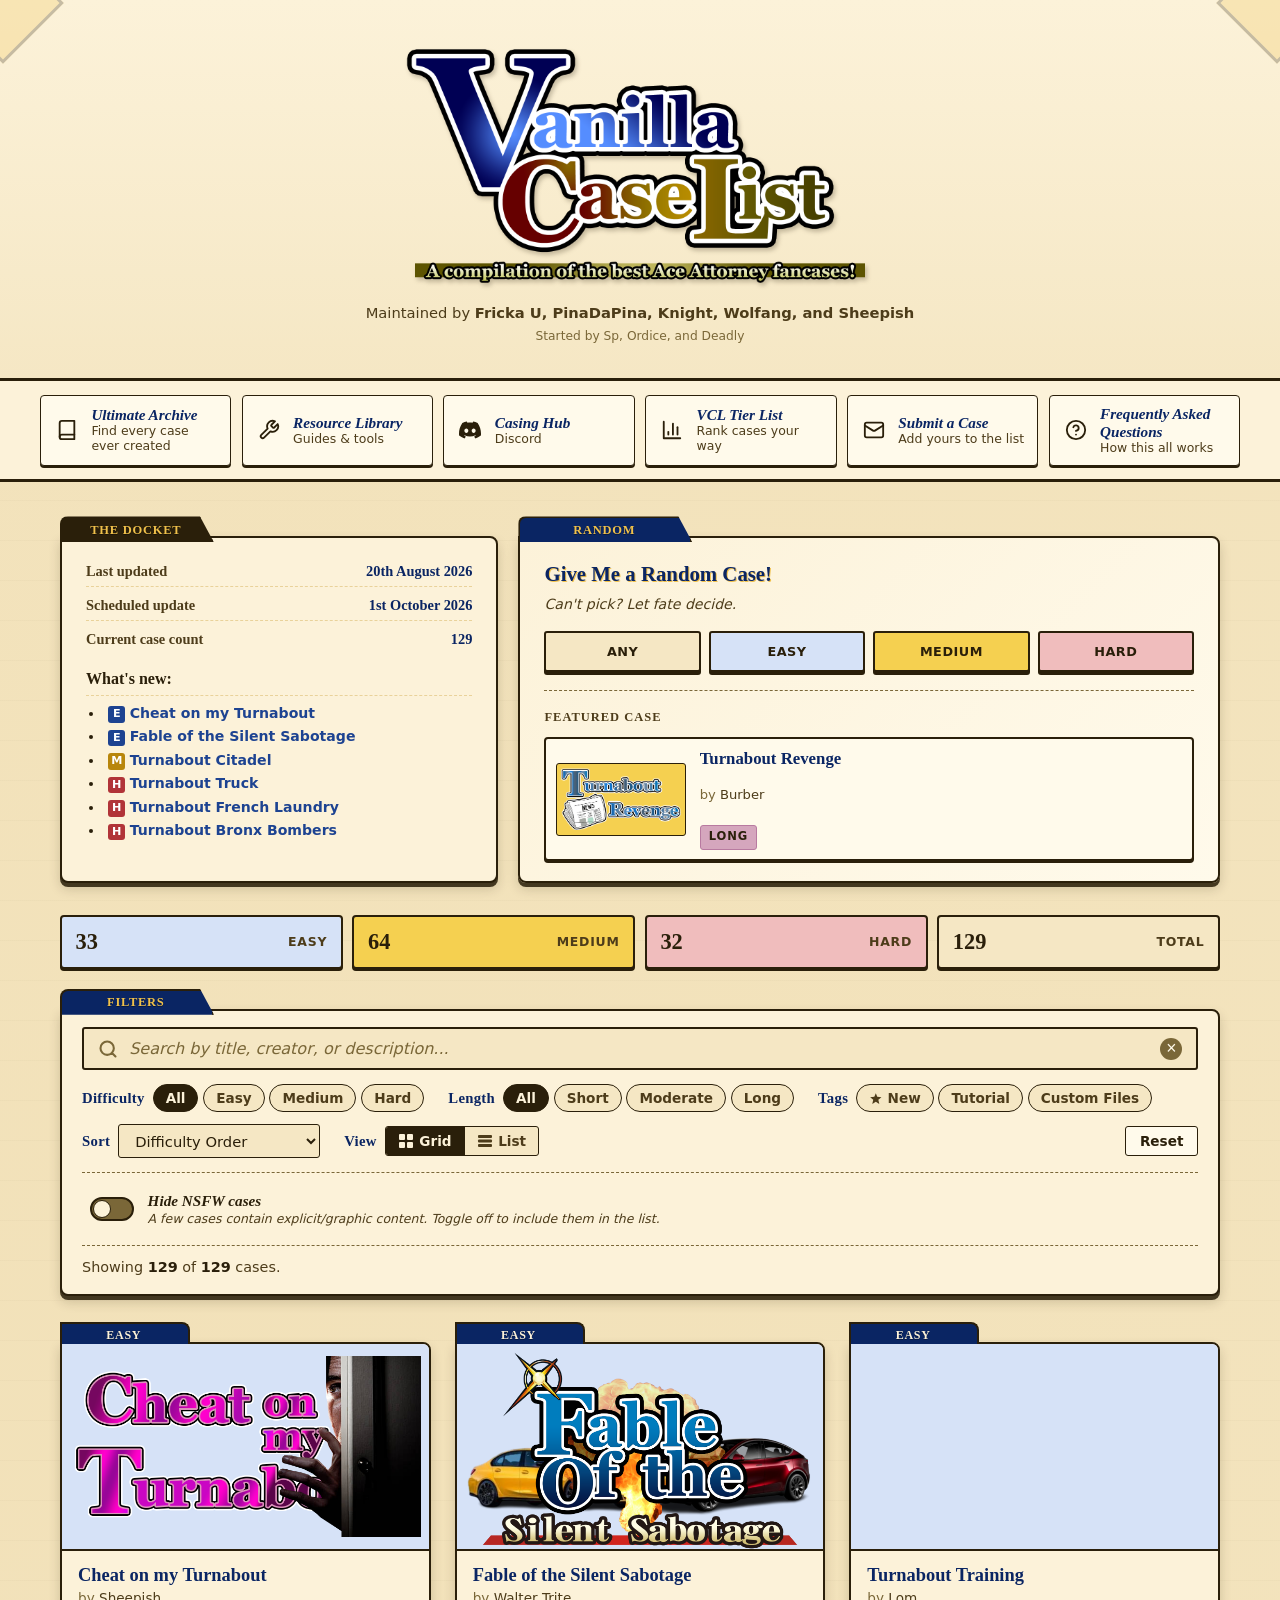
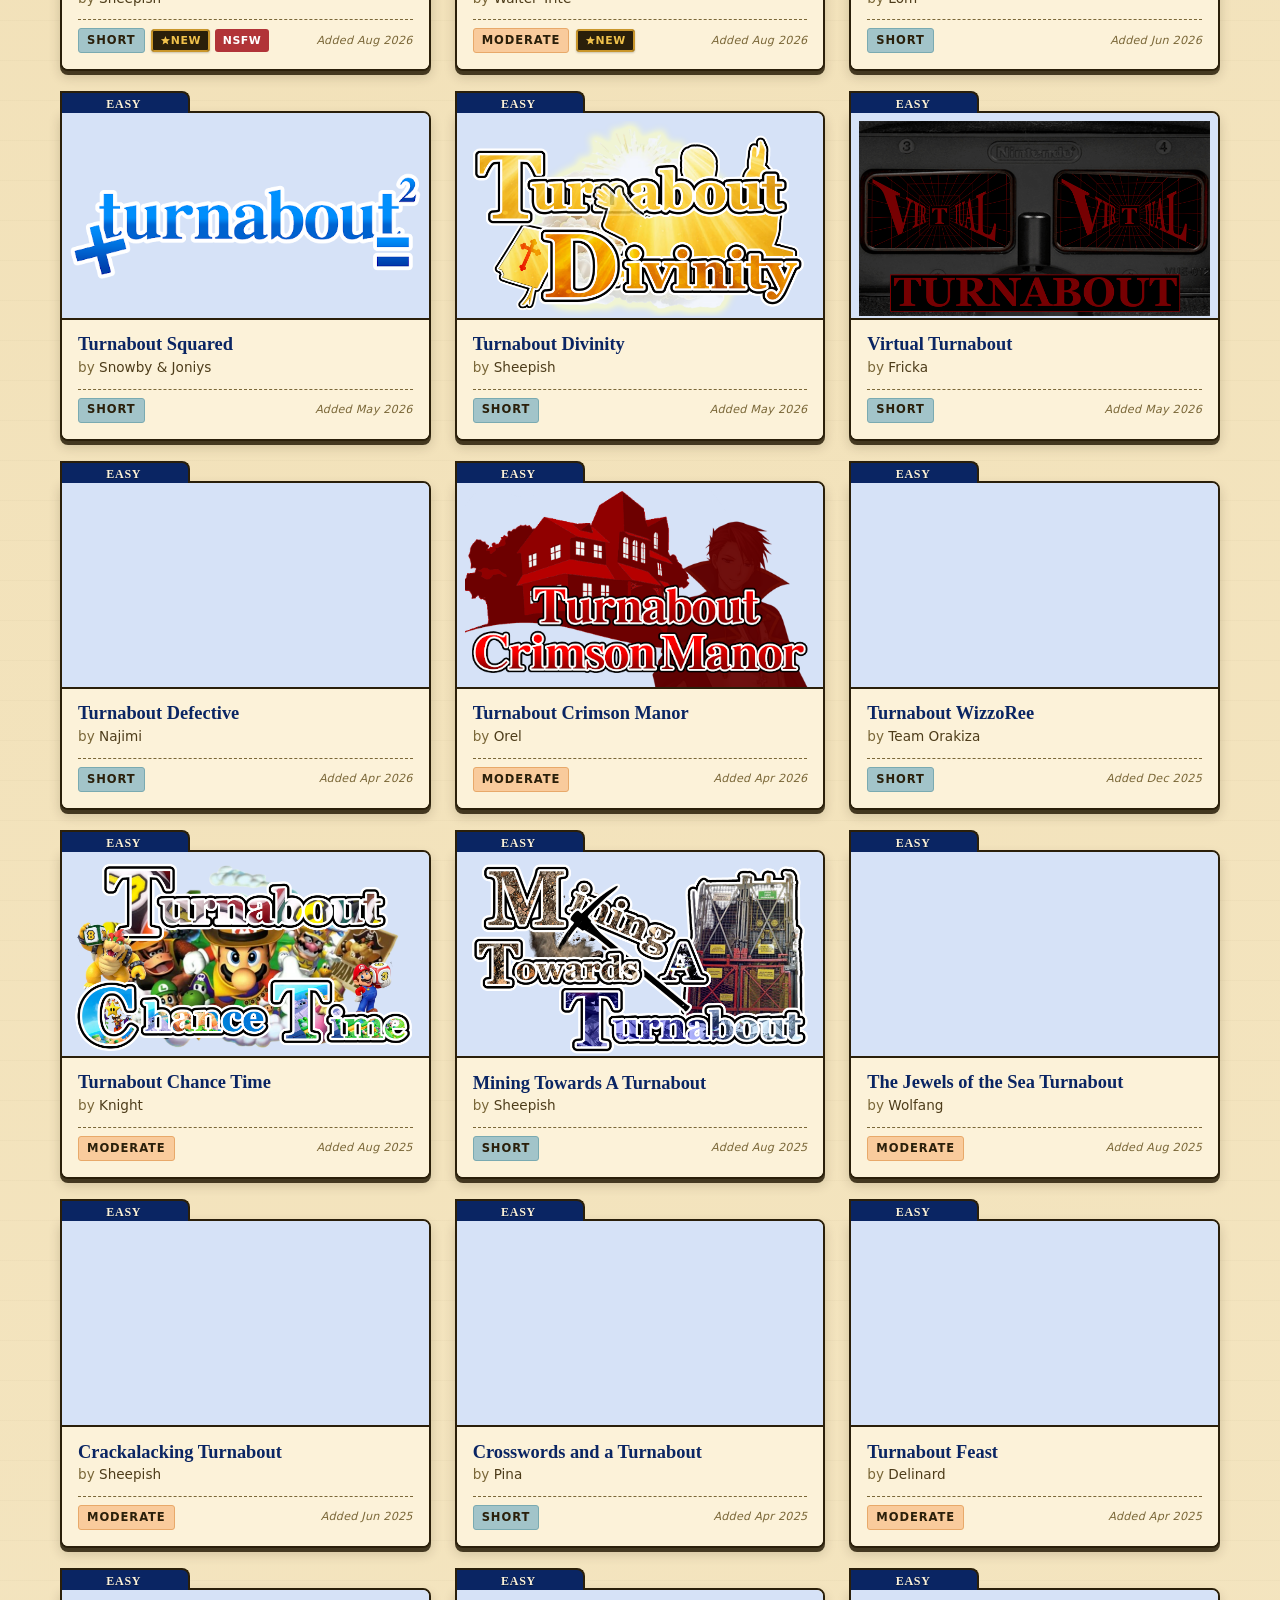
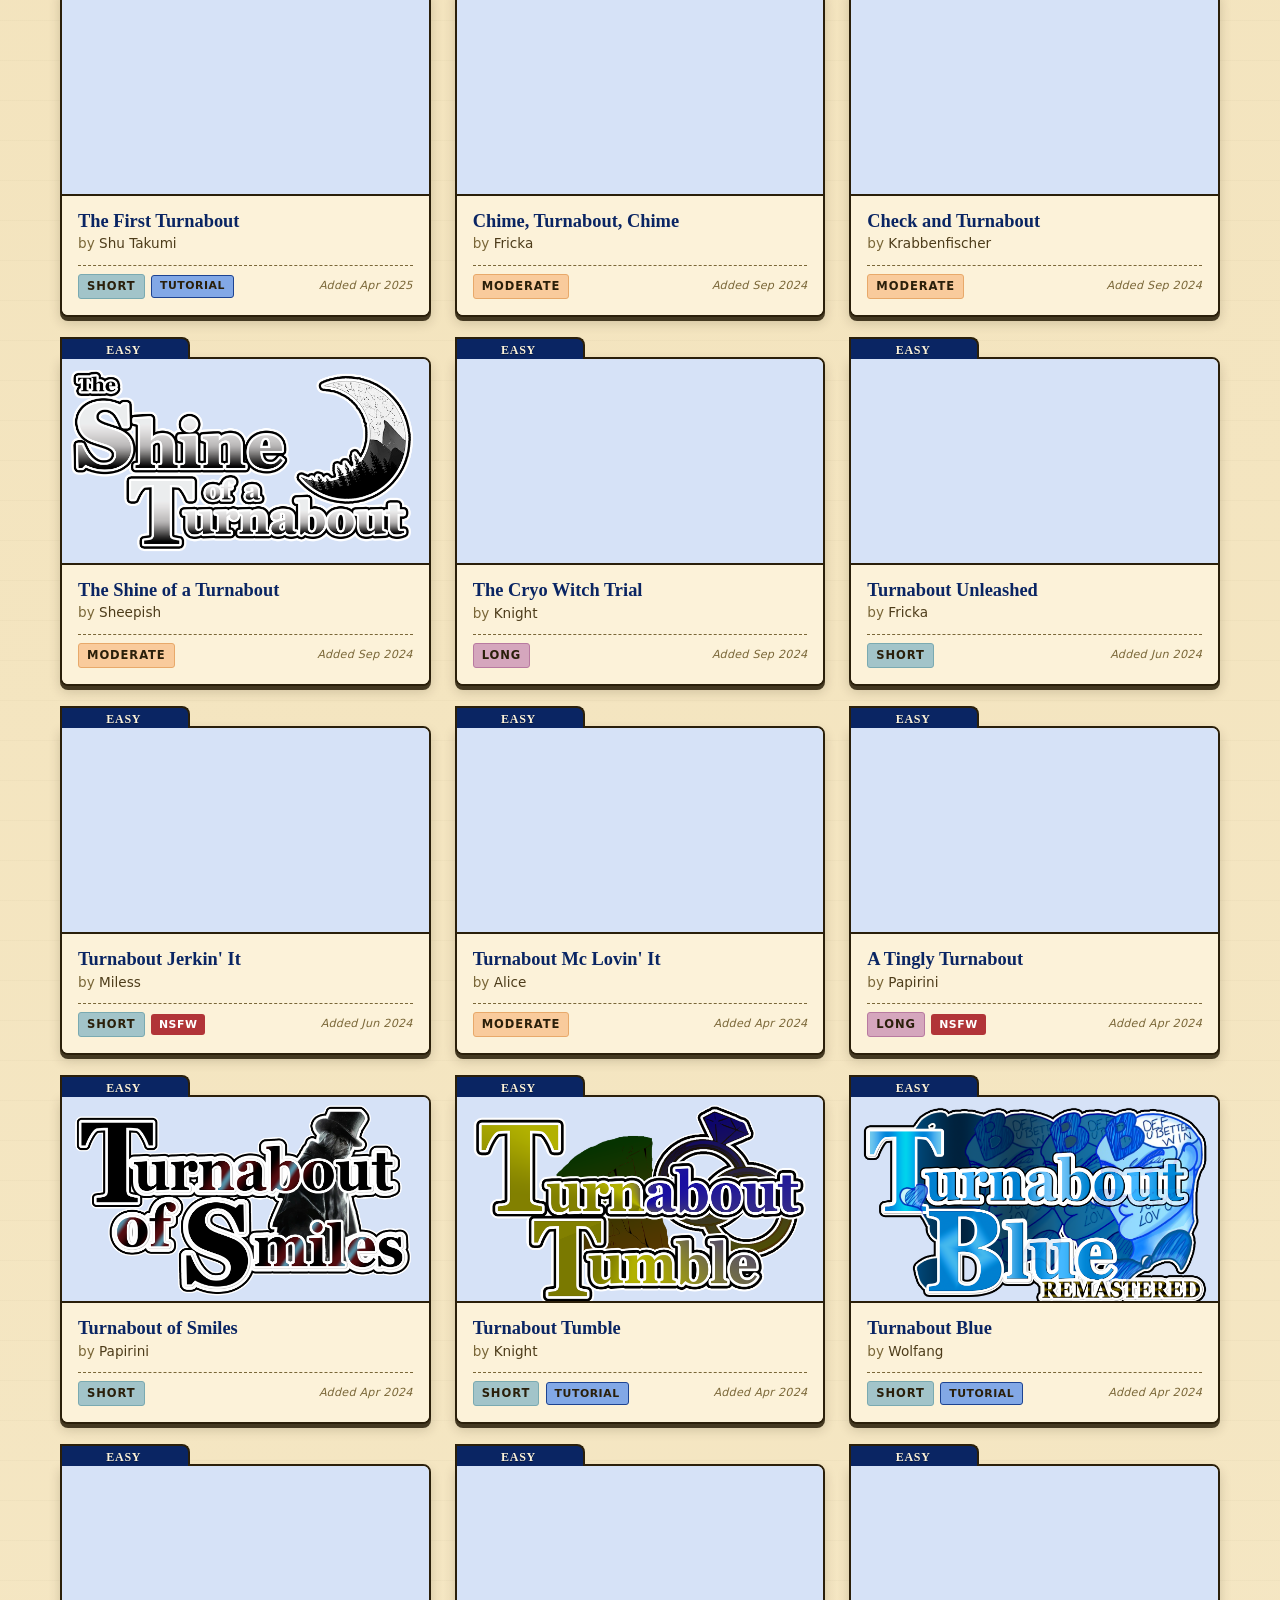
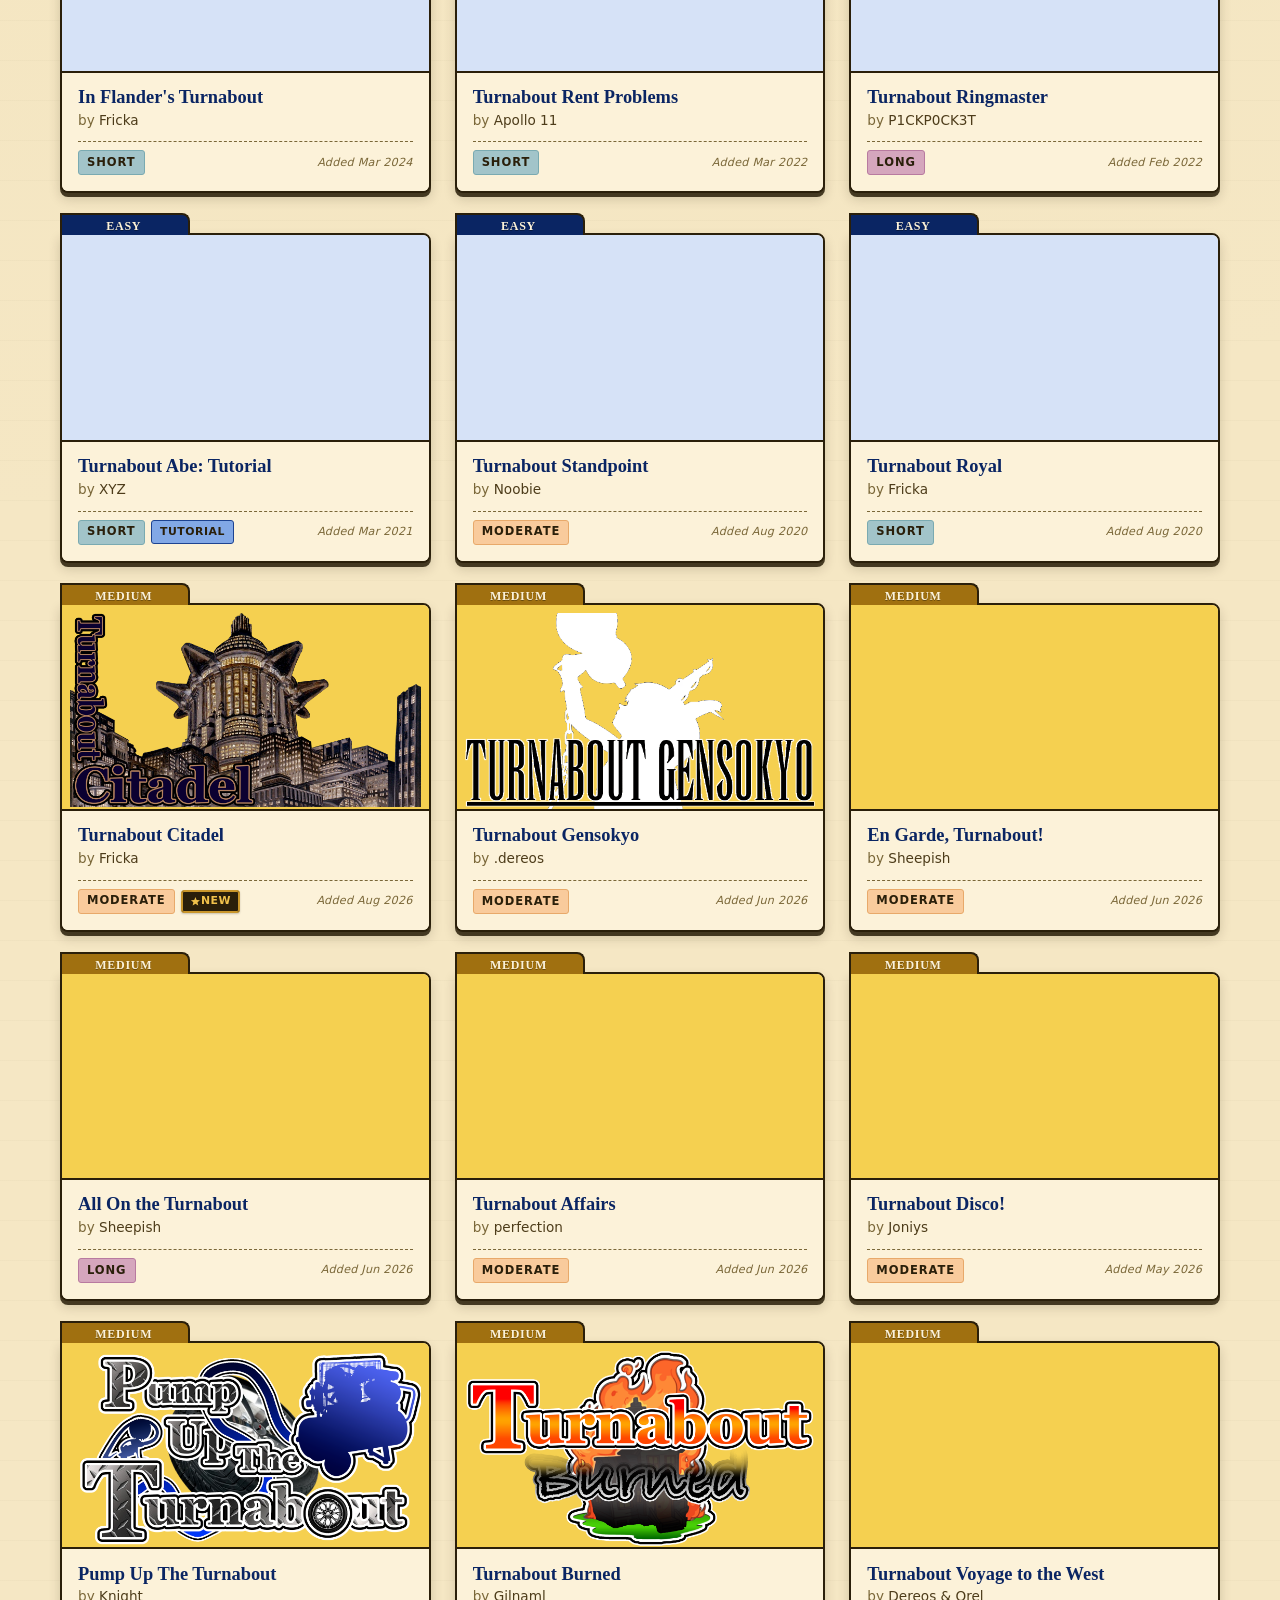
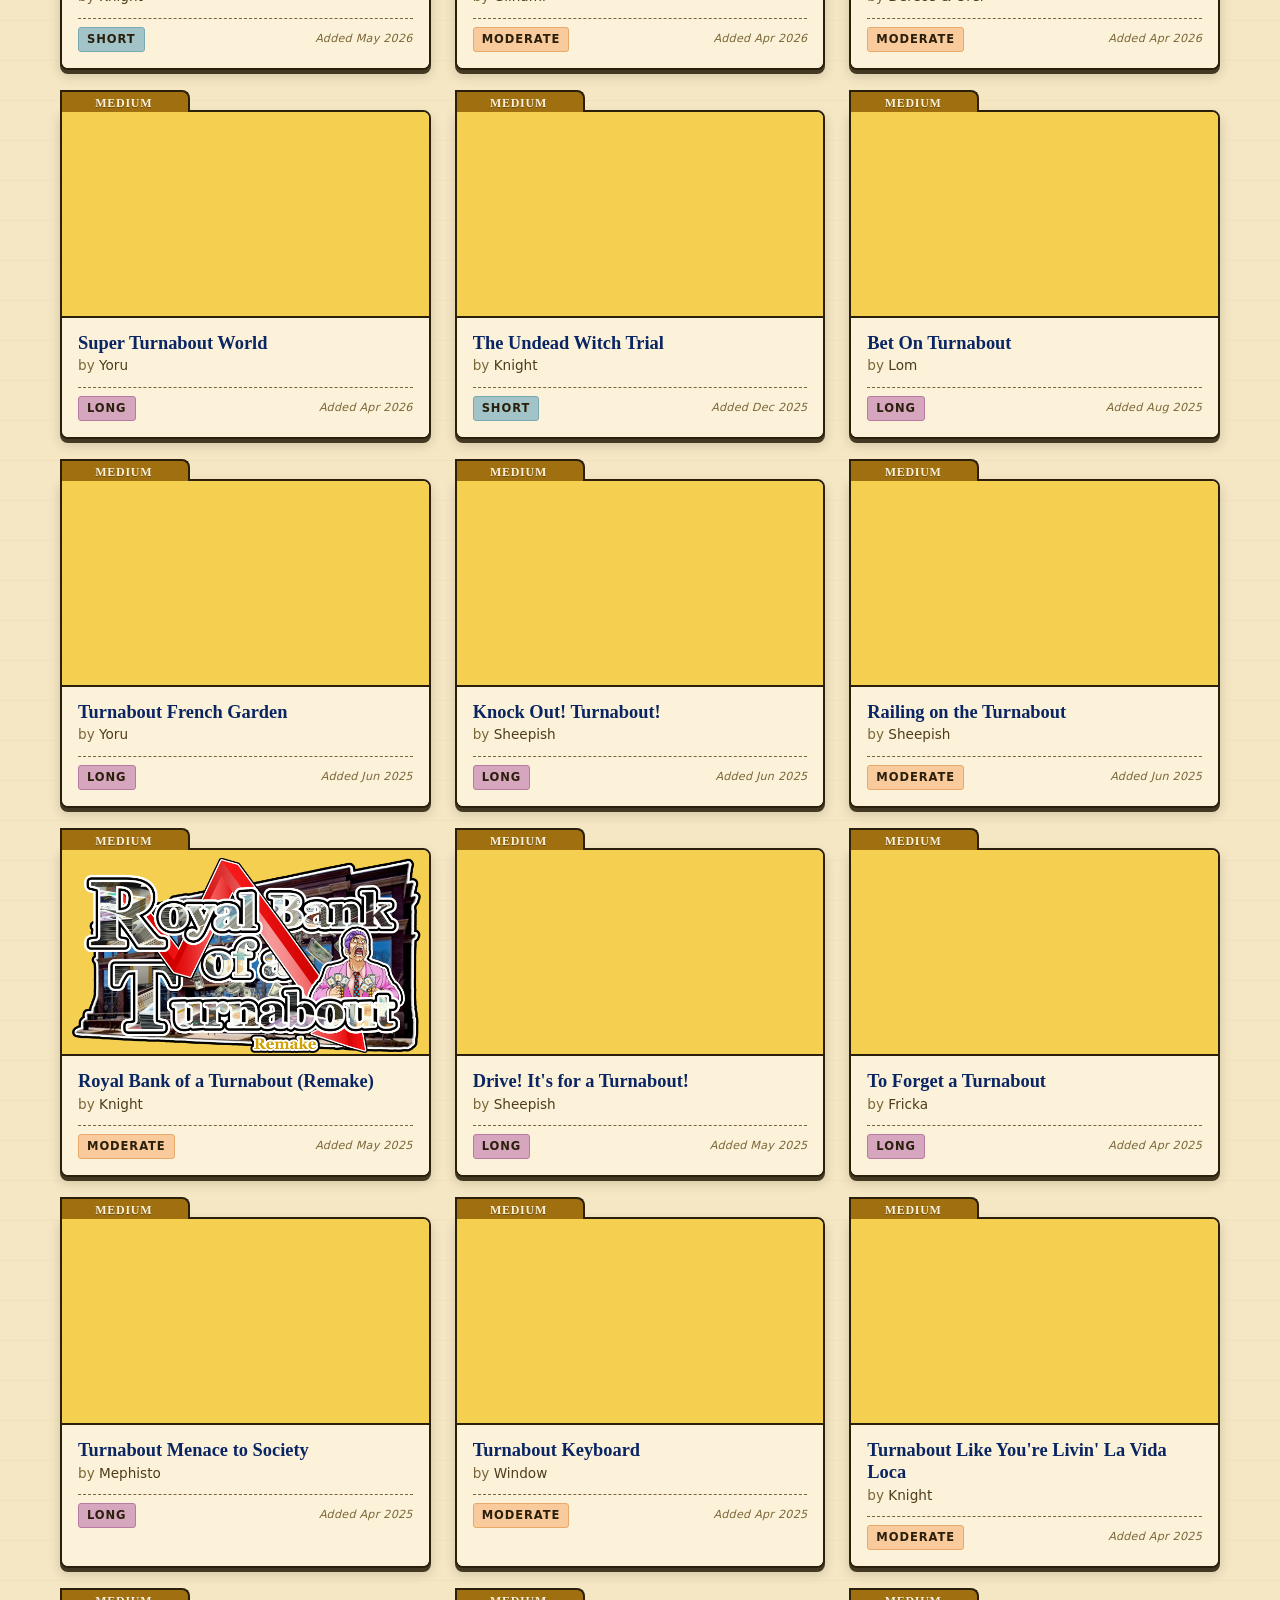
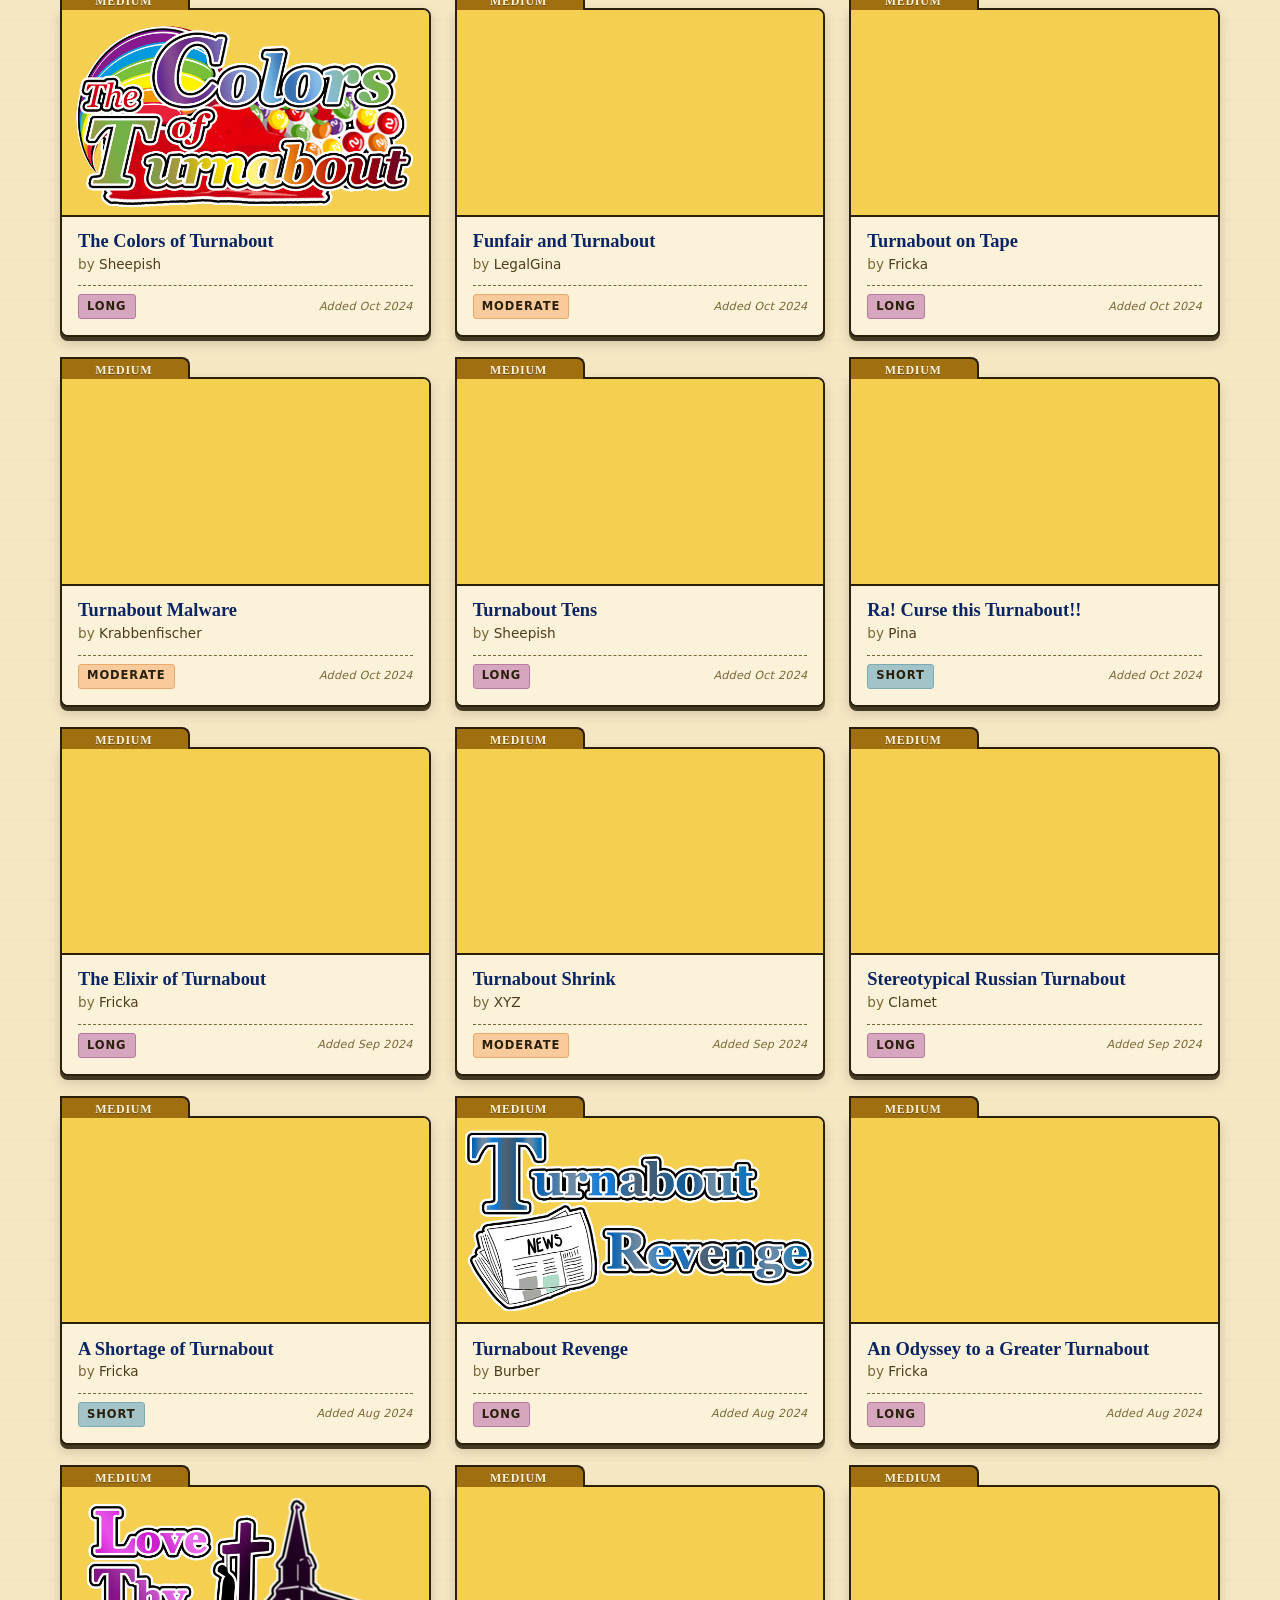
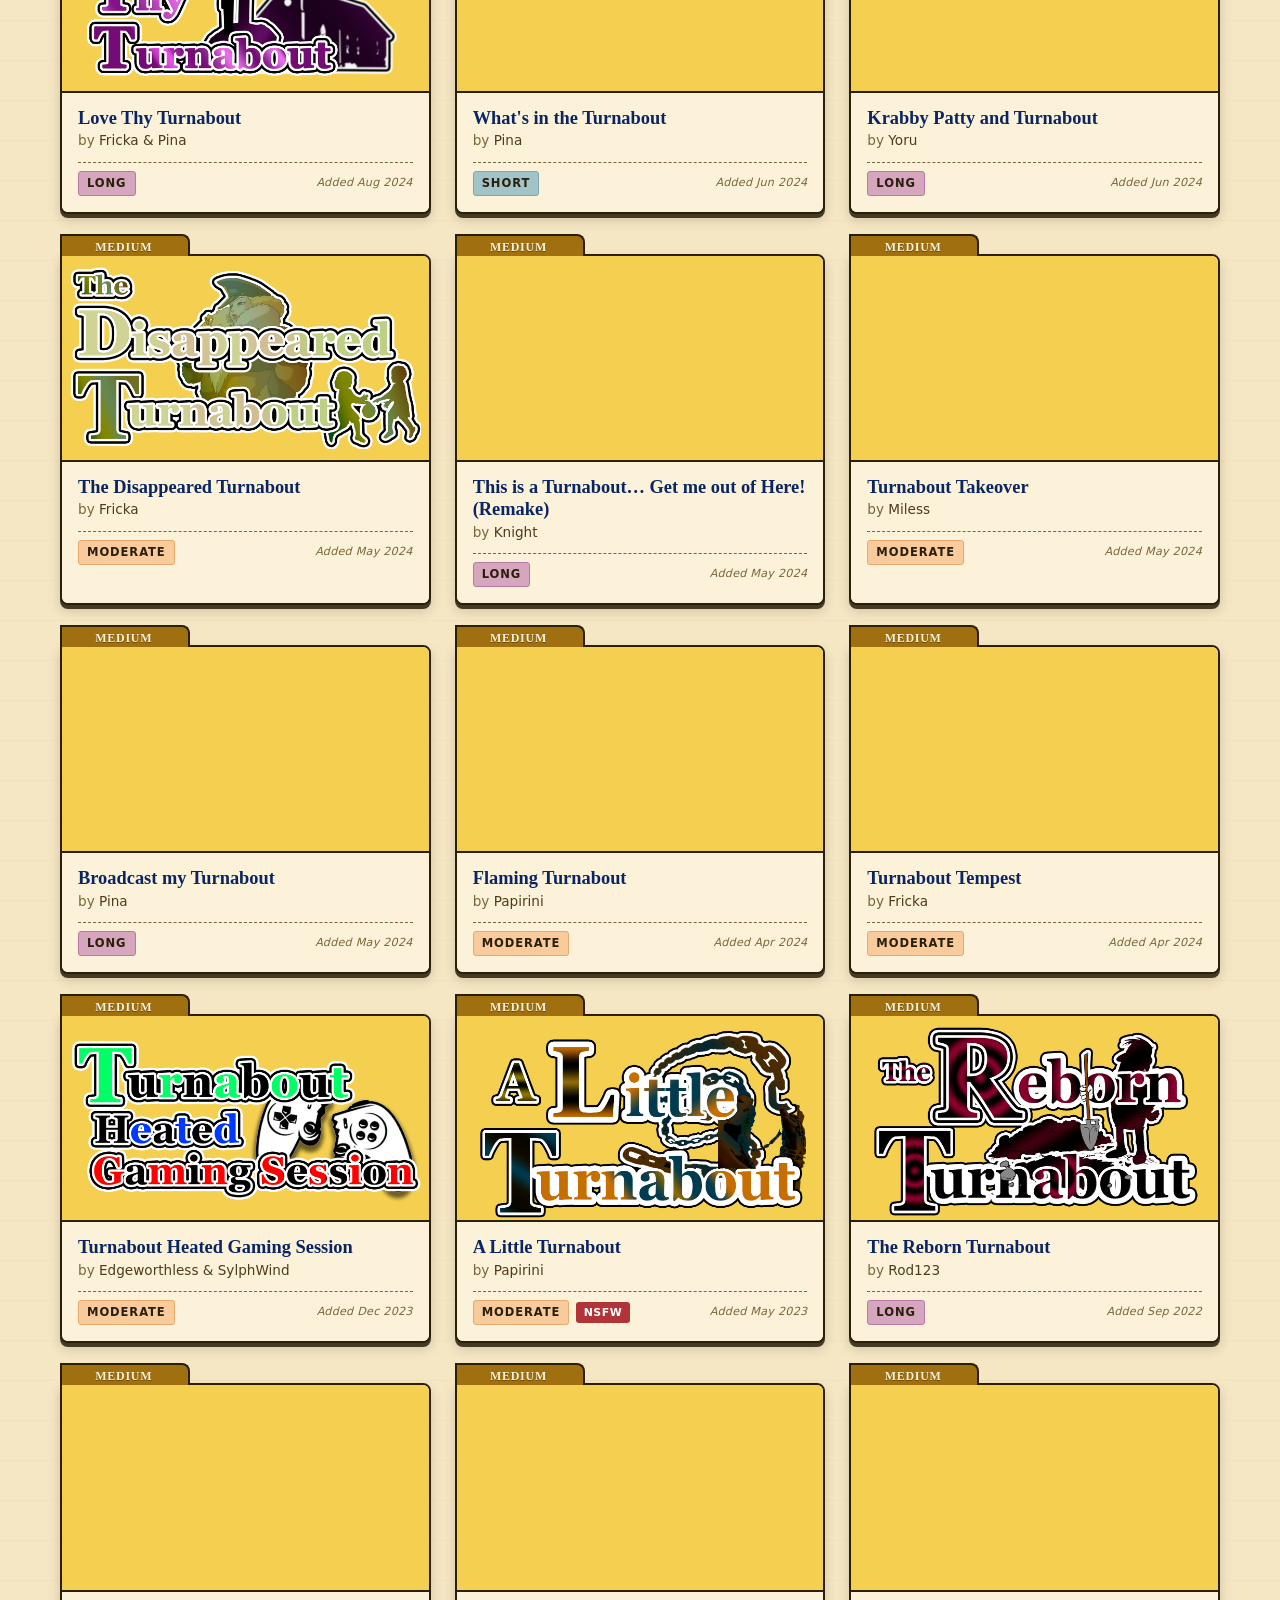
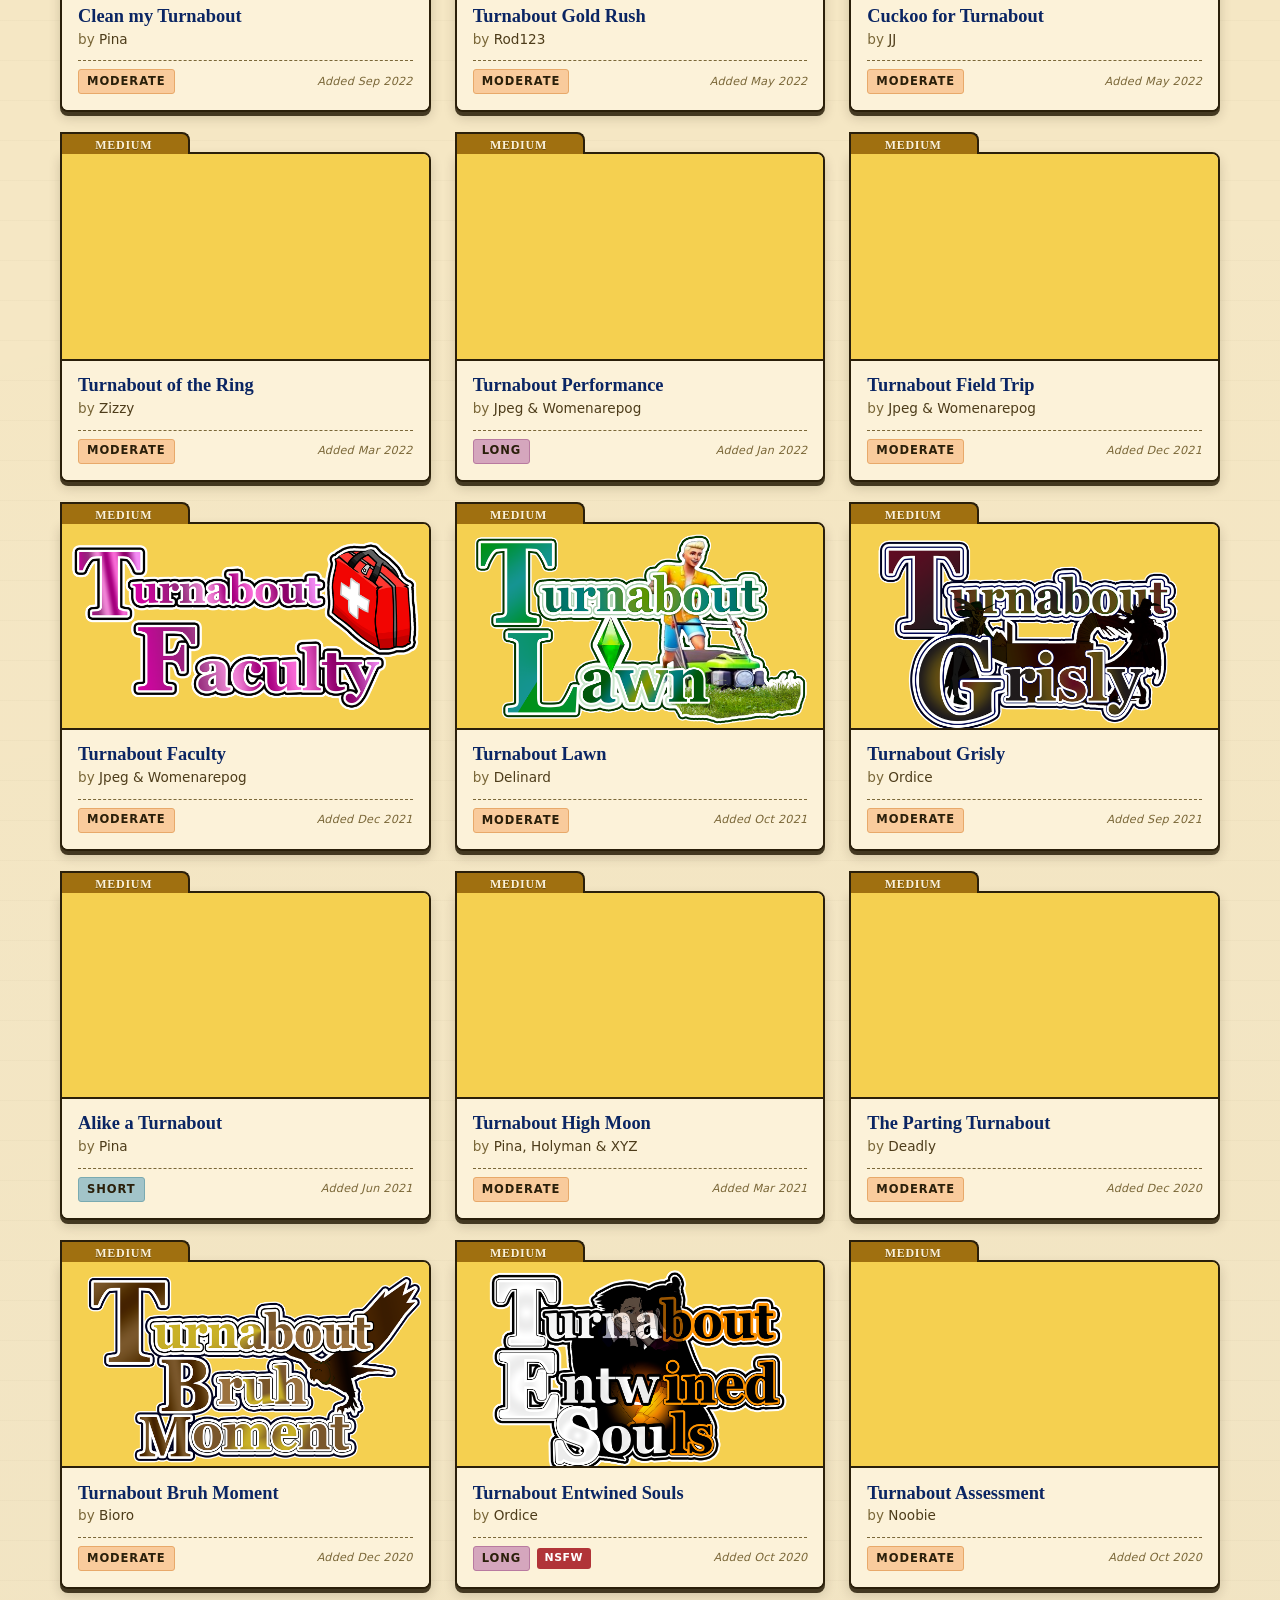
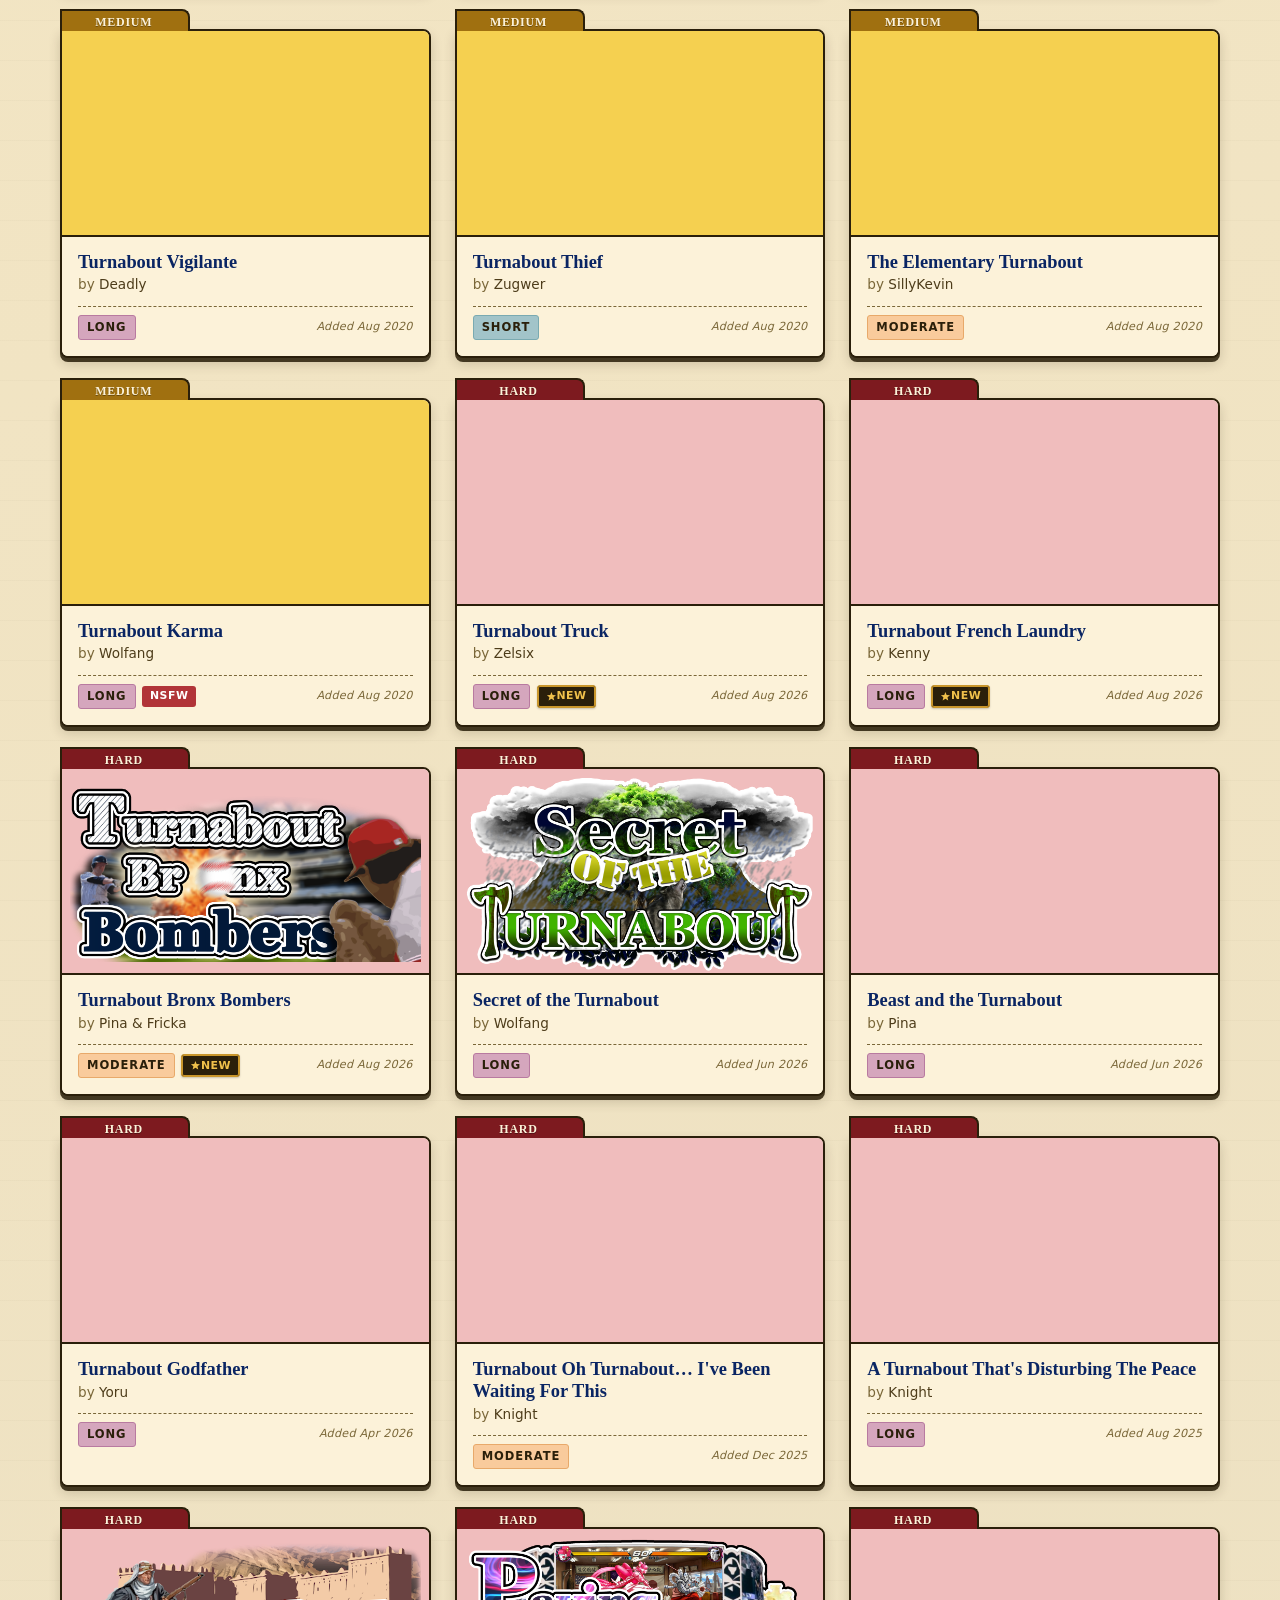
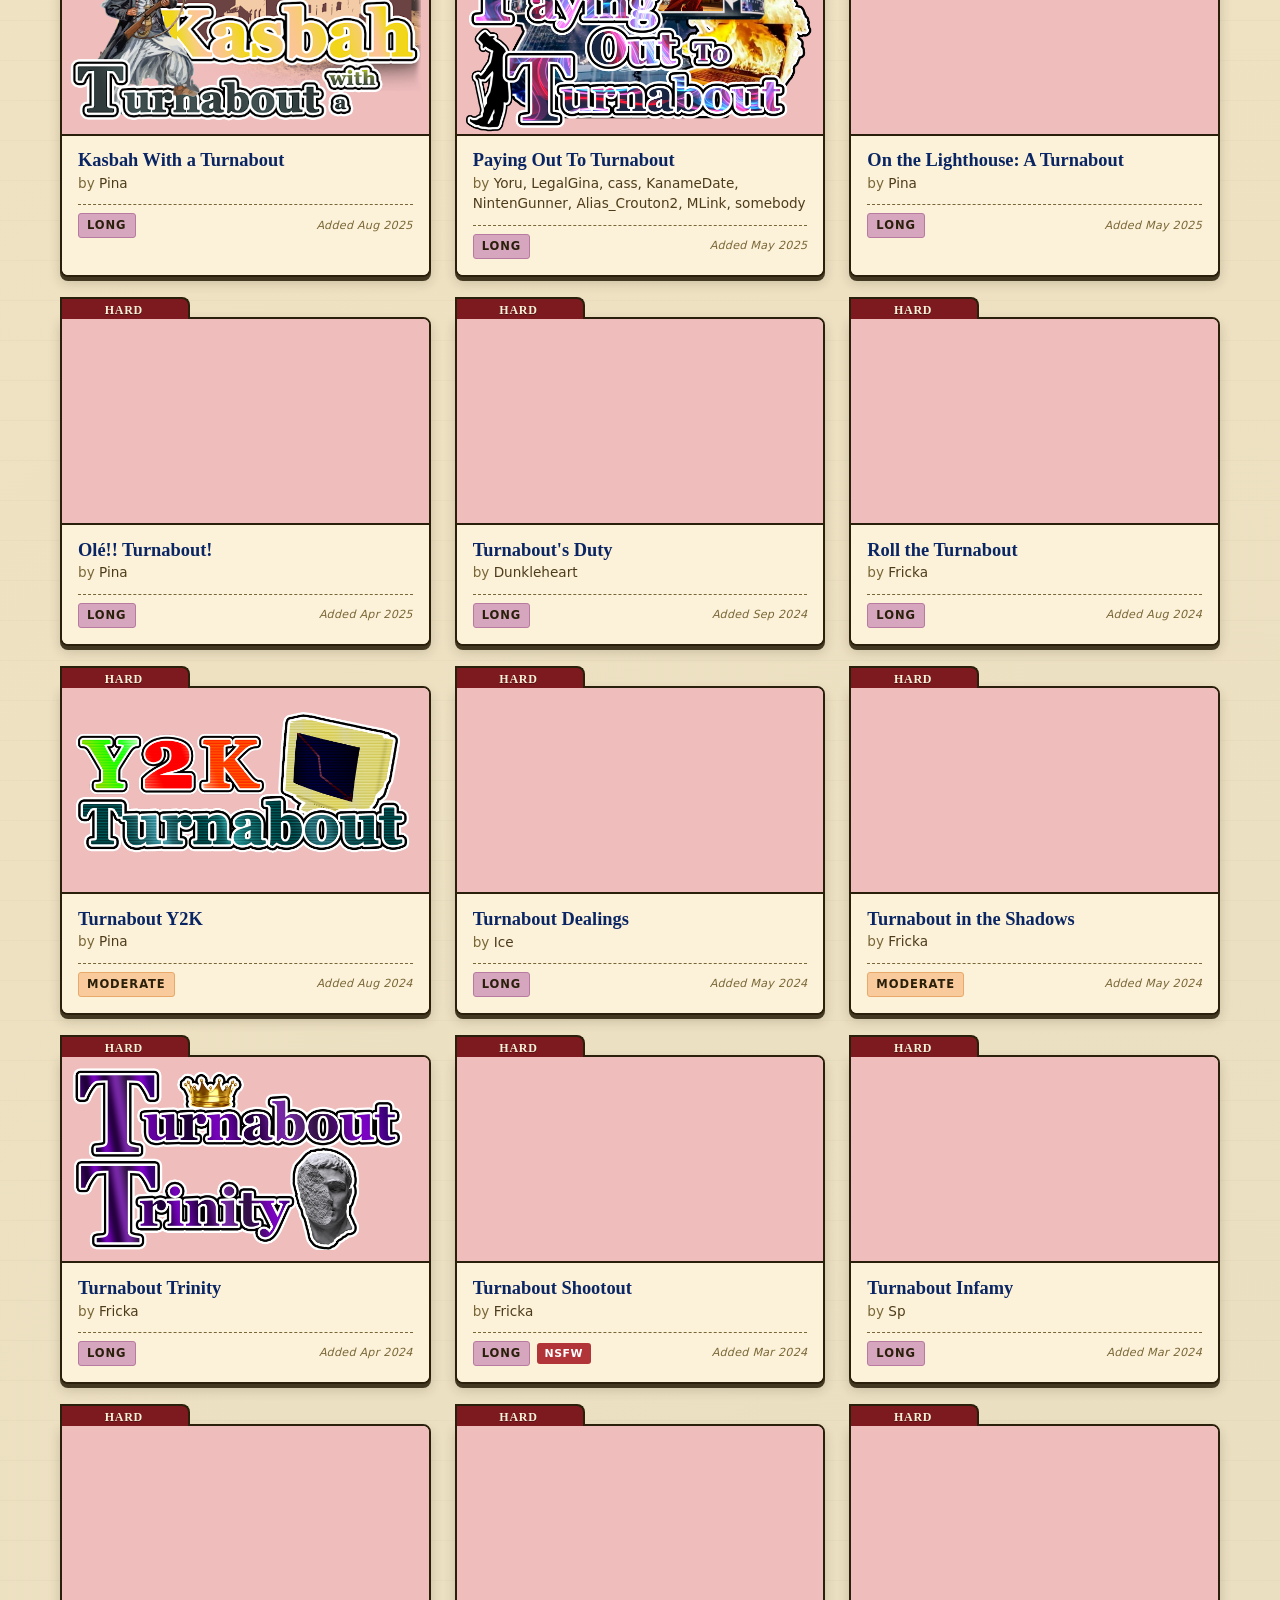
<file: index.html>
<!DOCTYPE html>
<html lang="en">

<head>
  <meta charset="UTF-8" />
  <script type="text/javascript">
    (function(c,l,a,r,i,t,y){
        c[a]=c[a]||function(){(c[a].q=c[a].q||[]).push(arguments)};
        t=l.createElement(r);t.async=1;t.src="https://www.clarity.ms/tag/"+i;
        y=l.getElementsByTagName(r)[0];y.parentNode.insertBefore(t,y);
    })(window, document, "clarity", "script", "xsotd1lpuk");
  </script>
  <meta name="viewport" content="width=device-width, initial-scale=1.0" />
  <title>Vanilla Case List</title>
  <meta name="description"
    content="The best Ace Attorney fan cases: for roleplay on Attorney Online, objection.lol, and beyond." />

  <!-- Favicons -->
  <link rel="icon" href="favicon.ico" sizes="any" />
  <link rel="icon" type="image/png" sizes="32x32" href="images/favicon-32.png" />
  <link rel="icon" type="image/png" sizes="16x16" href="images/favicon-16.png" />
  <link rel="apple-touch-icon" sizes="180x180" href="images/favicon-180.png" />

  <!-- Link preview (Discord, Facebook, etc.)
       og:image and twitter:image MUST be absolute URLs. All three pages use the
       same site root, so moving the site means changing that root here, in
       archive.html and in resources.html. See GITHUB_PAGES_SETUP.md. -->
  <meta property="og:type" content="website" />
  <meta property="og:site_name" content="Vanilla Case List" />
  <meta property="og:url" content="https://lublurrr.github.io/vanilla-test-list/" />
  <meta property="og:title" content="Vanilla Case List" />
  <meta property="og:description"
    content="The best Ace Attorney fan cases: for roleplay on Attorney Online, objection.lol, and beyond." />
  <meta property="og:image" content="https://lublurrr.github.io/vanilla-test-list/images/vcl-logo.png" />
  <meta property="og:image:width" content="1440" />
  <meta property="og:image:height" content="720" />
  <meta property="og:image:alt" content="Vanilla Case List logo" />

  <!-- Twitter Card -->
  <meta name="twitter:card" content="summary_large_image" />
  <meta name="twitter:title" content="Vanilla Case List" />
  <meta name="twitter:description"
    content="The best Ace Attorney fan cases: for roleplay on Attorney Online, objection.lol, and beyond." />
  <meta name="twitter:image" content="https://lublurrr.github.io/vanilla-test-list/images/vcl-logo.png" />

  <!-- Embed accent colour (the deep navy from the logo's "V") -->
  <meta name="theme-color" content="#0a2563" />

  <link rel="stylesheet" href="styles.css" />

<body>
  <header class="site-header">
    <div class="header-inner">
      <h1 class="site-title">
        <img class="site-logo" src="images/vcl-logo.png"
          alt="Vanilla Case List — A compilation of the best Vanilla cases!" />
      </h1>
      <p class="site-credits">
        Maintained by <strong>Fricka U, PinaDaPina, Knight, Wolfang, and Sheepish</strong><br>
        <small>Started by Sp, Ordice, and Deadly</small>
      </p>
    </div>
  </header>

  <!-- Resource link strip -->
  <nav class="resources-nav" aria-label="Related resources">
    <div class="resources-inner">
      <a class="resource-link" href="archive.html">
        <span class="resource-icon"><svg width="22" height="22" viewBox="0 0 24 24" fill="none" stroke="currentColor" stroke-width="2" stroke-linecap="round" stroke-linejoin="round" aria-hidden="true"><path d="M4 19.5A2.5 2.5 0 0 1 6.5 17H20"/><path d="M6.5 2H20v20H6.5A2.5 2.5 0 0 1 4 19.5v-15A2.5 2.5 0 0 1 6.5 2z"/></svg></span>
        <span class="resource-text"><strong>Ultimate Archive</strong><span>Find every case ever
            created</span></span>
      </a>
      <a class="resource-link" href="resources.html">
        <span class="resource-icon"><svg width="22" height="22" viewBox="0 0 24 24" fill="none" stroke="currentColor" stroke-width="2" stroke-linecap="round" stroke-linejoin="round" aria-hidden="true"><path d="M14.7 6.3a1 1 0 0 0 0 1.4l1.6 1.6a1 1 0 0 0 1.4 0l3.77-3.77a6 6 0 0 1-7.94 7.94l-6.91 6.91a2.12 2.12 0 0 1-3-3l6.91-6.91a6 6 0 0 1 7.94-7.94l-3.76 3.76z"/></svg></span>
        <span class="resource-text"><strong>Resource Library</strong><span>Guides &amp; tools</span></span>
      </a>
      <a class="resource-link" href="https://discord.gg/5VwA7zTpvv" target="_blank" rel="noopener noreferrer">
        <span class="resource-icon"><svg width="22" height="22" viewBox="0 0 24 24" fill="currentColor" aria-hidden="true"><path d="M20.317 4.3698a19.7913 19.7913 0 0 0-4.8851-1.5152.0741.0741 0 0 0-.0785.0371c-.211.3753-.4447.8648-.6083 1.2495-1.8447-.2762-3.68-.2762-5.4868 0-.1636-.3933-.4058-.8742-.6177-1.2495a.077.077 0 0 0-.0785-.037 19.7363 19.7363 0 0 0-4.8852 1.515.0699.0699 0 0 0-.0321.0277C.5334 9.0458-.319 13.5799.0992 18.0578a.0824.0824 0 0 0 .0312.0561c2.0528 1.5076 4.0413 2.4228 5.9929 3.0294a.0777.0777 0 0 0 .0842-.0276c.4616-.6304.8731-1.2952 1.226-1.9942a.076.076 0 0 0-.0416-.1057c-.6528-.2476-1.2743-.5495-1.8722-.8923a.077.077 0 0 1-.0076-.1277c.1258-.0943.2517-.1923.3718-.2914a.0743.0743 0 0 1 .0776-.0105c3.9278 1.7933 8.18 1.7933 12.0614 0a.0739.0739 0 0 1 .0785.0095c.1202.099.246.1981.3728.2924a.077.077 0 0 1-.0066.1276 12.2986 12.2986 0 0 1-1.873.8914.0766.0766 0 0 0-.0407.1067c.3604.698.7719 1.3628 1.225 1.9932a.076.076 0 0 0 .0842.0286c1.961-.6067 3.9495-1.5219 6.0023-3.0294a.077.077 0 0 0 .0313-.0552c.5004-5.177-.8382-9.6739-3.5485-13.6604a.061.061 0 0 0-.0312-.0286ZM8.02 15.3312c-1.1825 0-2.1569-1.0857-2.1569-2.419 0-1.3332.9555-2.4189 2.157-2.4189 1.2108 0 2.1757 1.0952 2.1568 2.419 0 1.3332-.9555 2.4189-2.1569 2.4189Zm7.9748 0c-1.1825 0-2.1569-1.0857-2.1569-2.419 0-1.3332.9554-2.4189 2.1569-2.4189 1.2108 0 2.1757 1.0952 2.1568 2.419 0 1.3332-.946 2.4189-2.1568 2.4189Z"/></svg></span>
        <span class="resource-text"><strong>Casing Hub</strong><span>Discord</span></span>
      </a>
      <a class="resource-link" href="https://tiermaker.com/create/vanilla-case-list-logos-17506473" target="_blank"
        rel="noopener noreferrer">
        <span class="resource-icon"><svg width="22" height="22" viewBox="0 0 24 24" fill="none" stroke="currentColor" stroke-width="2" stroke-linecap="round" stroke-linejoin="round" aria-hidden="true"><path d="M3 3v18h18"/><path d="M18 17V9"/><path d="M13 17V5"/><path d="M8 17v-3"/></svg></span>
        <span class="resource-text"><strong>VCL Tier List</strong><span>Rank cases your way</span></span>
      </a>
      <a class="resource-link resource-submit"
        href="https://docs.google.com/forms/d/e/1FAIpQLSevKI9XmbUKZlO_xm3kX7hg1PfYXNavnLzc1dCu0XNt3ndtEg/viewform?usp=sf_link"
        target="_blank" rel="noopener noreferrer">
        <span class="resource-icon"><svg width="22" height="22" viewBox="0 0 24 24" fill="none" stroke="currentColor" stroke-width="2" stroke-linecap="round" stroke-linejoin="round" aria-hidden="true"><rect width="20" height="16" x="2" y="4" rx="2"/><path d="m22 7-8.97 5.7a1.94 1.94 0 0 1-2.06 0L2 7"/></svg></span>
        <span class="resource-text"><strong>Submit a Case</strong><span>Add yours to the list</span></span>
      </a>
      <button class="resource-link resource-faq-toggle" type="button" id="faq-toggle" aria-expanded="false"
        aria-controls="faq-section">
        <span class="resource-icon"><svg width="22" height="22" viewBox="0 0 24 24" fill="none" stroke="currentColor" stroke-width="2" stroke-linecap="round" stroke-linejoin="round" aria-hidden="true"><circle cx="12" cy="12" r="10"/><path d="M9.09 9a3 3 0 0 1 5.83 1c0 2-3 3-3 3"/><path d="M12 17h.01"/></svg></span>
        <span class="resource-text"><strong>Frequently Asked Questions</strong><span>How this all works</span></span>
      </button>
    </div>
  </nav>

  <main>
    <!-- FAQ: hidden by default, toggled via the FAQ button in resources-nav -->
    <section class="faq-section" id="faq-section" hidden aria-label="Frequently asked questions">
      <div class="faq-inner">
        <p class="faq-intro">Everything you need to know about how the case list website works.</p>

        <details class="faq-item">
          <summary>How can I get my case added?</summary>
          <p>Use the form here: <a
              href="https://docs.google.com/forms/d/e/1FAIpQLSevKI9XmbUKZlO_xm3kX7hg1PfYXNavnLzc1dCu0XNt3ndtEg/viewform?usp=sf_link"
              target="_blank" rel="noopener noreferrer">submission form</a>.</p>
        </details>

        <details class="faq-item">
          <summary>What are the requirements for a case to be added?</summary>
          <p>It must be a fully-functional, complete case.
          <p>
          <p>This means a case that is not a Work in Progress, or a case with known plot-holes etc that can ruin the
            gameplay. </p>
          <p>It also should have a functional witness document that can be easily used by a witness. This means it
            should include appropriate notes. A clear path the case must go on should be made known to the witness.</p>
          <p>Requests required for truth should also be hinted towards in a testimony or by the court
            record, and should not be illogical, ie a request for something should've already been investigated, 
            like prints/blood on a murder weapon.</p>
          <p>Finally, make sure that your plot is at least logical and can be reasonably figured out by a person.</p>
        </details>

        <details class="faq-item">
          <summary>How do I select a case to play?</summary>
          <p>Click the case logo on the card, it'll open the case document. On mobile, the cards are a bit smaller but
            the link works the same way.</p>
        </details>

        <details class="faq-item">
          <summary>How do I change the way cases are organised?</summary>
          <p>Use the <strong>Sort</strong> dropdown above the grid. You can sort by:</p>
          <ul>
            <li><strong>Difficulty Order</strong>: the original case list's format</li>
            <li><strong>Length Order</strong>: Short, Moderate, Long</li>
            <li><strong>Alphabetical</strong>: A→Z or Z→A</li>
            <li><strong>Newest First</strong>: newest cases at the top</li>
          </ul>
          <p>You can also stack filters: e.g. show only Hard cases tagged "Custom Files".</p>
        </details>

        <details class="faq-item">
          <summary>I had an issue with a case on the list, how can I report it?</summary>
          <p>DM any issues to one of the editors on Discord: <strong>frickau</strong>, <strong>kfcgull</strong>, or
            <strong>pinadapina</strong>.
          </p>
        </details>

        <details class="faq-item">
          <summary>How can I get a case removed from the list?</summary>
          <p>For any reason, contact the editors on Discord: <strong>frickau</strong>, <strong>kfcgull</strong>, or
            <strong>pinadapina</strong>.
          </p>
        </details>

        <details class="faq-item">
          <summary>How long after submission until my case is added?</summary>
          <p>The goal is to add new cases monthly at the start of each month, but schedules can shift due to other
            circumstances.</p>
          <p>Your case will be tested by an editor, either by joining a run or supervising one (this run cannot involve
            the CM).</p>
          <p>You'll then be contacted via Discord with the approval/denial. If denied, a valid reason will be provided
            to help you improve the case.</p>
        </details>

        <details class="faq-item">
          <summary>How frequently is the list updated?</summary>
          <p>The aim is monthly updates on the first of every month at midnight GMT/BST (depending on Daylight Savings).
          </p>
        </details>

        <details class="faq-item">
          <summary>Can I submit Non-Vanilla?</summary>
          <p><strong>Yes</strong>, non-vanilla cases can be submitted. A Google Drive link with the required files for
            non-vanilla characters will be embedded in the <strong>Custom Files</strong> tag on the case card.</p>
        </details>

	<details class="faq-item">
          <summary>What constitutes a successful Non-CM Run?</summary>
          <p>If a run is completed fully to truth (or close enough to truth to confirm playability) without the CM 
	    witnessing the case, it constitutes a successful Non-CM run.</p>
	  <p>You are allowed as the CM to spectate the case or participate as the Judge, just as long as you do not
	    backseat the run and influence the cast.</p>
	  <p>Non-CM runs are typically hosted by editors or helpers, and may be participated in by them, though runs
	    can be merely supervised. You are allowed to run the Non-CM run yourself, as long as you ensure an editor
	    is notified and provided details of how the run went.</p>
        </details>

        <details class="faq-item">
          <summary>Are the Google Drive links safe to download?</summary>
          <p><strong>Yes</strong>, the editors made the Drive links themselves and they're 100% trusted. If you need
            help with ini-swapping or setting up the files, the <a
              href="https://docs.google.com/document/d/1XS_D2jgcGp_61gl2dnAozOop3shUC06HEPOT3iuaU-s/edit"
              target="_blank" rel="noopener noreferrer">Resource Library</a> has guides.</p>
        </details>

        <details class="faq-item">
          <summary>What do the tags mean?</summary>
          <p>Each case has tags in its description giving extra context:</p>
          <ul>
            <li><strong>Difficulty</strong> - approximate challenge for the defence: Easy, Medium, or Hard.</li>
            <li><strong>Length</strong> - average duration: Short (&lt;3 hours), Moderate (3–5 hours), Long (5+ hours).
            </li>
            <li><strong><svg width="1em" height="1em" viewBox="0 0 24 24" fill="currentColor" aria-hidden="true" style="vertical-align:-0.15em"><path d="M12 2 L14.6 8.6 L22 9.2 L16.5 13.9 L18.2 21 L12 17.3 L5.8 21 L7.5 13.9 L2 9.2 L9.4 8.6 Z"/></svg> NEW</strong> - recently added in the latest update.</li>
            <li><strong>Tutorial Case</strong> - recommended for starters in the Easy category.</li>
            <li><strong>NSFW</strong> - explicit sexual and/or graphic content. Toggle "Hide NSFW cases" in the filter
              row to remove these from the list.</li>
            <li><strong>Custom Files</strong> - needs additional asset files; click the button in the card pop-up to download them.</li>
          </ul>
        </details>

        <details class="faq-item">
          <summary>Why is [X] case missing?</summary>
          <p>Cases are reviewed for playability. If a case doesn't meet the conditions outlined above, it's likely been
            removed or denied.</p>
          <p>For more in-depth info on why a case got removed/denied, contact the editors on Discord
            (<strong>frickau</strong>, <strong>kfcgull</strong>, <strong>pinadapina</strong>).</p>
        </details>

        <details class="faq-item">
          <summary>How can I get a logo for my case?</summary>
          <p>Logos are made for every approved VCL case. If you'd like to use the logo for your own case page, ask an
            editor for permission and credit them on the case.</p>
          <p>Logos generally aren't created for cases that aren't going on VCL, they take time to make.</p>
          <p>Logos are made by <strong>Wolfang</strong> (Discord: luwolfang), <strong>Fricka</strong>,
            <strong>Pina</strong>, and <strong>Knight</strong>. Don't use them without permission.
          </p>
        </details>

        <details class="faq-item">
          <summary>Can I change the logo for my case?</summary>
          <p>If you don't like the provided logo, or have a different idea, DM an editor on Discord and they'll try to
            help suit the design to your needs. If you want to make your own, they can offer guidance on that too (no
            guarantees).</p>
        </details>

        <details class="faq-item">
          <summary>What constitutes a case being NSFW?</summary>
          <p>A case depicting murder is far from enough to be NSFW (that's what Ace Attorney is built on). NSFW means
            more overt and gruesome depictions: gore images, evidence with technical/violent imagery that may unsettle
            some viewers.</p>
          <p>NSFW also includes nudity or sexual themes that aren't appropriate for minors. A case can touch on these
            themes (and sensitive topics like suicide) as long as it isn't overly explicit.</p>
        </details>

        <details class="faq-item">
          <summary>How do I make a case?</summary>
          <p>Everyone has their own approach, but Fricka has written a guide that can help and provide advice on
            supporting VCL. <a
              href="https://docs.google.com/document/d/1WRAzGB8P_5c5U5r9fA5WSmofkKHAedZardhwn7dbIu4/edit?tab=t.0"
              target="_blank" rel="noopener noreferrer">Find the guide here</a>.</p>
        </details>

        <p class="faq-footer-note">Have a different question? Reach an editor on Discord: <strong>frickau</strong>,
          <strong>kfcgull</strong>, or <strong>pinadapina</strong>.
        </p>
      </div>
    </section>

    <!-- Random + Docket-Info + Stats Panel -->
    <section class="random-panel">
      <div class="docket-info-card" data-tab-label="The Docket" id="docket-info">
        <div class="docket-rows">
          <div class="docket-row">
            <span class="docket-label">Last updated</span>
            <span class="docket-value" id="info-last-updated">—</span>
          </div>
          <div class="docket-row">
            <span class="docket-label">Scheduled update</span>
            <span class="docket-value" id="info-scheduled">—</span>
          </div>
          <div class="docket-row">
            <span class="docket-label">Current case count</span>
            <span class="docket-value" id="info-count">—</span>
          </div>
        </div>
        <div class="docket-whats-new">
          <h4 class="docket-subhead">What's new:</h4>
          <ul id="info-whats-new" class="whats-new-list"></ul>
        </div>
      </div>
      <div class="random-card" data-tab-label="Random">
        <div class="random-card-body">
          <h2>Give Me a Random Case!</h2>
          <p class="random-sub">Can't pick? Let fate decide.</p>
          <div class="random-buttons">
            <button class="btn-random btn-any" data-difficulty="any">Any</button>
            <button class="btn-random btn-easy" data-difficulty="easy">Easy</button>
            <button class="btn-random btn-medium" data-difficulty="medium">Medium</button>
            <button class="btn-random btn-hard" data-difficulty="hard">Hard</button>
          </div>
        </div>
        <!-- Featured case fills the empty space below the buttons -->
        <div class="featured-case" id="featured-case">
          <span class="featured-label">Featured Case</span>
          <!-- Filled by app.js renderFeatured() -->
        </div>
      </div>
    </section>

    <!-- Stats summary as its own narrow row -->
    <section class="stats-strip">
      <div class="stat-pill stat-easy"><span class="stat-num" id="stat-easy">—</span> <span
          class="stat-label">Easy</span></div>
      <div class="stat-pill stat-medium"><span class="stat-num" id="stat-medium">—</span> <span
          class="stat-label">Medium</span></div>
      <div class="stat-pill stat-hard"><span class="stat-num" id="stat-hard">—</span> <span
          class="stat-label">Hard</span></div>
      <div class="stat-pill stat-total"><span class="stat-num" id="stat-total">—</span> <span
          class="stat-label">Total</span></div>
    </section>

    <!-- Filter Toolbar -->
    <section class="toolbar">
      <div class="toolbar-row toolbar-search">
        <label class="search-wrap">
          <svg class="search-icon" viewBox="0 0 24 24" width="20" height="20" aria-hidden="true">
            <path fill="none" stroke="currentColor" stroke-width="2.5" stroke-linecap="round"
              d="M11 19a8 8 0 1 1 0-16 8 8 0 0 1 0 16zm5.5-2.5L21 21" />
          </svg>
          <input type="search" id="search" placeholder="Search by title, creator, or description..."
            autocomplete="off" />
          <button type="button" id="search-clear" class="search-clear" aria-label="Clear search" hidden>×</button>
        </label>
      </div>

      <div class="toolbar-row toolbar-filters">
        <div class="filter-group">
          <span class="filter-label">Difficulty</span>
          <div class="chips" data-filter="difficulty">
            <button class="chip chip-all is-active" data-value="all">All</button>
            <button class="chip chip-easy" data-value="easy">Easy</button>
            <button class="chip chip-medium" data-value="medium">Medium</button>
            <button class="chip chip-hard" data-value="hard">Hard</button>
          </div>
        </div>

        <div class="filter-group">
          <span class="filter-label">Length</span>
          <div class="chips" data-filter="length">
            <button class="chip is-active" data-value="all">All</button>
            <button class="chip chip-length-short" data-value="Short">Short</button>
            <button class="chip chip-length-moderate" data-value="Moderate">Moderate</button>
            <button class="chip chip-length-long" data-value="Long">Long</button>
          </div>
        </div>

        <div class="filter-group">
          <span class="filter-label">Tags</span>
          <div class="chips" data-filter="tags">
            <button class="chip chip-tag-new" data-value="NEW"><svg width="1em" height="1em" viewBox="0 0 24 24" fill="currentColor" aria-hidden="true" style="vertical-align:-0.15em"><path d="M12 2 L14.6 8.6 L22 9.2 L16.5 13.9 L18.2 21 L12 17.3 L5.8 21 L7.5 13.9 L2 9.2 L9.4 8.6 Z"/></svg> New</button>
            <button class="chip chip-tag-tutorial" data-value="Tutorial Case">Tutorial</button>
            <button class="chip chip-tag-custom" data-value="CUSTOM FILES">Custom Files</button>
          </div>
        </div>

        <div class="filter-group filter-sort">
          <span class="filter-label">Sort</span>
          <select id="sort">
            <option value="default">Difficulty Order</option>
            <option value="length">Length Order</option>
            <option value="alpha">Alphabetical (A–Z)</option>
            <option value="alpha-desc">Alphabetical (Z–A)</option>
            <option value="newest">Most Recently Added</option>
          </select>
        </div>

        <div class="filter-group filter-view">
          <span class="filter-label">View</span>
          <div class="view-toggle" role="group" aria-label="View mode">
            <button type="button" class="view-btn is-active" data-view="grid" aria-pressed="true" title="Grid view">
              <svg viewBox="0 0 16 16" width="16" height="16" aria-hidden="true">
                <rect x="1" y="1" width="6" height="6" rx="1" fill="currentColor" />
                <rect x="9" y="1" width="6" height="6" rx="1" fill="currentColor" />
                <rect x="1" y="9" width="6" height="6" rx="1" fill="currentColor" />
                <rect x="9" y="9" width="6" height="6" rx="1" fill="currentColor" />
              </svg>
              <span>Grid</span>
            </button>
            <button type="button" class="view-btn" data-view="list" aria-pressed="false"
              title="List view (like the original doc)">
              <svg viewBox="0 0 16 16" width="16" height="16" aria-hidden="true">
                <rect x="1" y="2" width="14" height="3" rx="1" fill="currentColor" />
                <rect x="1" y="6.5" width="14" height="3" rx="1" fill="currentColor" />
                <rect x="1" y="11" width="14" height="3" rx="1" fill="currentColor" />
              </svg>
              <span>List</span>
            </button>
          </div>
        </div>

        <button class="reset-btn" id="reset-filters" type="button">Reset</button>
      </div>

      <!-- NSFW gate: dedicated toggle so the polarity is unambiguous.
           Default ON = NSFW cases are hidden. Toggle OFF to show them. -->
      <div class="toolbar-row toolbar-nsfw">
        <label class="nsfw-toggle">
          <input type="checkbox" id="hide-nsfw" />
          <span class="nsfw-toggle-track" aria-hidden="true">
            <span class="nsfw-toggle-thumb"></span>
          </span>
          <span class="nsfw-toggle-text">
            <strong>Hide NSFW cases</strong>
            <span class="nsfw-toggle-hint">A few cases contain explicit/graphic content. Toggle off to include them in
              the list.</span>
          </span>
        </label>
      </div>

      <div class="results-count" id="results-count" aria-live="polite"></div>
    </section>

    <!-- Cases Grid -->
    <section class="cases-section">
      <div class="cases-grid" id="cases-grid"></div>
      <div class="empty-state" id="empty-state" hidden>
        <p class="empty-title">No cases match your filters.</p>
        <p class="empty-sub">Hold it! Try adjusting your search or hit reset.</p>
        <button class="reset-btn" type="button" onclick="document.getElementById('reset-filters').click()">Reset
          filters</button>
      </div>
    </section>
  </main>

  <footer class="site-footer">
    <p>The best Ace Attorney fan cases: for roleplay on Attorney Online, objection.lol, and beyond.</p>
    <p class="footer-small">Click any case to open its document. Cases courtesy of their respective creators.</p>
  </footer>

  <!-- Random Case Modal -->
  <div class="modal" id="random-modal" hidden role="dialog" aria-modal="true" aria-labelledby="random-modal-title">
    <div class="modal-backdrop" data-close></div>
    <div class="modal-body">
      <button class="modal-close" data-close aria-label="Close">×</button>
      <h2 id="random-modal-title" class="modal-title">Your Random Case</h2>
      <div id="random-result"></div>
      <div class="modal-actions">
        <button class="btn-random" id="random-again">Roll Again</button>
        <button class="btn-secondary" data-close>Close</button>
      </div>
    </div>
  </div>

  <!-- Case Detail Modal -->
  <div class="modal" id="case-modal" hidden role="dialog" aria-modal="true" aria-labelledby="case-modal-title">
    <div class="modal-backdrop" data-close></div>
    <div class="modal-body case-modal-body">
      <button class="modal-close" data-close aria-label="Close">×</button>
      <div id="case-modal-content"></div>
    </div>
  </div>

  <script src="app.js"></script>
</body>

</html>
</file>
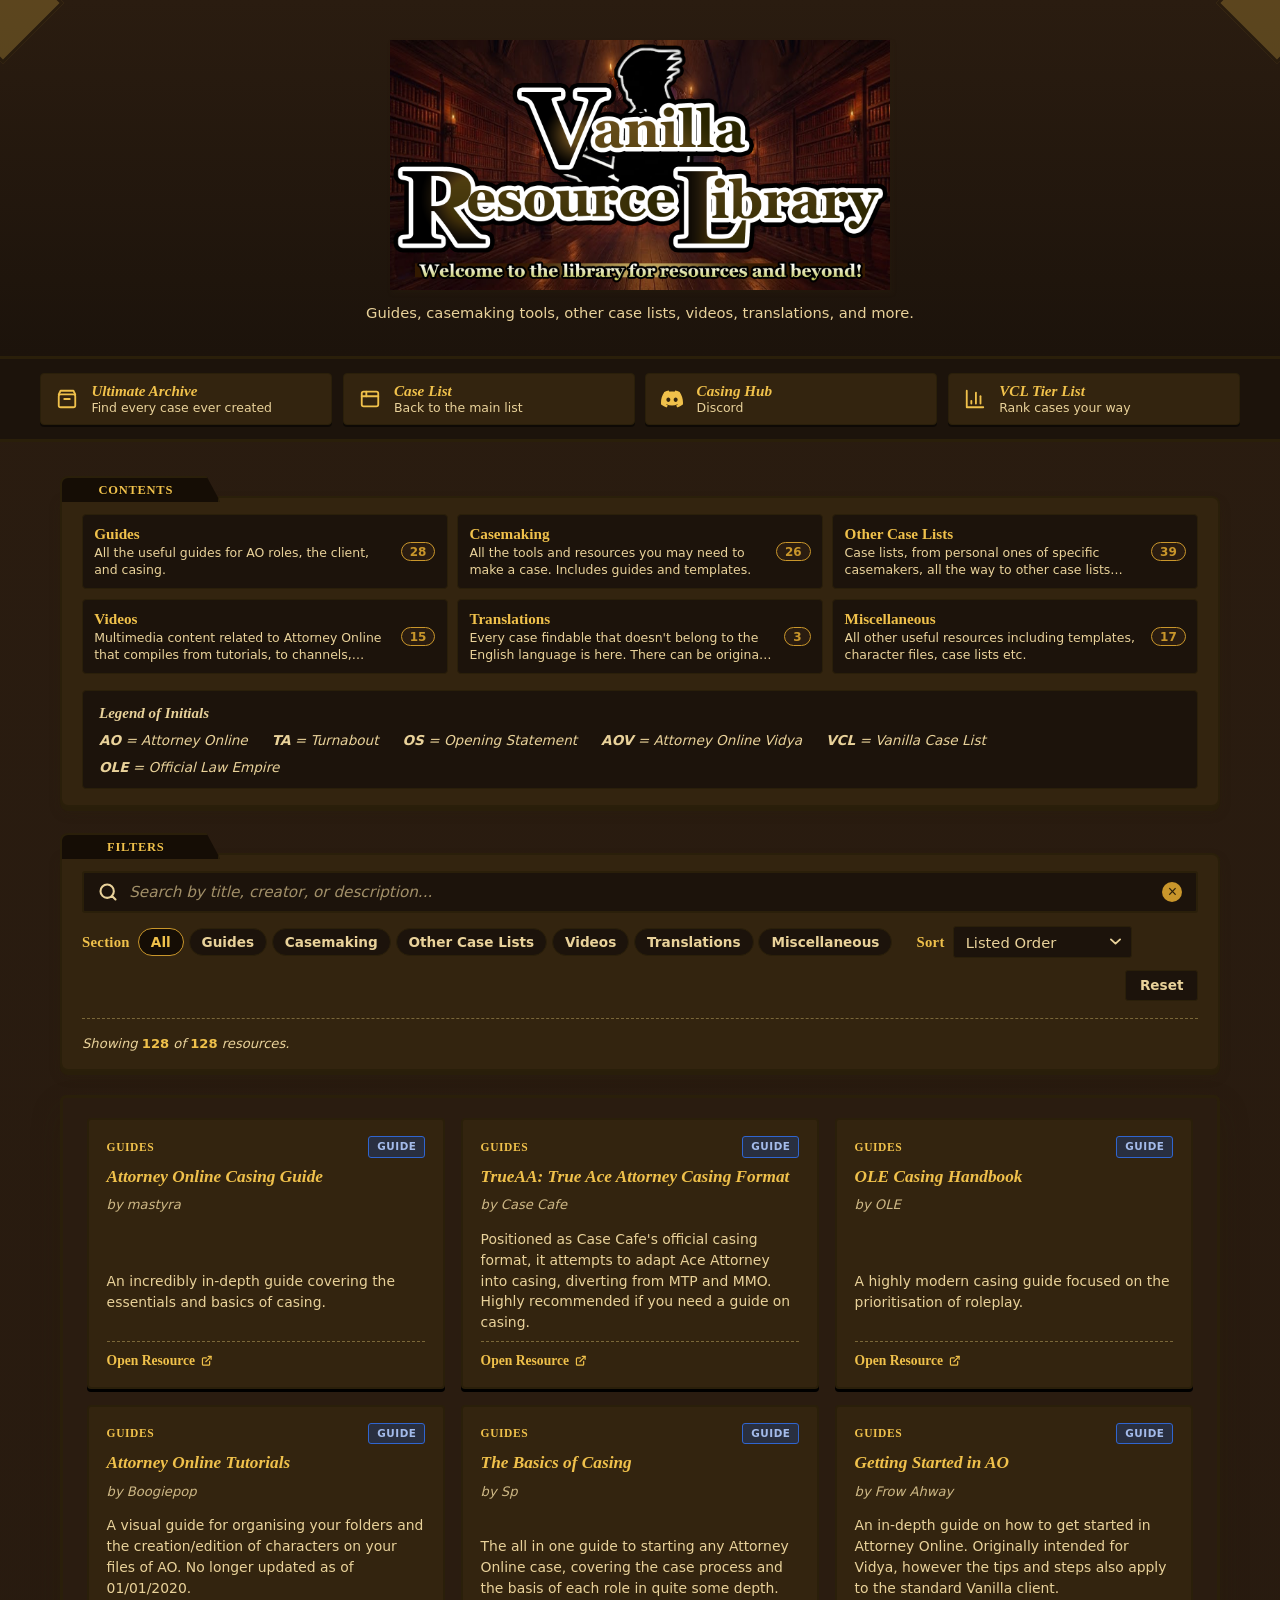
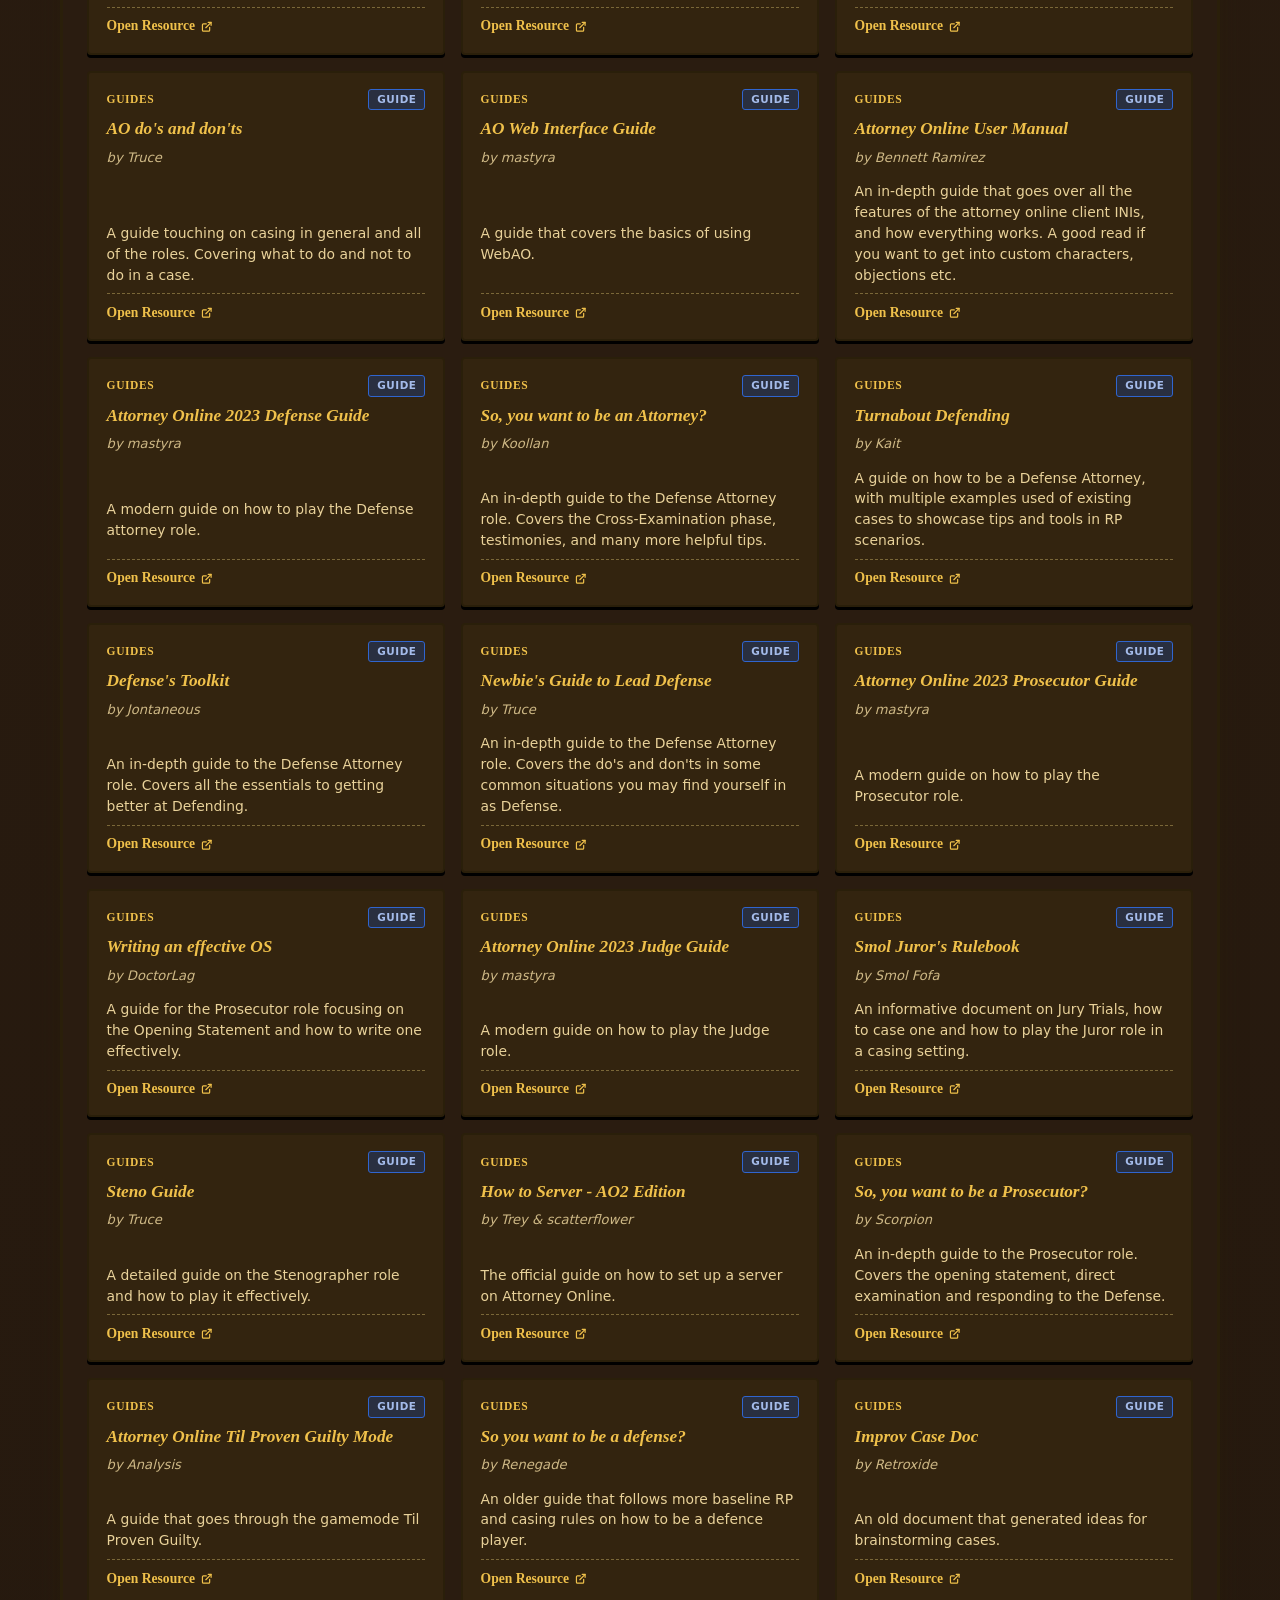
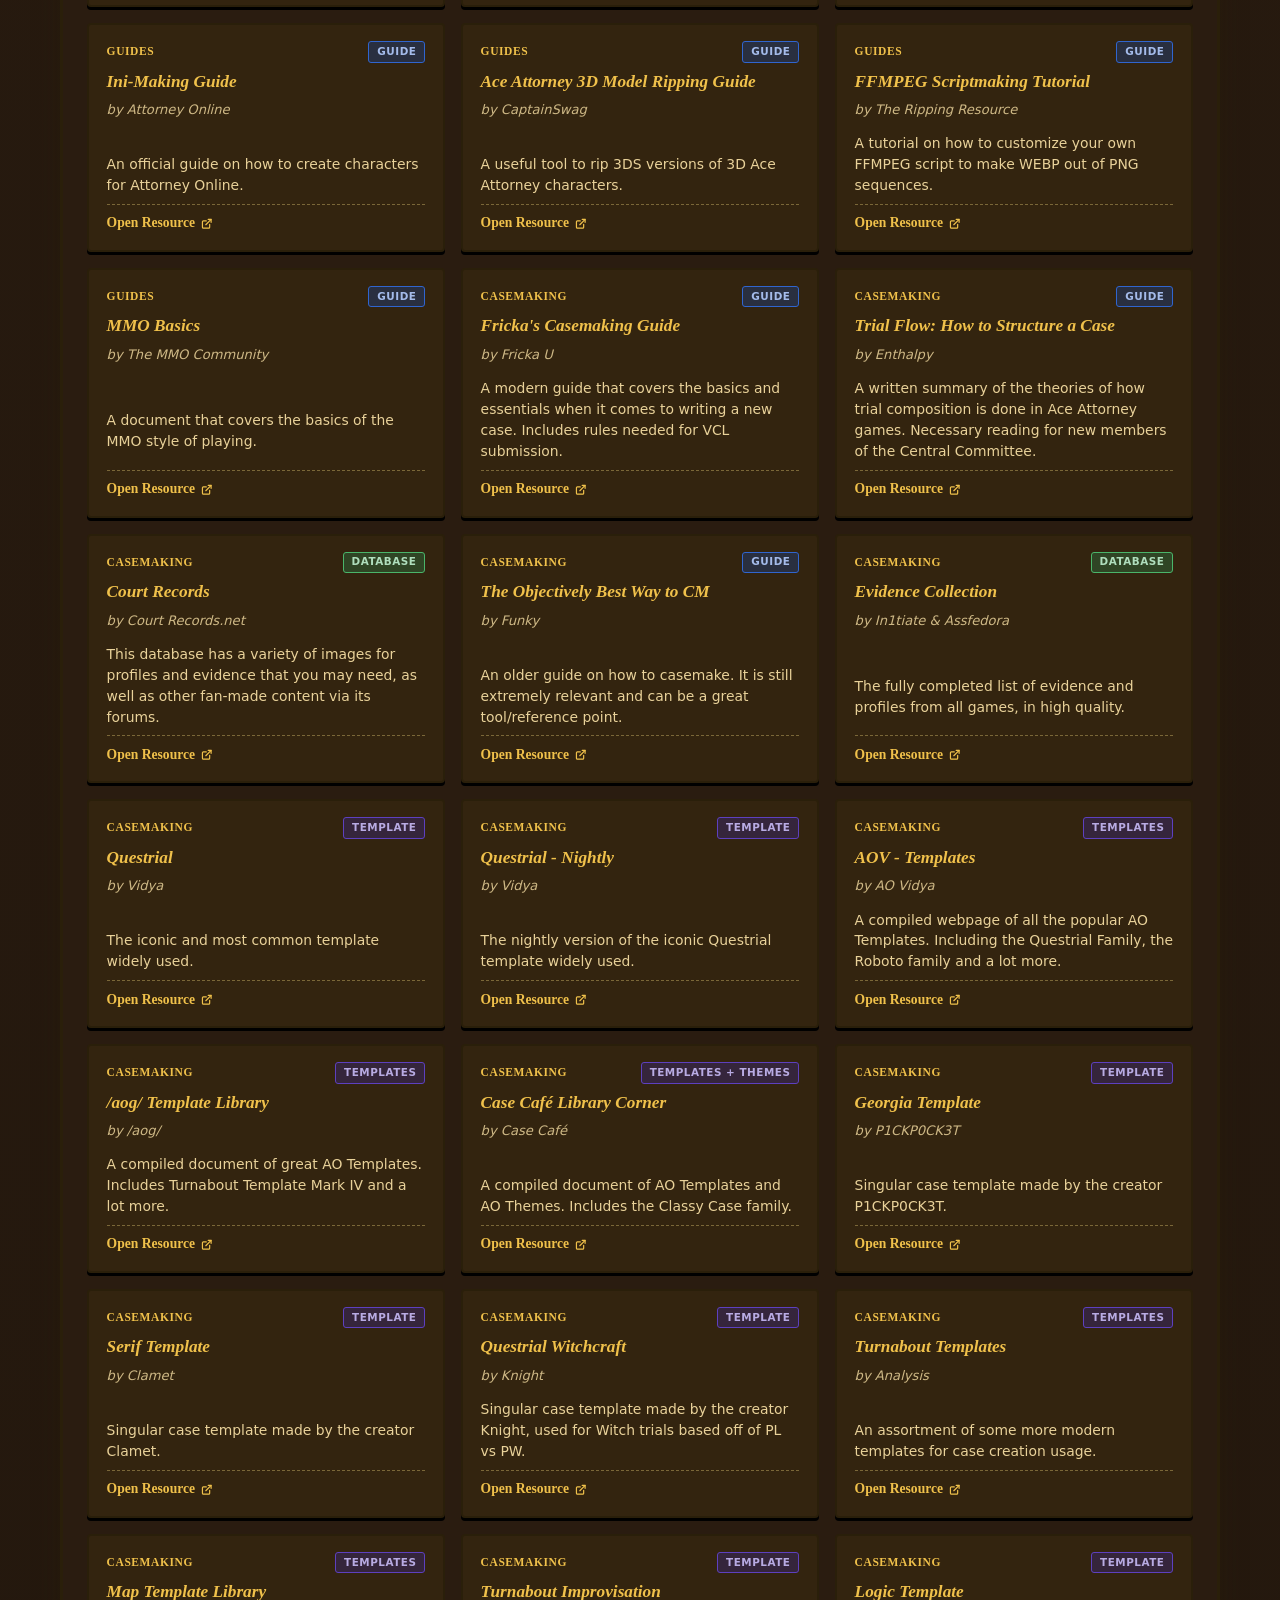
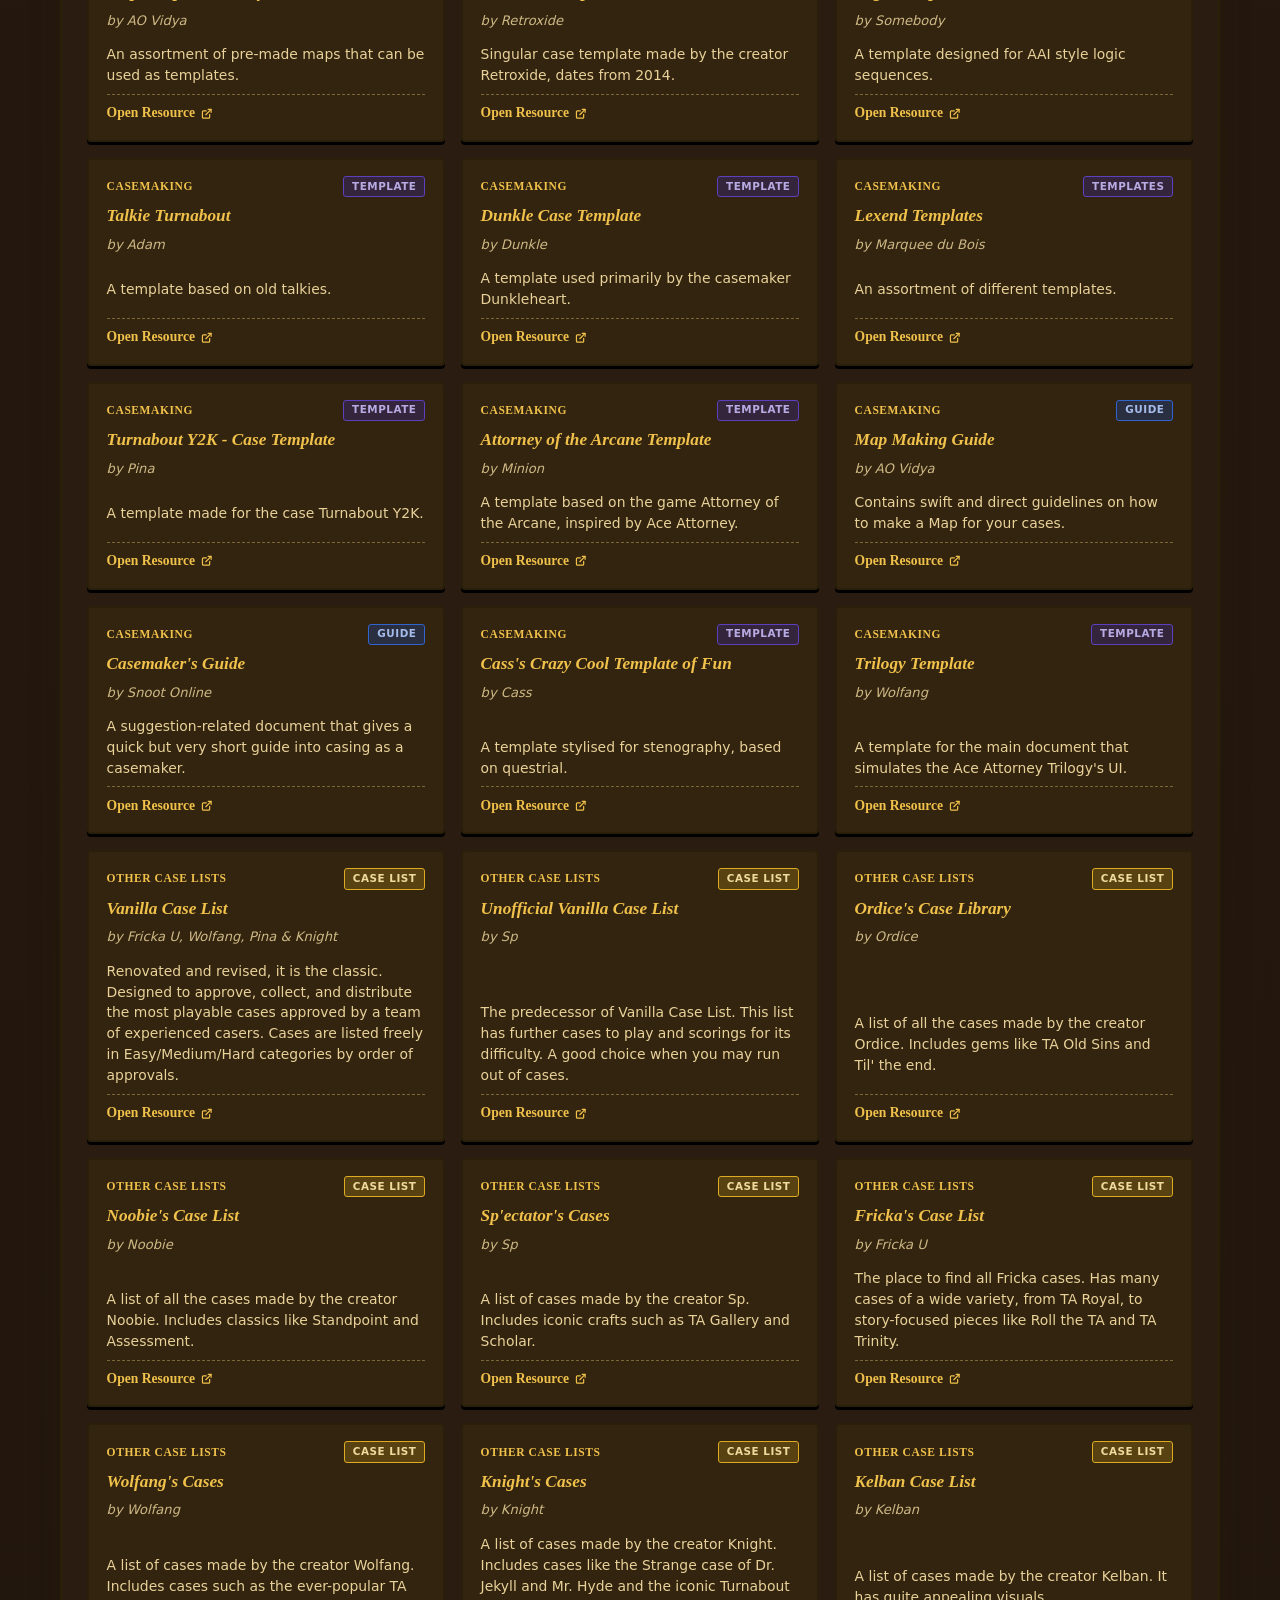
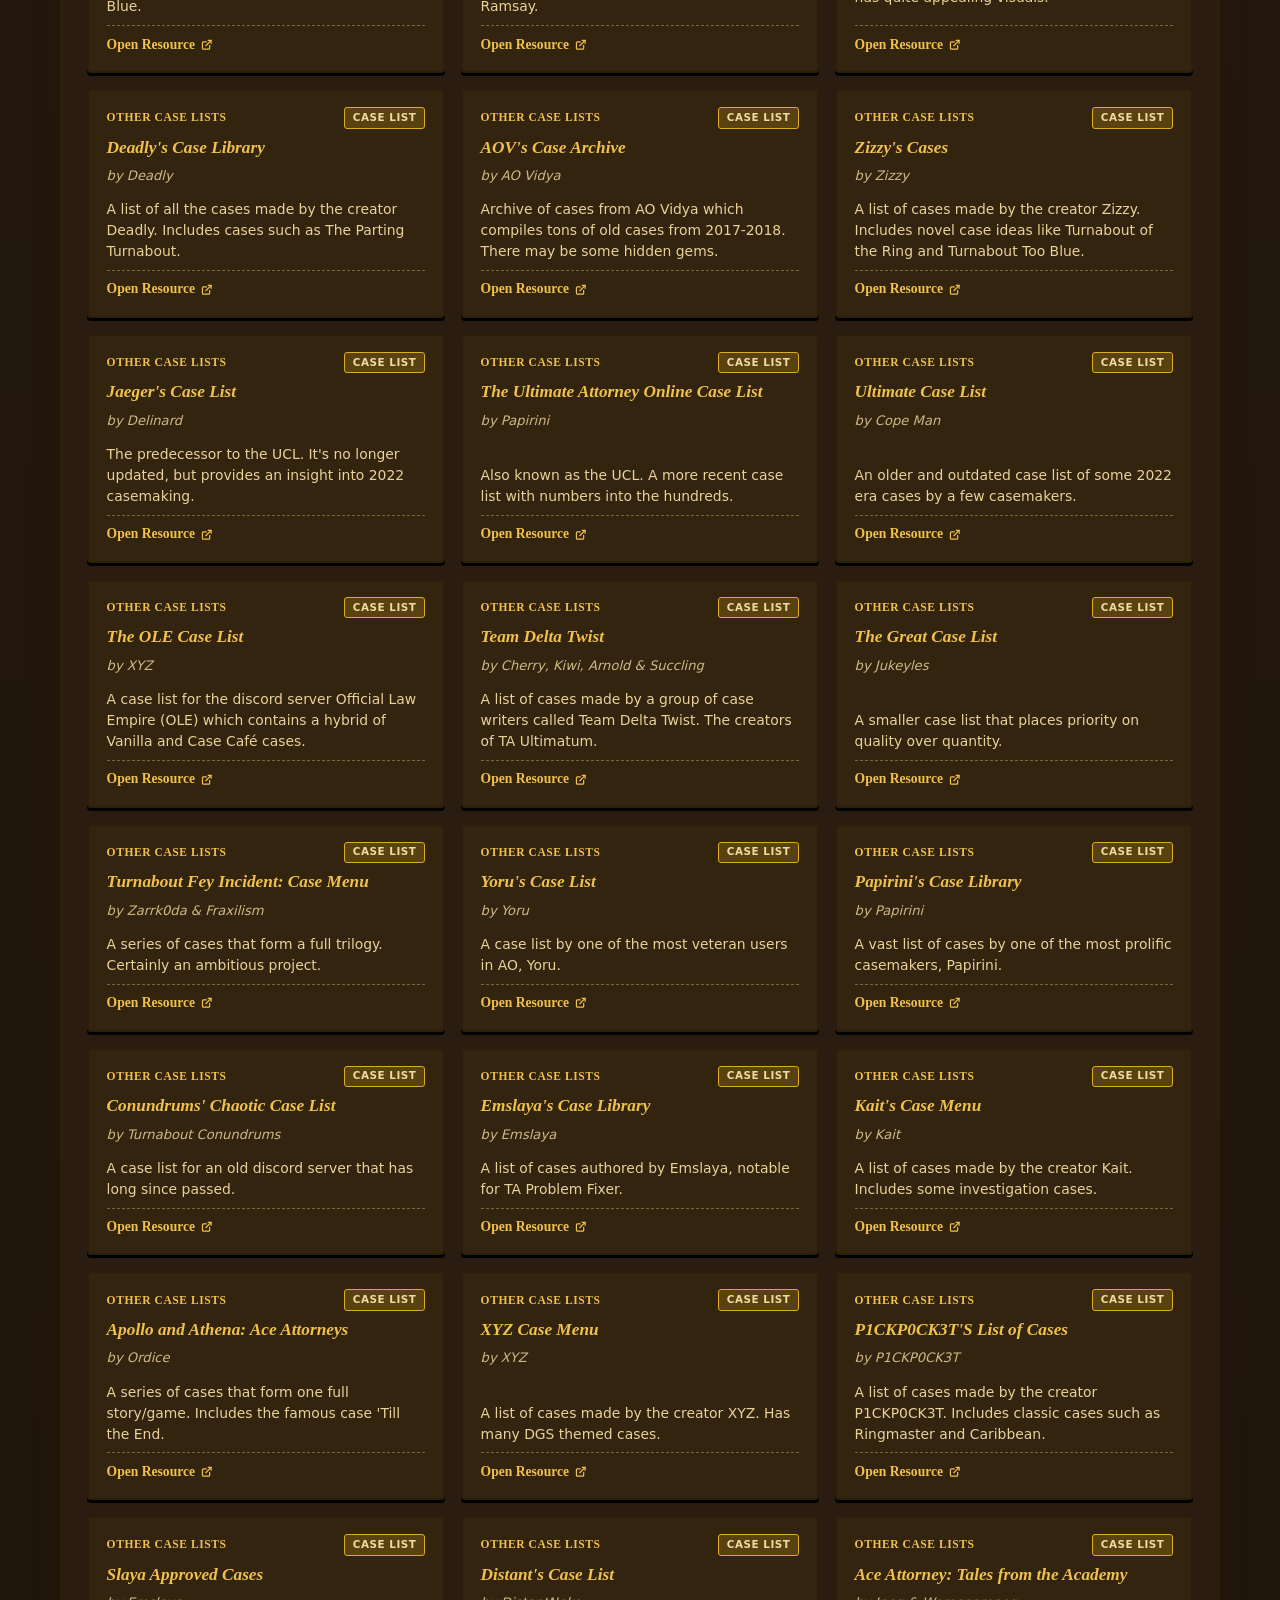
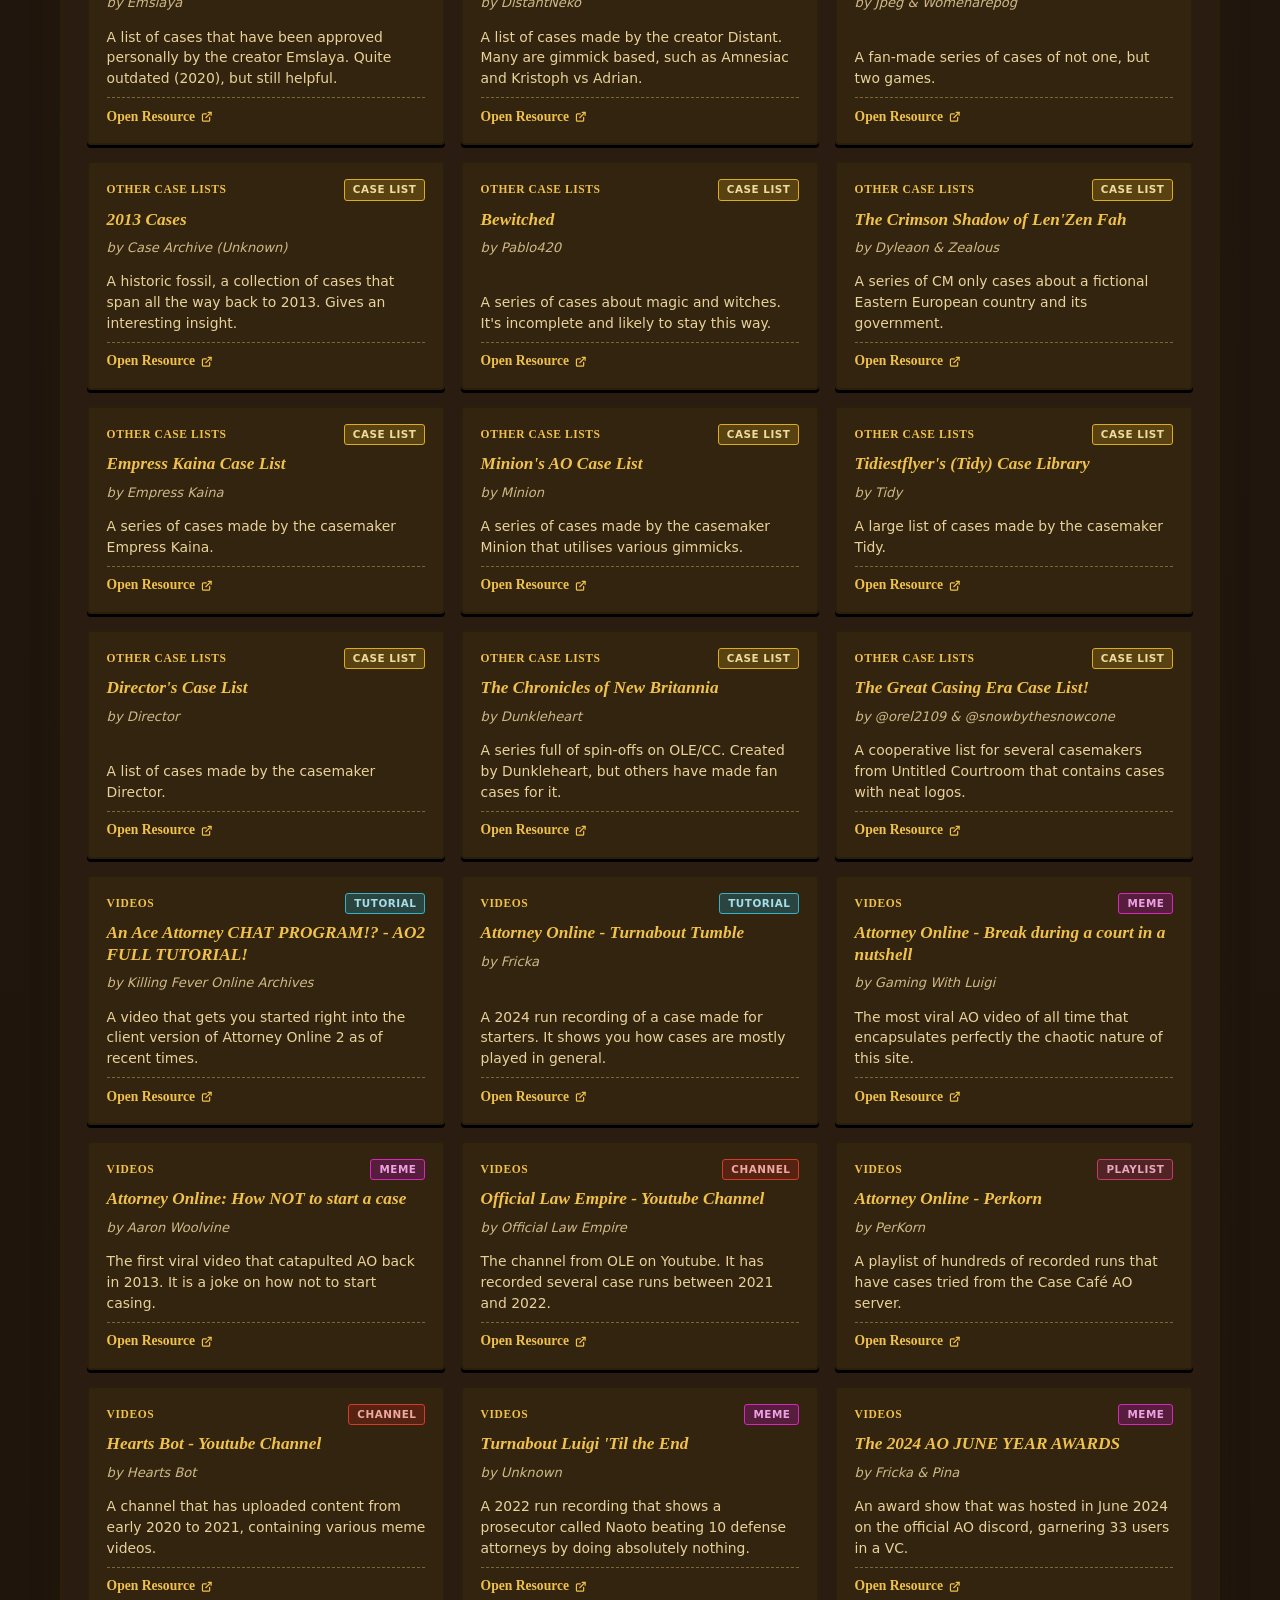
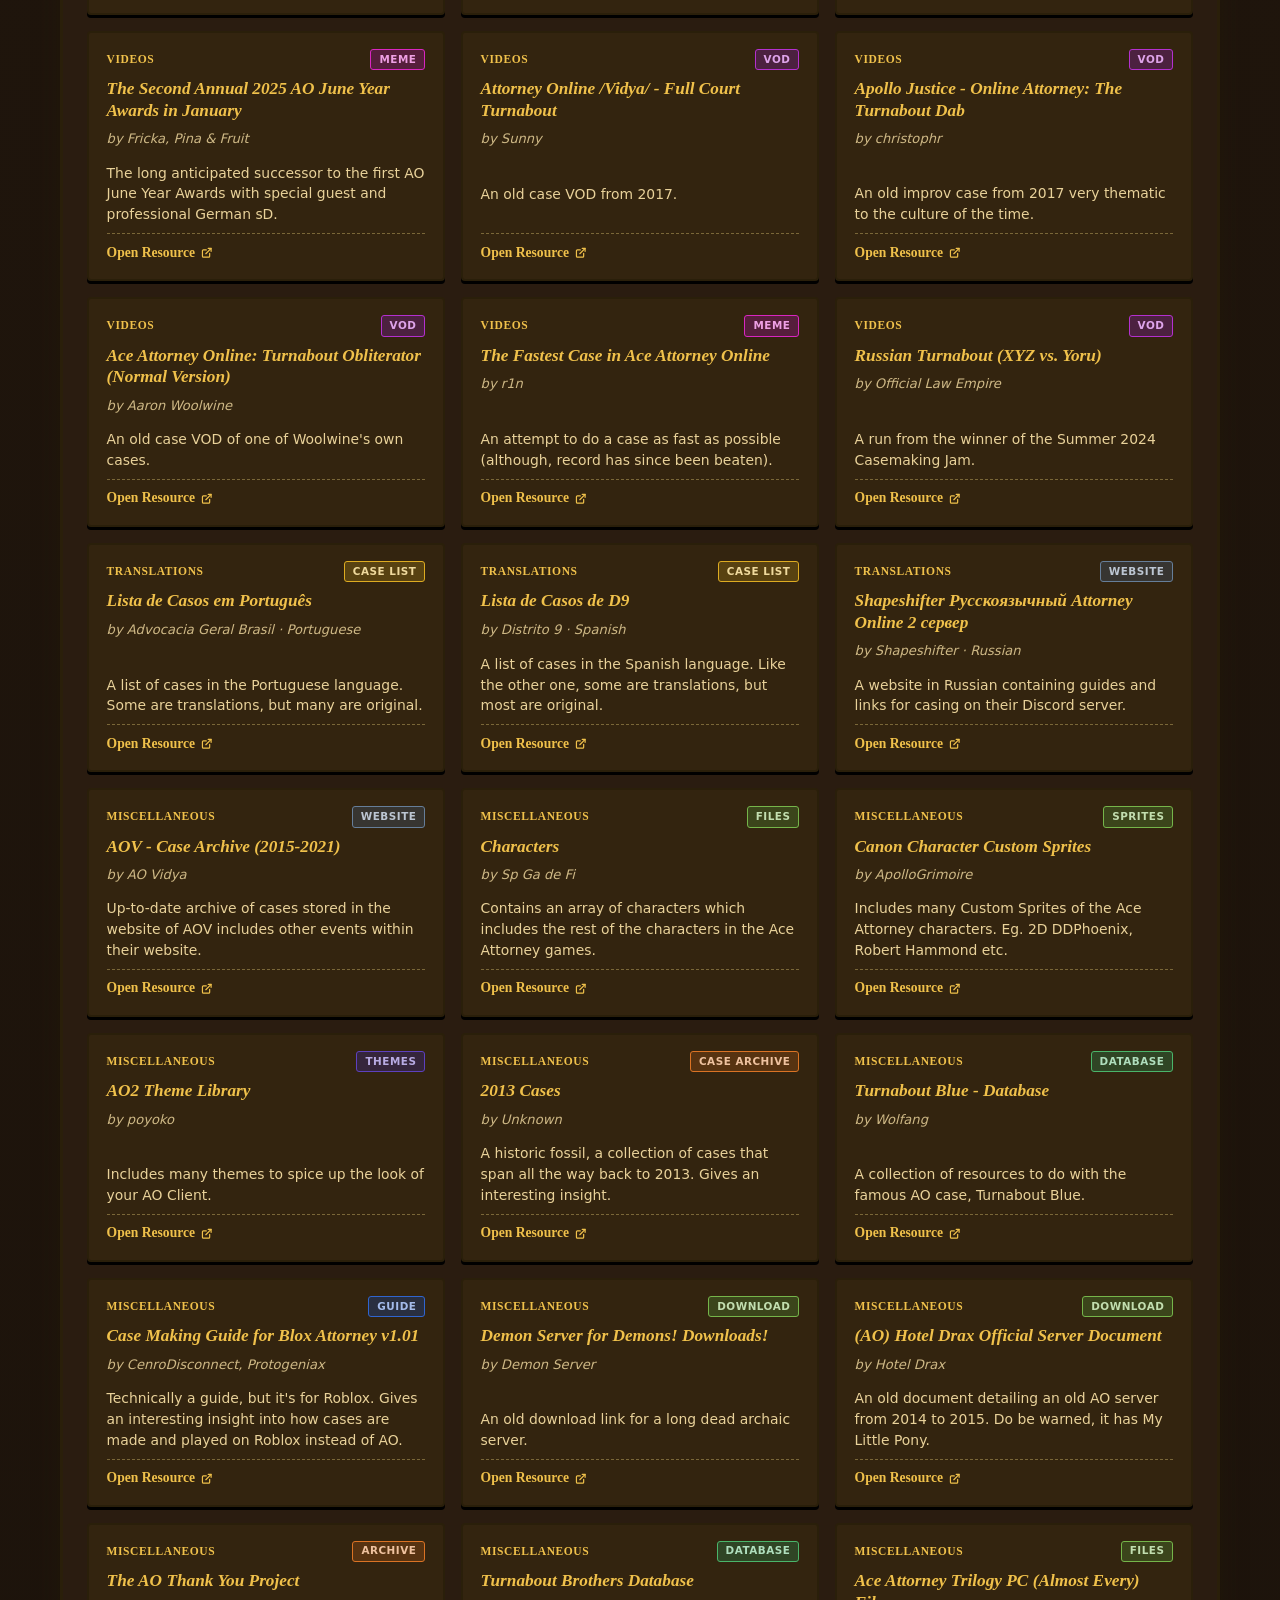
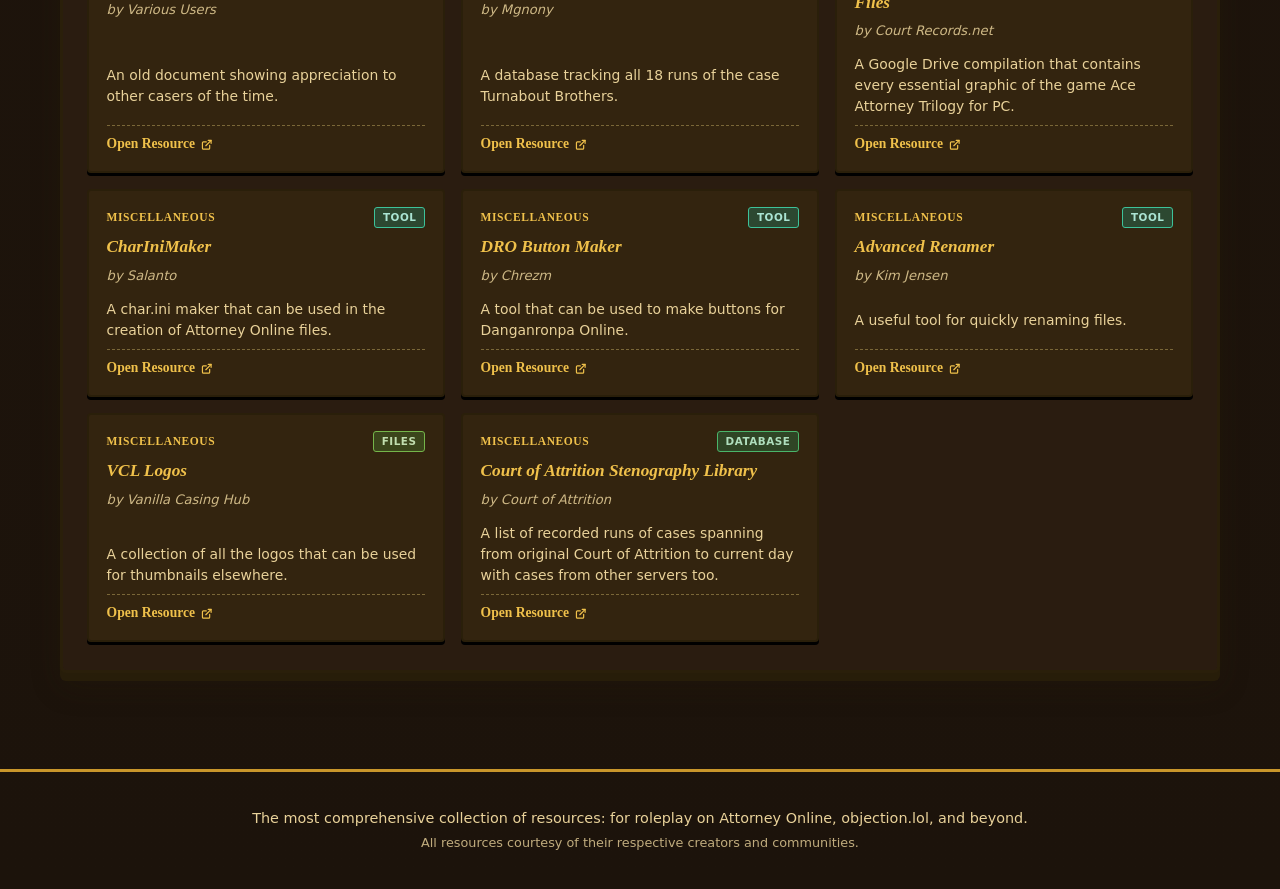
<file: resources.html>
<!DOCTYPE html>
<html lang="en">

<head>
  <meta charset="UTF-8" />
  <script type="text/javascript">
    (function (c, l, a, r, i, t, y) {
      c[a] = c[a] || function () { (c[a].q = c[a].q || []).push(arguments) };
      t = l.createElement(r); t.async = 1; t.src = "https://www.clarity.ms/tag/" + i;
      y = l.getElementsByTagName(r)[0]; y.parentNode.insertBefore(t, y);
    })(window, document, "clarity", "script", "xsotd1lpuk");
  </script>
  <meta name="viewport" content="width=device-width, initial-scale=1.0" />
  <title>Vanilla Resource Library</title>
  <meta name="description"
    content="Guides, casemaking tools, other case lists, videos, translations, and more — everything the Vanilla casing community has put together." />

  <!-- Favicons -->
  <link rel="icon" href="favicon.ico" sizes="any" />
  <link rel="icon" type="image/png" sizes="32x32" href="images/favicon-32.png" />
  <link rel="icon" type="image/png" sizes="16x16" href="images/favicon-16.png" />
  <link rel="apple-touch-icon" sizes="180x180" href="images/favicon-180.png" />

  <!-- Link preview -->
  <meta property="og:type" content="website" />
  <meta property="og:site_name" content="Vanilla Case List" />
  <meta property="og:url" content="https://lublurrr.github.io/vanilla-test-list/resources.html" />
  <meta property="og:title" content="Vanilla Resource Library" />
  <meta property="og:description"
    content="Guides, casemaking tools, other case lists, videos, translations, and more." />
  <meta property="og:image" content="https://lublurrr.github.io/vanilla-test-list/images/vrl-logo.png" />
  <meta property="og:image:width" content="1440" />
  <meta property="og:image:height" content="720" />
  <meta property="og:image:alt" content="Vanilla Resource Library logo" />

  <meta name="twitter:card" content="summary_large_image" />
  <meta name="twitter:title" content="Vanilla Resource Library" />
  <meta name="twitter:description"
    content="Guides, casemaking tools, other case lists, videos, translations, and more." />
  <meta name="twitter:image" content="https://lublurrr.github.io/vanilla-test-list/images/vrl-logo.png" />

  <!-- Embed accent colour: the page's brown, lightened enough to stay visible
       as the accent bar on a dark Discord/Slack background -->
  <meta name="theme-color" content="#8a5a2b" />

  <link rel="stylesheet" href="styles.css" />
</head>

<body class="page-resources">
  <header class="site-header page-hero page-hero-resources">
    <div class="header-inner">
      <h1 class="site-title">
        <a href="index.html" style="display:inline-block;">
          <!-- Drop a file at images/resource-logo.png to use your own Resource Library logo.
               Until then this falls back to a plain styled title automatically. -->
          <img class="site-logo page-hero-logo" src="images/vrl-logo.png" alt="Vanilla Resource Library"
            onerror="this.replaceWith(Object.assign(document.createElement('span'),{className:'page-hero-logo-fallback',textContent:'Vanilla Resource Library'}))" />
        </a>
      </h1>
      <p class="site-credits">Guides, casemaking tools, other case lists, videos, translations, and more.</p>
    </div>
  </header>

  <!-- Resource link strip -->
  <nav class="resources-nav" aria-label="Related resources">
    <div class="resources-inner">
      <a class="resource-link" href="archive.html">
        <span class="resource-icon"><svg width="22" height="22" viewBox="0 0 24 24" fill="none" stroke="currentColor"
            stroke-width="2" stroke-linecap="round" stroke-linejoin="round" aria-hidden="true">
            <rect x="3" y="7" width="18" height="14" rx="2" />
            <path d="M3 7l2-4h14l2 4" />
            <path d="M9 12h6" />
          </svg></span>
        <span class="resource-text"><strong>Ultimate Archive</strong><span>Find every case ever created</span></span>
      </a>
      <a class="resource-link" href="index.html">
        <span class="resource-icon"><svg width="22" height="22" viewBox="0 0 24 24" fill="none" stroke="currentColor"
            stroke-width="2" stroke-linecap="round" stroke-linejoin="round" aria-hidden="true">
            <rect x="3" y="4" width="18" height="16" rx="2" />
            <path d="M3 9h18" />
            <path d="M8 4v5" />
          </svg></span>
        <span class="resource-text"><strong>Case List</strong><span>Back to the main list</span></span>
      </a>
      <a class="resource-link" href="https://discord.gg/5VwA7zTpvv" target="_blank" rel="noopener noreferrer">
        <span class="resource-icon"><svg width="22" height="22" viewBox="0 0 24 24" fill="currentColor"
            aria-hidden="true">
            <path
              d="M20.317 4.3698a19.7913 19.7913 0 0 0-4.8851-1.5152.0741.0741 0 0 0-.0785.0371c-.211.3753-.4447.8648-.6083 1.2495-1.8447-.2762-3.68-.2762-5.4868 0-.1636-.3933-.4058-.8742-.6177-1.2495a.077.077 0 0 0-.0785-.037 19.7363 19.7363 0 0 0-4.8852 1.515.0699.0699 0 0 0-.0321.0277C.5334 9.0458-.319 13.5799.0992 18.0578a.0824.0824 0 0 0 .0312.0561c2.0528 1.5076 4.0413 2.4228 5.9929 3.0294a.0777.0777 0 0 0 .0842-.0276c.4616-.6304.8731-1.2952 1.226-1.9942a.076.076 0 0 0-.0416-.1057c-.6528-.2476-1.2743-.5495-1.8722-.8923a.077.077 0 0 1-.0076-.1277c.1258-.0943.2517-.1923.3718-.2914a.0743.0743 0 0 1 .0776-.0105c3.9278 1.7933 8.18 1.7933 12.0614 0a.0739.0739 0 0 1 .0785.0095c.1202.099.246.1981.3728.2924a.077.077 0 0 1-.0066.1276 12.2986 12.2986 0 0 1-1.873.8914.0766.0766 0 0 0-.0407.1067c.3604.698.7719 1.3628 1.225 1.9932a.076.076 0 0 0 .0842.0286c1.961-.6067 3.9495-1.5219 6.0023-3.0294a.077.077 0 0 0 .0313-.0552c.5004-5.177-.8382-9.6739-3.5485-13.6604a.061.061 0 0 0-.0312-.0286ZM8.02 15.3312c-1.1825 0-2.1569-1.0857-2.1569-2.419 0-1.3332.9555-2.4189 2.157-2.4189 1.2108 0 2.1757 1.0952 2.1568 2.419 0 1.3332-.9555 2.4189-2.1569 2.4189Zm7.9748 0c-1.1825 0-2.1569-1.0857-2.1569-2.419 0-1.3332.9554-2.4189 2.1569-2.4189 1.2108 0 2.1757 1.0952 2.1568 2.419 0 1.3332-.946 2.4189-2.1568 2.4189Z" />
          </svg></span>
        <span class="resource-text"><strong>Casing Hub</strong><span>Discord</span></span>
      </a>
      <a class="resource-link" href="https://tiermaker.com/create/vanilla-case-list-logos-17506473" target="_blank"
        rel="noopener noreferrer">
        <span class="resource-icon"><svg width="22" height="22" viewBox="0 0 24 24" fill="none" stroke="currentColor"
            stroke-width="2" stroke-linecap="round" stroke-linejoin="round" aria-hidden="true">
            <path d="M3 3v18h18" />
            <path d="M18 17V9" />
            <path d="M13 17V5" />
            <path d="M8 17v-3" />
          </svg></span>
        <span class="resource-text"><strong>VCL Tier List</strong><span>Rank cases your way</span></span>
      </a>
    </div>
  </nav>

  <main>
    <div class="lib-main" id="library-body">
      <div class="lib-loading-state">Loading…</div>
    </div>
  </main>

  <footer class="site-footer">
    <p>The most comprehensive collection of resources: for roleplay on Attorney Online, objection.lol, and beyond.</p>
    <p class="footer-small">All resources courtesy of their respective creators and communities.</p>
  </footer>

  <script src="lib-page.js"></script>
  <script>
    initLibPage({
      title: 'Vanilla Resource Library',
      dataUrl: 'data/resource-library.json',
      linkLabel: 'Open Resource',
      bodyId: 'library-body',
      taglineId: 'library-tagline',
      rouletteNoun: 'Resource',
      roulette: false,
      showToc: true,
      searchPlaceholder: 'Search by title, creator, or description...',
      searchFields: ['title', 'creator', 'type', 'description'],
      countNoun: 'resource',
      categoryLabel: 'Section',
      sortDefaultLabel: 'Listed Order',
    });
  </script>
</body>

</html>
</file>
<file: styles.css>
/* ==========================================================================
   Vanilla Case List — Ace Attorney inspired styling
   ========================================================================== */

:root {
  /* Ace Attorney palette: cream background, courtroom blues, prosecution reds, evidence greens */
  --cream: #f5e7c4;
  --cream-light: #fcf2d9;
  --cream-deep: #e9d29a;
  --paper: #fffaeb;

  --ink: #2a1f0a;
  --ink-soft: #4d3c1a;
  --ink-light: #7a6738;

  --blue: #1d4391;
  --blue-deep: #0a2563;
  --blue-light: #82a8e6;
  --blue-pale: #d6e2f7;

  --gold: #c9962b;
  --gold-light: #f0c14b;

  --celeste-light: #e9fbfa;
  --celeste: #cdf1ee;
  --celeste-deep: #9fdedb;
  --celeste-text: #0f5a57;
  --red: #b13438;
  --red-deep: #7d1a1f;
  --green: #4f8a3d;
  --green-light: #b6dca5;
  --green-pale: #dff0d4;

  --easy: #1d4391;
  /* blue — defense */
  --easy-bg: #d6e2f7;
  --easy-strip: #1d4391;
  --easy-tile: #b6cef0;

  --medium: #b8860b;
  /* gold/yellow — deeper amber */
  --medium-bg: #f5d050;
  --medium-strip: #a07010;
  --medium-tile: #f0c830;

  --hard: #b13438;
  /* red — prosecution */
  --hard-bg: #f0bdbd;
  --hard-strip: #b13438;
  --hard-tile: #e8a8a8;

  --shadow-soft: 0 2px 6px rgba(42, 31, 10, 0.12);
  --shadow-card: 0 4px 0 rgba(42, 31, 10, 0.85), 0 6px 12px rgba(42, 31, 10, 0.18);
  --shadow-deep: 0 8px 0 rgba(42, 31, 10, 0.85), 0 14px 30px rgba(42, 31, 10, 0.22);

  --border-thick: 3px solid var(--ink);
  --border-medium: 2px solid var(--ink);
  --border-thin: 1px solid var(--ink);

  --font-display: 'Times New Roman', 'Bookman Old Style', Georgia, serif;
  --font-ui: 'Verdana', 'Geneva', 'DejaVu Sans', sans-serif;
  --font-mono: 'Courier New', monospace;
}

* {
  box-sizing: border-box;
}

html {
  scroll-behavior: smooth;
}

body {
  margin: 0;
  font-family: var(--font-ui);
  font-size: 15px;
  line-height: 1.5;
  color: var(--ink);
  background-color: var(--cream);
  /* Subtle paper texture */
  background-image:
    radial-gradient(circle at 12% 8%, rgba(201, 150, 43, 0.07) 0%, transparent 25%),
    radial-gradient(circle at 88% 92%, rgba(29, 67, 145, 0.05) 0%, transparent 30%),
    repeating-linear-gradient(0deg, transparent 0 39px, rgba(42, 31, 10, 0.025) 39px 40px);
  min-height: 100vh;
}

/* ==========================================================================
   Header
   ========================================================================== */

.site-header {
  background: linear-gradient(180deg, var(--cream-light) 0%, var(--cream) 100%);
  border-bottom: var(--border-thick);
  padding: 2.5rem 1.5rem 2rem;
  text-align: center;
  position: relative;
  overflow: hidden;
}

.site-header::before,
.site-header::after {
  content: '';
  position: absolute;
  width: 80px;
  height: 80px;
  background-color: var(--gold-light);
  border: var(--border-thick);
  transform: rotate(45deg);
  top: -40px;
  opacity: 0.25;
  pointer-events: none;
}

.site-header::before {
  left: -40px;
}

.site-header::after {
  right: -40px;
}

.header-inner {
  max-width: 1200px;
  margin: 0 auto;
  position: relative;
}

.site-title {
  margin: 0 0 0.5rem;
  line-height: 0;
}

.site-logo {
  display: block;
  max-width: 100%;
  width: clamp(280px, 42vw, 500px);
  height: auto;
  margin: 0 auto;
  /* Subtle drop shadow so the logo sits on the cream background nicely */
  filter: drop-shadow(2px 3px 2px rgba(42, 31, 10, 0.25));
}

.site-credits {
  font-size: 0.92rem;
  color: var(--ink-soft);
  margin: 0.75rem 0 0;
  line-height: 1.5;
}

/* ==========================================================================
   Independent page hero (archive.html / resources.html)
   Each of these pages has its own logo slot, separate from the
   shared Vanilla Case List logo. Drop a file at the src path below
   and it replaces the styled text fallback automatically.
   ========================================================================== */

.page-hero-logo-fallback {
  display: block;
  font-family: var(--font-display);
  font-style: italic;
  font-weight: bold;
  font-size: clamp(1.9rem, 5.5vw, 3.1rem);
  line-height: 1.15;
  margin: 0 auto;
  max-width: 700px;
  color: var(--blue-deep);
  text-shadow: 2px 2px 0 var(--ink);
}

.page-hero-resources .page-hero-logo-fallback {
  color: var(--gold);
  text-shadow: 2px 2px 0 var(--ink);
}

.page-hero-resources.site-header {
  background: linear-gradient(180deg, #2a1c10 0%, #1c130b 100%);
  border-bottom: var(--border-thick);
}

.page-hero-resources .site-credits {
  color: var(--cream-deep);
}

.site-credits small {
  color: var(--ink-light);
}

.page-hero-archive.site-header {
  background: linear-gradient(180deg, var(--celeste-light) 0%, var(--celeste) 100%);
  border-bottom: var(--border-thick);
}

.page-hero-archive .site-credits {
  color: var(--celeste-text);
  max-width: 760px;
  margin-left: auto;
  margin-right: auto;
}

/* The subtitle points back at the Case List, so the link has to read as one
   against the celeste header rather than borrowing the site-wide link blue. */
.page-hero-archive .site-credits a {
  color: var(--celeste-text);
  font-weight: 700;
  text-decoration: underline;
  text-underline-offset: 2px;
  /* Keep the site's name in one piece — split over a line break it read as
     "…use the Vanilla Case / List instead." Held whole it drops to the last
     line intact. */
  white-space: nowrap;
}

.page-hero-archive .site-credits a:hover {
  color: var(--ink);
}

/* ==========================================================================
   Whole-page theming for the standalone library pages.
   Resource Library carries its header's dark brown down through the rest
   of the page; Ultimate Archive uses a soft cyan "celeste" throughout.
   ========================================================================== */

body.page-resources {
  background: linear-gradient(180deg, #2a1c10 0%, #1c130b 100%);
}

body.page-resources .resources-nav {
  background-color: #1c130b;
  border-bottom: var(--border-thick);
}

body.page-resources .resource-link {
  background-color: #33240f;
  border-color: var(--ink);
  box-shadow: 0 2px 0 rgba(0, 0, 0, 0.5);
}

body.page-resources .resource-link:hover {
  background-color: #3f2c14;
}

body.page-resources .resource-text strong {
  color: var(--gold-light);
}

body.page-resources .resource-text span:not(strong) {
  color: var(--cream-deep);
}

body.page-resources .site-footer {
  background-color: transparent;
  border-top-color: var(--gold);
  color: var(--cream-deep);
}

body.page-resources .site-footer .footer-small {
  color: var(--cream-deep);
  opacity: 0.8;
}

body.page-archive {
  background: linear-gradient(180deg, var(--celeste-light) 0%, var(--celeste) 100%);
}

body.page-archive .resources-nav {
  background-color: var(--celeste);
  border-bottom: var(--border-thick);
}

body.page-archive .resource-link {
  background-color: var(--celeste-light);
  border-color: var(--ink);
}

body.page-archive .resource-link:hover {
  background-color: #fff;
}

body.page-archive .resource-text strong {
  color: var(--celeste-text);
}

body.page-archive .site-footer {
  background-color: transparent;
  border-top-color: var(--celeste-deep);
}

/* Big boxes (panel + entry cards) pick up the celeste theme that
   surrounds them on the Ultimate Archive page. */
body.page-archive .lib-page-panel {
  background-color: var(--celeste-light);
  background-image: none;
  border-color: var(--ink);
}

body.page-archive .lib-entry-card {
  background-color: #fff;
  border-color: var(--ink);
}

body.page-archive .lib-box {
  background-color: var(--celeste);
  border-color: var(--ink);
}

/* The folder tabs follow the page, not the Case List's navy. */
body.page-archive .lib-box::before {
  background-color: var(--celeste-text);
  color: var(--celeste-light);
  text-shadow: 0 1px 0 rgba(0, 0, 0, 0.35);
}

body.page-archive .lib-about-text,
body.page-archive .lib-results-count {
  color: var(--celeste-text);
}

body.page-archive .lib-note-banner {
  background-color: var(--celeste-light);
  border-color: var(--celeste-deep);
  border-left-color: var(--celeste-text);
}

body.page-archive .lib-note-mark,
body.page-archive .lib-note-label {
  color: var(--celeste-text);
}

body.page-archive .lib-note-text {
  color: var(--ink-soft);
}

body.page-archive .lib-box .search-wrap:focus-within {
  background-color: #fff;
  box-shadow: 0 0 0 3px var(--celeste-deep);
}

body.page-archive .lib-search-clear {
  background-color: var(--celeste-text);
  color: var(--celeste-light);
}

body.page-archive .lib-search-clear:hover {
  background-color: var(--red);
  color: #fff;
}

body.page-archive .lib-box .search-wrap,
body.page-archive .lib-box .chip,
body.page-archive .lib-box .lib-toc-card,
body.page-archive .lib-box .lib-sort-select,
body.page-archive .lib-box .reset-btn {
  background-color: var(--celeste-light);
}

body.page-archive .lib-box .chip:hover,
body.page-archive .lib-box .reset-btn:hover {
  background-color: var(--celeste);
  color: var(--ink);
}

body.page-archive .lib-box .chip.is-active {
  background-color: var(--celeste-text);
  border-color: var(--celeste-text);
  color: var(--cream-light);
}

body.page-archive .lib-box .filter-label,
body.page-archive .lib-toc-card-name {
  color: var(--celeste-text);
}

body.page-archive .lib-results-count strong {
  color: var(--celeste-text);
}

/* Resource Library: the panel + entry cards pick up the same warm
   brown/gold theme used by the header and nav strip. */
body.page-resources .lib-page-panel {
  background-color: #2a1c10;
  background-image: none;
  border-color: var(--ink);
}

body.page-resources .lib-panel-desc,
body.page-resources .lib-results-count,
body.page-resources .lib-loading-state,
body.page-resources .lib-error-sub,
body.page-resources .lib-empty-sub {
  color: var(--cream-deep);
}

body.page-resources .lib-search-input {
  color: var(--cream-light);
}

body.page-resources .lib-search-clear {
  background-color: var(--gold);
  color: var(--ink);
}

body.page-resources .lib-search-clear:hover {
  background-color: var(--red);
  color: #fff;
}

body.page-resources .lib-toc-legend {
  background-color: #1c130b;
  border-top-color: var(--ink);
  color: var(--cream-deep);
}

body.page-resources .lib-box {
  background-color: #33240f;
  border-color: var(--ink);
  color: var(--cream-deep);
}

/* The folder tabs follow the page, not the Case List's navy. */
body.page-resources .lib-box::before {
  background-color: #150d05;
  color: var(--gold-light);
}

body.page-resources .lib-about-text {
  color: var(--cream-deep);
}

/* On the Library the blurb reads like a plate on a bookshelf: a gold-ruled
   panel over dark leather, with the ornament and section name in gold. */
body.page-resources .lib-note-banner {
  background-color: #1c130b;
  background-image: linear-gradient(160deg, rgba(240, 193, 75, 0.08), transparent 55%);
  border: 1px solid var(--gold);
  border-left: 4px solid var(--gold-light);
  box-shadow: inset 0 0 0 1px rgba(240, 193, 75, 0.18), 0 3px 0 #000;
}

body.page-resources .lib-note-mark {
  color: var(--gold-light);
  background-color: #150d05;
  box-shadow: 0 0 0 3px rgba(240, 193, 75, 0.12);
}

body.page-resources .lib-note-label {
  color: var(--gold-light);
}

body.page-resources .lib-note-text {
  color: var(--cream-light);
}

body.page-resources .lib-box .search-wrap:focus-within {
  background-color: #150d05;
  box-shadow: 0 0 0 3px var(--gold);
}

body.page-resources .lib-box .search-wrap,
body.page-resources .lib-box .chip,
body.page-resources .lib-box .lib-toc-card,
body.page-resources .lib-box .lib-sort-select,
body.page-resources .lib-box .reset-btn {
  background-color: #1c130b;
  color: var(--cream-deep);
  border-color: var(--ink);
}

/* Native select chrome ignores the dark palette on some browsers, so on the
   dark Library page draw the control (and its arrow) ourselves. */
body.page-resources .lib-box .lib-sort-select {
  color-scheme: dark;
  appearance: none;
  -webkit-appearance: none;
  background-image: url("data:image/svg+xml;charset=utf-8,%3Csvg xmlns='http://www.w3.org/2000/svg' viewBox='0 0 12 8' fill='none' stroke='%23e9d29a' stroke-width='2' stroke-linecap='round' stroke-linejoin='round'%3E%3Cpath d='M1 1.5 6 6.5 11 1.5'/%3E%3C/svg%3E");
  background-repeat: no-repeat;
  background-position: right 0.6rem center;
  background-size: 0.7rem;
  padding-right: 1.9rem;
}

body.page-resources .lib-results-count strong {
  color: var(--gold-light);
}

body.page-resources .lib-box .chip:hover,
body.page-resources .lib-box .lib-toc-card:hover,
body.page-resources .lib-box .reset-btn:hover {
  background-color: #3f2c14;
  color: var(--cream-light);
}

body.page-resources .lib-box .chip.is-active,
body.page-resources .lib-box .lib-toc-card.is-active {
  background-color: #150d05;
  color: var(--gold-light);
  border-color: var(--gold);
}

body.page-resources .lib-box .filter-label,
body.page-resources .lib-toc-card-name,
body.page-resources .lib-toc-card.is-active .lib-toc-card-name {
  color: var(--gold-light);
}

body.page-resources .lib-toc-card-desc {
  color: var(--cream-deep);
}

body.page-resources .lib-toc-card-count {
  background-color: #2a1c10;
  color: var(--gold);
  border-color: var(--gold);
}

body.page-resources .lib-toc-legend {
  margin-top: 1rem;
  border: var(--border-thin);
  border-radius: 4px;
}

body.page-resources .lib-entry-card {
  background-color: #33240f;
  border-color: var(--ink);
  box-shadow: 0 3px 0 #000;
}

body.page-resources .lib-entry-card:hover {
  background-color: #3f2c14;
  box-shadow: 0 5px 0 #000;
}

body.page-resources .lib-entry-title {
  color: var(--gold-light);
}

body.page-resources .lib-entry-desc,
body.page-resources .lib-entry-meta {
  color: var(--cream-deep);
}

body.page-resources .lib-entry-category {
  color: var(--gold-light);
}

body.page-resources .lib-entry-link {
  color: var(--gold-light);
}

body.page-resources .lib-entry-link:hover {
  color: var(--gold);
}

body.page-resources .lib-entry-footer {
  border-top-color: var(--ink-light);
}

/* Type badges ("tags") on the Library keep the per-tag hues set above and
   only restate them as darkened, translucent tones that sit naturally on the
   dark brown cards. Nothing here names a tag, so adding a tag is still a
   single line up in the hue table. */
body.page-resources .lib-type-badge {
  background-color: hsl(var(--tag-h) var(--tag-s) 30% / 0.45);
  color: hsl(var(--tag-h) var(--tag-s) 78%);
  border-color: hsl(var(--tag-h) var(--tag-s) 50%);
}

/* Icons need a lighter tone to stay visible against the dark theme. */
body.page-resources .search-icon {
  color: var(--cream-deep);
}

body.page-resources .lib-search-input::placeholder {
  color: var(--cream-deep);
  opacity: 0.65;
}

body.page-resources .resource-icon {
  color: var(--gold-light);
}

/* ==========================================================================
   Resources nav strip
   ========================================================================== */

.resources-nav {
  background-color: var(--cream-light);
  border-bottom: var(--border-thick);
  padding: 0.85rem 1rem;
}

.resources-inner {
  max-width: 1200px;
  margin: 0 auto;
  display: grid;
  grid-template-columns: repeat(auto-fit, minmax(170px, 1fr));
  gap: 0.65rem;
}

.resource-link {
  display: flex;
  align-items: center;
  gap: 0.65rem;
  background-color: var(--paper);
  border: var(--border-thin);
  border-radius: 4px;
  padding: 0.55rem 0.75rem;
  text-decoration: none;
  color: inherit;
  cursor: pointer;
  font: inherit;
  text-align: left;
  transition: transform 0.1s, box-shadow 0.1s, background-color 0.15s;
  box-shadow: 0 2px 0 var(--ink);
}

.resource-link:hover {
  transform: translateY(-1px);
  background-color: var(--cream);
  box-shadow: 0 3px 0 var(--ink);
}

.resource-link:active {
  transform: translateY(1px);
  box-shadow: 0 1px 0 var(--ink);
}

.resource-icon {
  font-size: 1.4rem;
  line-height: 1;
  flex-shrink: 0;
  width: 28px;
  text-align: center;
}

.resource-icon svg {
  display: block;
  margin: 0 auto;
}

.resource-text {
  display: flex;
  flex-direction: column;
  line-height: 1.2;
}

.resource-text strong {
  font-family: var(--font-display);
  font-style: italic;
  font-size: 0.95rem;
  color: var(--blue-deep);
}

.resource-text span:not(strong) {
  font-size: 0.78rem;
  color: var(--ink-soft);
}

.resource-faq-toggle[aria-expanded="true"] {
  background-color: var(--ink);
  color: var(--cream-light);
}

.resource-faq-toggle[aria-expanded="true"] .resource-text strong {
  color: var(--gold-light);
}

.resource-faq-toggle[aria-expanded="true"] .resource-text span:not(strong) {
  color: var(--cream-deep);
}

/* ==========================================================================
   FAQ section
   ========================================================================== */

.faq-section {
  background-color: var(--cream-light);
  border: 2px solid var(--ink);
  border-radius: 0 8px 8px 8px;
  padding: 1.5rem;
  margin-top: 22px;
  margin-bottom: 2rem;
  box-shadow: var(--shadow-card);
  animation: fade-in 0.25s ease;
  position: relative;
}

.faq-section[hidden] {
  display: none;
}

.faq-section::before {
  content: "FAQ";
  position: absolute;
  top: -22px;
  left: -2px;
  width: 110px;
  height: 24px;
  background-color: var(--blue-deep);
  border: 2px solid var(--ink);
  border-bottom: none;
  border-radius: 8px 8px 0 0;
  clip-path: polygon(0 0, calc(100% - 14px) 0, 100% 100%, 0 100%);
  display: flex;
  align-items: center;
  justify-content: center;
  font-family: var(--font-display);
  font-style: normal;
  font-weight: bold;
  font-size: 0.78rem;
  letter-spacing: 0.06em;
  text-transform: uppercase;
  color: var(--gold-light);
  text-shadow: 0 1px 0 rgba(0, 0, 0, 0.4);
  padding: 0 0.7rem 0 0.55rem;
}

.faq-inner {
  max-width: 900px;
  margin: 0 auto;
}

.faq-intro {
  text-align: center;
  font-style: italic;
  color: var(--ink-soft);
  margin: 0.25rem 0 1.25rem;
  font-size: 0.95rem;
}

.faq-title {
  font-family: var(--font-display);
  font-style: italic;
  font-size: 1.7rem;
  color: var(--blue-deep);
  text-align: center;
  margin: 0 0 1.25rem;
  text-shadow: 1px 1px 0 var(--gold-light);
}

.faq-item {
  border-bottom: 2px solid var(--ink-light);
  padding: 0.75rem 0;
}

.faq-item:last-of-type {
  border-bottom: none;
}

.faq-item summary {
  cursor: pointer;
  font-family: var(--font-display);
  font-style: italic;
  font-weight: bold;
  font-size: 1.05rem;
  color: var(--blue-deep);
  padding: 0.4rem 0.65rem 0.4rem 0;
  list-style: none;
  position: relative;
  padding-left: 1.6rem;
  user-select: none;
  border-radius: 3px;
  transition: background-color 0.1s;
}

.faq-item summary:hover {
  background-color: var(--cream-light);
}

.faq-item summary::-webkit-details-marker {
  display: none;
}

.faq-item summary::before {
  content: "";
  position: absolute;
  left: 0.45rem;
  top: 50%;
  width: 0.7rem;
  height: 0.7rem;
  transform: translateY(-50%);
  background-color: var(--gold);
  -webkit-mask: url("data:image/svg+xml,%3Csvg%20xmlns='http://www.w3.org/2000/svg'%20viewBox='0%200%2024%2024'%20fill='none'%20stroke='black'%20stroke-width='2.5'%20stroke-linecap='round'%20stroke-linejoin='round'%3E%3Cpath%20d='m9%2018%206-6-6-6'/%3E%3C/svg%3E") center / contain no-repeat;
  mask: url("data:image/svg+xml,%3Csvg%20xmlns='http://www.w3.org/2000/svg'%20viewBox='0%200%2024%2024'%20fill='none'%20stroke='black'%20stroke-width='2.5'%20stroke-linecap='round'%20stroke-linejoin='round'%3E%3Cpath%20d='m9%2018%206-6-6-6'/%3E%3C/svg%3E") center / contain no-repeat;
  transition: transform 0.15s;
}

.faq-item[open] summary::before {
  transform: translateY(-50%) rotate(90deg);
}

.faq-item p {
  margin: 0.55rem 0 0.4rem;
  padding-left: 1.6rem;
  font-size: 0.93rem;
  line-height: 1.55;
}

.faq-item ul {
  margin: 0.4rem 0 0.5rem;
  padding-left: 3rem;
  font-size: 0.92rem;
  line-height: 1.55;
}

.faq-item li {
  margin: 0.2rem 0;
}

.faq-item a {
  color: var(--blue);
  font-weight: 600;
}

.faq-item a:hover {
  color: var(--red-deep);
}

.faq-footer-note {
  margin-top: 1rem;
  text-align: center;
  font-size: 0.92rem;
  color: var(--ink-soft);
  font-style: italic;
}

/* ==========================================================================
   Random + Stats Panel — also folder-tabbed
   ========================================================================== */

main {
  max-width: 1200px;
  margin: 0 auto;
  padding: 2rem 1.25rem;
}

.random-panel {
  display: grid;
  grid-template-columns: 1fr 1.6fr;
  gap: 1.25rem;
  margin-bottom: 2rem;
  padding-top: 22px;
  /* room for folder tabs above */
}

.random-card,
.docket-info-card {
  background-color: var(--cream-light);
  border: 2px solid var(--ink);
  border-radius: 0 8px 8px 8px;
  padding: 1.25rem 1.5rem;
  box-shadow: var(--shadow-card);
  position: relative;
}

/* Tabs for the panels */
.random-card::before,
.docket-info-card::before {
  content: attr(data-tab-label);
  position: absolute;
  top: -22px;
  left: -2px;
  width: 150px;
  height: 24px;
  background-color: var(--blue-deep);
  border: 2px solid var(--ink);
  border-bottom: none;
  border-radius: 8px 8px 0 0;
  clip-path: polygon(0 0, calc(100% - 14px) 0, 100% 100%, 0 100%);
  display: flex;
  align-items: center;
  justify-content: center;
  font-family: var(--font-display);
  font-style: normal;
  font-weight: bold;
  font-size: 0.78rem;
  letter-spacing: 0.06em;
  text-transform: uppercase;
  color: var(--gold-light);
  text-shadow: 0 1px 0 rgba(0, 0, 0, 0.4);
  padding: 0 0.7rem 0 0.55rem;
}

.docket-info-card::before {
  background-color: var(--ink);
  width: 130px;
}

.random-card {
  background:
    linear-gradient(135deg, var(--cream-light) 0%, var(--paper) 100%);
  display: flex;
  flex-direction: column;
}

.random-card-body {
  display: flex;
  flex-direction: column;
}

/* Featured Case — sits below the random buttons, fills the otherwise-empty space.
   Shows the most recently approved case as a clickable card.
*/
.featured-case {
  margin-top: 1.1rem;
  padding-top: 1.1rem;
  border-top: 1px dashed var(--ink-light);
  display: flex;
  flex-direction: column;
  gap: 0.65rem;
}

.featured-label {
  font-family: var(--font-display);
  font-style: normal;
  font-weight: bold;
  font-size: 0.78rem;
  letter-spacing: 0.08em;
  text-transform: uppercase;
  color: var(--ink-soft);
  align-self: flex-start;
}

.featured-card-inner {
  display: grid;
  grid-template-columns: 130px 1fr;
  gap: 0.85rem;
  align-items: center;
  background-color: var(--paper);
  border: 2px solid var(--ink);
  border-radius: 4px;
  padding: 0.6rem;
  text-decoration: none;
  color: inherit;
  cursor: pointer;
  transition: transform 0.12s, box-shadow 0.12s;
  box-shadow: 0 2px 0 var(--ink);
}

.featured-card-inner:hover {
  transform: translate(-1px, -1px);
  box-shadow: 0 3px 0 var(--ink), 0 4px 8px rgba(42, 31, 10, 0.12);
}

.featured-card-inner:active {
  transform: translate(0, 1px);
  box-shadow: 0 1px 0 var(--ink);
}

.featured-card-inner:focus-visible {
  outline: 3px solid var(--gold);
  outline-offset: 2px;
}

.featured-image {
  width: 100%;
  aspect-ratio: 16 / 9;
  object-fit: contain;
  background-color: var(--cream);
  border: 1px solid var(--ink);
  border-radius: 3px;
  padding: 0.25rem;
}

.featured-card-inner[data-difficulty="easy"] .featured-image {
  background-color: var(--easy-bg);
}

.featured-card-inner[data-difficulty="medium"] .featured-image {
  background-color: var(--medium-bg);
}

.featured-card-inner[data-difficulty="hard"] .featured-image {
  background-color: var(--hard-bg);
}

.featured-text {
  display: flex;
  flex-direction: column;
  gap: 0.15rem;
  min-width: 0;
}

.featured-title {
  font-family: var(--font-display);
  font-style: normal;
  font-weight: bold;
  font-size: 1.05rem;
  color: var(--blue-deep);
  line-height: 1.2;
  margin: 0;
}

.featured-creator {
  font-size: 0.82rem;
  color: var(--ink-soft);
}

.featured-creator::before {
  content: 'by ';
  color: var(--ink-light);
  font-style: normal;
}

.featured-meta {
  display: flex;
  gap: 0.3rem;
  flex-wrap: wrap;
  margin-top: 0.3rem;
}

/* Docket-info card: last updated, scheduled, count, what's new */
.docket-info-card {
  display: flex;
  flex-direction: column;
  gap: 0.85rem;
}

.docket-rows {
  display: flex;
  flex-direction: column;
  gap: 0.35rem;
}

.docket-row {
  display: flex;
  justify-content: space-between;
  align-items: baseline;
  gap: 0.6rem;
  padding: 0.18rem 0;
  border-bottom: 1px dashed var(--cream-deep);
}

.docket-row:last-child {
  border-bottom: none;
}

.docket-label {
  font-family: var(--font-display);
  font-style: normal;
  font-weight: bold;
  font-size: 0.9rem;
  color: var(--ink-soft);
}

.docket-value {
  font-family: var(--font-display);
  font-style: normal;
  font-weight: bold;
  font-size: 0.9rem;
  color: var(--blue-deep);
}

/* Shown when the scheduled update date is not yet determined
   (site_info.json: scheduled_update / scheduled_update_label = "undetermined") */
.docket-value.is-undetermined {
  font-style: italic;
  font-weight: normal;
  opacity: 0.85;
}

.docket-subhead {
  margin: 0 0 0.4rem;
  font-family: var(--font-display);
  font-style: normal;
  font-weight: bold;
  font-size: 1.0rem;
  color: var(--ink);
  border-bottom: 1px dashed var(--cream-deep);
  padding-bottom: 0.25rem;
}

.whats-new-list {
  margin: 0;
  padding-left: 1.1rem;
  font-size: 0.88rem;
  line-height: 1.5;
  color: var(--ink);
}

.whats-new-list li {
  margin: 0.15rem 0;
}

.whats-new-list a {
  color: var(--blue);
  text-decoration: none;
  font-weight: 600;
}

.whats-new-list a:hover {
  color: var(--red-deep);
  text-decoration: underline;
}

.whats-new-list .diff-badge {
  display: inline-block;
  width: 1.5em;
  box-sizing: border-box;
  text-align: center;
  font-size: 0.7rem;
  font-weight: 700;
  text-transform: uppercase;
  letter-spacing: 0;
  padding: 0;
  margin-left: 0.3rem;
  border-radius: 3px;
  vertical-align: 0.05em;
}

.whats-new-list .diff-badge.diff-easy {
  background: var(--easy);
  color: white;
}

.whats-new-list .diff-badge.diff-medium {
  background: var(--medium);
  color: white;
}

.whats-new-list .diff-badge.diff-hard {
  background: var(--hard);
  color: white;
}

/* Stats strip — small horizontal pills under the main panels */
.stats-strip {
  display: flex;
  gap: 0.6rem;
  margin-bottom: 2.5rem;
  flex-wrap: wrap;
}

.stat-pill {
  flex: 1 1 110px;
  background-color: var(--paper);
  border: 2px solid var(--ink);
  border-radius: 4px;
  padding: 0.5rem 0.85rem;
  display: flex;
  align-items: center;
  justify-content: space-between;
  gap: 0.5rem;
  box-shadow: 0 2px 0 var(--ink);
}

.stat-pill .stat-num {
  font-family: var(--font-display);
  font-style: normal;
  font-weight: bold;
  font-size: 1.4rem;
  color: var(--ink);
}

.stat-pill .stat-label {
  font-size: 0.78rem;
  text-transform: uppercase;
  letter-spacing: 0.06em;
  color: var(--ink-soft);
  font-weight: 600;
}

.stat-pill.stat-easy {
  background-color: var(--easy-bg);
}

.stat-pill.stat-medium {
  background-color: var(--medium-bg);
}

.stat-pill.stat-hard {
  background-color: var(--hard-bg);
}

.stat-pill.stat-total {
  background-color: var(--cream);
}

.random-card h2 {
  font-family: var(--font-display);
  font-style: normal;
  font-size: 1.3rem;
  margin: 0 0 0.25rem;
  color: var(--blue-deep);
  text-shadow: 1px 1px 0 var(--gold-light);
}

.random-sub {
  margin: 0 0 1rem;
  font-size: 0.88rem;
  color: var(--ink-soft);
  font-style: italic;
}

.random-buttons {
  display: grid;
  grid-template-columns: repeat(4, 1fr);
  gap: 0.5rem;
}

.btn-random {
  font-family: var(--font-ui);
  font-weight: 600;
  font-style: normal;
  font-size: 0.8rem;
  padding: 0.7rem 0.5rem;
  border: var(--border-medium);
  background-color: var(--paper);
  color: var(--ink);
  cursor: pointer;
  border-radius: 3px;
  transition: transform 0.08s ease, box-shadow 0.08s ease, background-color 0.15s ease;
  box-shadow: 0 3px 0 var(--ink);
  text-transform: uppercase;
  letter-spacing: 0.04em;
}

.btn-random:hover {
  transform: translateY(1px);
  box-shadow: 0 2px 0 var(--ink);
}

.btn-random:active {
  transform: translateY(3px);
  box-shadow: 0 0 0 var(--ink);
}

.btn-random.btn-any {
  background-color: var(--cream);
}

.btn-random.btn-easy {
  background-color: var(--easy-bg);
}

.btn-random.btn-medium {
  background-color: var(--medium-bg);
}

.btn-random.btn-hard {
  background-color: var(--hard-bg);
}

/* ==========================================================================
   Toolbar / Filters — folder style
   ========================================================================== */

.toolbar {
  background-color: var(--cream-light);
  border: 2px solid var(--ink);
  border-radius: 0 8px 8px 8px;
  padding: 1rem 1.25rem;
  margin-bottom: 1.5rem;
  margin-top: 22px;
  box-shadow: var(--shadow-card);
  position: relative;
}

.toolbar::before {
  content: "Filters";
  position: absolute;
  top: -22px;
  left: -2px;
  width: 130px;
  height: 24px;
  background-color: var(--blue-deep);
  border: 2px solid var(--ink);
  border-bottom: none;
  border-radius: 8px 8px 0 0;
  clip-path: polygon(0 0, calc(100% - 14px) 0, 100% 100%, 0 100%);
  display: flex;
  align-items: center;
  justify-content: center;
  font-family: var(--font-display);
  font-style: normal;
  font-weight: bold;
  font-size: 0.78rem;
  letter-spacing: 0.06em;
  text-transform: uppercase;
  color: var(--gold-light);
  text-shadow: 0 1px 0 rgba(0, 0, 0, 0.4);
  padding: 0 0.7rem 0 0.55rem;
}

.toolbar-row {
  display: flex;
  flex-wrap: wrap;
  gap: 0.75rem 1.5rem;
  align-items: center;
}

.toolbar-row+.toolbar-row {
  margin-top: 0.85rem;
}

.search-wrap {
  flex: 1;
  min-width: 0;
  display: flex;
  align-items: center;
  gap: 0.6rem;
  background-color: var(--cream);
  border: var(--border-medium);
  border-radius: 3px;
  padding: 0.55rem 0.85rem;
  position: relative;
  transition: box-shadow 0.15s, background-color 0.15s;
}

.search-wrap:focus-within {
  background-color: var(--paper);
  box-shadow: 0 0 0 3px var(--gold-light);
}

.search-icon {
  color: var(--ink-light);
  flex-shrink: 0;
}

#search {
  flex: 1;
  border: none;
  background: transparent;
  font-family: var(--font-ui);
  font-size: 1rem;
  color: var(--ink);
  outline: none;
  min-width: 0;
  /* width: 0 rather than just min-width: 0. A text input carries a
     browser-default intrinsic width (~204px from the implied size=20), and
     that width feeds the search label's min-content — which on a 320px phone
     made the label wider than the toolbar holding it and scrolled the whole
     page sideways. Zeroing it lets flex: 1 hand the input whatever room the
     row actually has. */
  width: 0;
}

#search::-webkit-search-decoration,
#search::-webkit-search-cancel-button,
#search::-webkit-search-results-button,
#search::-webkit-search-results-decoration {
  -webkit-appearance: none;
  appearance: none;
}

#search::placeholder {
  color: var(--ink-light);
  font-style: italic;
}

.search-clear {
  background: var(--ink-light);
  color: var(--paper);
  border: none;
  border-radius: 50%;
  width: 22px;
  height: 22px;
  font-size: 1.1rem;
  line-height: 1;
  cursor: pointer;
  padding: 0;
  display: grid;
  place-items: center;
}

.search-clear:hover {
  background-color: var(--red);
}

.filter-group {
  display: flex;
  align-items: center;
  gap: 0.5rem;
  flex-wrap: wrap;
}

.filter-label {
  font-family: var(--font-display);
  font-style: normal;
  font-weight: bold;
  font-size: 0.92rem;
  color: var(--blue-deep);
  letter-spacing: 0.02em;
}

.chips {
  display: flex;
  gap: 0.3rem;
  flex-wrap: wrap;
}

.chip {
  font-family: var(--font-ui);
  font-size: 0.85rem;
  font-weight: 600;
  padding: 0.32rem 0.75rem;
  border: var(--border-thin);
  background-color: var(--cream);
  color: var(--ink-soft);
  border-radius: 999px;
  cursor: pointer;
  transition: all 0.12s ease;
  white-space: nowrap;
}

.chip:hover {
  background-color: var(--cream-deep);
  color: var(--ink);
}

.chip.is-active {
  background-color: var(--ink);
  color: var(--cream-light);
  border-color: var(--ink);
}

.chip.chip-easy.is-active {
  background-color: var(--easy);
  border-color: var(--easy);
}

.chip.chip-medium.is-active {
  background-color: var(--medium);
  border-color: var(--medium);
}

.chip.chip-hard.is-active {
  background-color: var(--hard);
  border-color: var(--hard);
}

.chip.chip-length-short.is-active {
  background-color: #a2c4c9;
  color: var(--ink);
  border-color: #7aaab1;
}

.chip.chip-length-moderate.is-active {
  background-color: #f9cb9c;
  color: var(--ink);
  border-color: #e8a96a;
}

.chip.chip-length-long.is-active {
  background-color: #d5a6bd;
  color: var(--ink);
  border-color: #b87aa0;
}

.chip.chip-tag-new.is-active {
  background-color: var(--ink);
  color: var(--gold-light);
  border-color: var(--gold);
}

.chip.chip-tag-tutorial.is-active {
  background-color: var(--blue-light);
  color: var(--ink);
  border-color: var(--blue);
}

.chip.chip-tag-custom.is-active {
  background-color: var(--green-pale);
  color: var(--green);
  border-color: var(--green);
}

/* ==========================================================================
   NSFW toggle — dedicated control so the polarity is unambiguous.
   ========================================================================== */

.toolbar-nsfw {
  margin-top: 0.85rem;
  padding-top: 0.85rem;
  border-top: 1px dashed var(--ink-light);
}

.nsfw-toggle {
  display: flex;
  align-items: center;
  gap: 0.85rem;
  cursor: pointer;
  user-select: none;
  padding: 0.3rem 0.5rem;
  border-radius: 4px;
  transition: background-color 0.12s;
}

.nsfw-toggle:hover {
  background-color: var(--cream);
}

.nsfw-toggle input {
  position: absolute;
  width: 1px;
  height: 1px;
  opacity: 0;
  pointer-events: none;
}

.nsfw-toggle-track {
  position: relative;
  flex-shrink: 0;
  width: 44px;
  height: 24px;
  background-color: var(--ink-light);
  border-radius: 12px;
  border: 2px solid var(--ink);
  transition: background-color 0.18s;
}

.nsfw-toggle-thumb {
  position: absolute;
  top: 1px;
  left: 1px;
  width: 18px;
  height: 18px;
  background-color: var(--cream-light);
  border-radius: 50%;
  border: 1px solid var(--ink);
  transition: transform 0.18s ease, background-color 0.18s;
}

.nsfw-toggle input:checked~.nsfw-toggle-track {
  background-color: var(--easy);
  /* blue when "hide nsfw" is on (safe state) */
}

.nsfw-toggle input:checked~.nsfw-toggle-track .nsfw-toggle-thumb {
  transform: translateX(20px);
}

.nsfw-toggle input:focus-visible~.nsfw-toggle-track {
  box-shadow: 0 0 0 3px var(--gold);
}

.nsfw-toggle-text {
  display: flex;
  flex-direction: column;
  line-height: 1.3;
}

.nsfw-toggle-text strong {
  font-family: var(--font-display);
  font-style: italic;
  font-size: 0.95rem;
  color: var(--ink);
}

.nsfw-toggle-hint {
  font-size: 0.78rem;
  color: var(--ink-soft);
  font-style: italic;
}

.filter-sort select {
  font-family: var(--font-ui);
  font-size: 0.92rem;
  padding: 0.4rem 0.75rem;
  border: var(--border-thin);
  background-color: var(--cream);
  color: var(--ink);
  border-radius: 3px;
  cursor: pointer;
}

/* View toggle (Grid / List) */
.view-toggle {
  display: inline-flex;
  border: var(--border-thin);
  border-radius: 3px;
  overflow: hidden;
  background-color: var(--cream);
}

.view-btn {
  display: inline-flex;
  align-items: center;
  gap: 0.35rem;
  border: none;
  background: transparent;
  padding: 0.4rem 0.75rem;
  font-family: var(--font-ui);
  font-size: 0.85rem;
  font-weight: 600;
  color: var(--ink-soft);
  cursor: pointer;
  border-right: var(--border-thin);
  transition: background-color 0.12s, color 0.12s;
}

.view-btn:last-child {
  border-right: none;
}

.view-btn:hover {
  background-color: var(--cream-deep);
  color: var(--ink);
}

.view-btn.is-active {
  background-color: var(--ink);
  color: var(--cream-light);
}

.view-btn svg {
  flex-shrink: 0;
}

.reset-btn {
  margin-left: auto;
  font-family: var(--font-ui);
  font-size: 0.85rem;
  font-weight: 600;
  padding: 0.4rem 0.85rem;
  background-color: var(--paper);
  color: var(--ink);
  border: var(--border-thin);
  border-radius: 3px;
  cursor: pointer;
}

.reset-btn:hover {
  background-color: var(--cream-deep);
}

.results-count {
  font-style: normal;
  font-size: 0.9rem;
  color: var(--ink-soft);
  margin-top: 0.85rem;
  padding-top: 0.65rem;
  border-top: 1px dashed var(--ink-light);
}

.results-count strong {
  color: var(--ink);
  font-style: normal;
}

/* ==========================================================================
   Cases Grid — manilla folder style cards
   ==========================================================================
   Each card looks like a tabbed file folder. The difficulty-colored "tab"
   sits on top-left of the card, and the body is the manilla folder paper.
*/

.cases-section {
  position: relative;
}

.cases-grid {
  display: grid;
  grid-template-columns: repeat(auto-fill, minmax(280px, 1fr));
  gap: 2.5rem 1.5rem;
  /* Extra top space so the tabs aren't clipped by the previous element */
  padding-top: 22px;
}

/* List view — single column, horizontal card layout that resembles the original doc rows */
.cases-grid.view-list {
  grid-template-columns: 1fr;
  gap: 2.25rem 0;
  /* extra vertical room so the tab on each row doesn't overlap */
}

.cases-grid.view-list .case-card {
  flex-direction: row;
  align-items: stretch;
}

.cases-grid.view-list .card-image-wrap {
  flex-shrink: 0;
  width: 220px;
  aspect-ratio: auto;
  height: auto;
  min-height: 124px;
  border-bottom: none;
  border-right: 2px solid var(--ink);
  border-radius: 0 0 0 6px;
}

.cases-grid.view-list .card-body {
  flex: 1;
  border-radius: 0 6px 6px 0;
  padding: 1rem 1.25rem;
}

.cases-grid.view-list .card-title {
  font-size: 1.3rem;
}

@media (max-width: 640px) {

  /* On narrow screens, list mode falls back to vertical to stay readable */
  .cases-grid.view-list .case-card {
    flex-direction: column;
  }

  .cases-grid.view-list .card-image-wrap {
    width: 100%;
    aspect-ratio: 16 / 9;
    border-right: none;
    border-bottom: 2px solid var(--ink);
    border-radius: 0 6px 0 0;
  }

  .cases-grid.view-list .card-body {
    border-radius: 0 0 6px 6px;
  }
}

.case-card {
  display: flex;
  flex-direction: column;
  background-color: var(--cream-light);
  /* Folder body: square top-left where the tab attaches, rounded elsewhere */
  border: 2px solid var(--ink);
  border-radius: 0 8px 8px 8px;
  overflow: visible;
  /* let the tab stick up */
  text-decoration: none;
  color: inherit;
  transition: transform 0.15s ease, box-shadow 0.15s ease;
  box-shadow:
    /* Subtle inner highlight along top edge */
    inset 0 1px 0 rgba(255, 250, 235, 0.4),
    /* The "depth" shadow under the folder */
    var(--shadow-card);
  position: relative;
}

/* The folder tab — a small shape sticking up from the top-left of the card */
.card-difficulty-strip {
  position: absolute;
  top: -22px;
  left: -2px;
  width: 130px;
  height: 24px;
  background-color: var(--ink-light);
  border-top: 2px solid var(--ink);
  border-left: 2px solid var(--ink);
  border-right: 2px solid var(--ink);
  border-bottom: none;
  border-radius: 0 8px 0 0;
  /* was 8px 8px 0 0 — flat top-left, rounded top-right only */
  display: flex;
  align-items: center;
  justify-content: center;
  font-family: var(--font-display);
  font-style: normal;
  font-weight: bold;
  font-size: 0.75rem;
  letter-spacing: 0.06em;
  text-transform: uppercase;
  color: var(--cream-light);
  text-shadow: 0 1px 0 rgba(0, 0, 0, 0.35);
  padding: 0 0.7rem 0 0.55rem;
}

/* Inject the difficulty label into the tab via data-attribute */
.card-difficulty-strip::before {
  content: attr(data-label);
}

.case-card[data-difficulty="easy"] .card-difficulty-strip {
  background-color: #0a2563;
  color: var(--cream-light);
  text-shadow: 0 1px 0 rgba(0, 0, 0, 0.35);
  border-color: var(--ink);
}

.case-card[data-difficulty="medium"] .card-difficulty-strip {
  background-color: #a07010;
  color: var(--cream-light);
  text-shadow: 0 1px 0 rgba(0, 0, 0, 0.35);
  border-color: var(--ink);
}

.case-card[data-difficulty="hard"] .card-difficulty-strip {
  background-color: #7d1a1f;
  color: var(--cream-light);
  text-shadow: 0 1px 0 rgba(0, 0, 0, 0.35);
  border-color: var(--ink);
}

.case-card:hover {
  transform: translate(-2px, -3px);
  box-shadow: var(--shadow-deep);
}

.case-card:active {
  transform: translate(0, 1px);
  box-shadow: 0 2px 0 var(--ink), 0 4px 8px rgba(42, 31, 10, 0.15);
}

.case-card.card-openable {
  cursor: pointer;
}

.case-card.card-openable:focus-visible {
  outline: 3px solid var(--gold);
  outline-offset: 2px;
}

.case-card.card-clickable {
  cursor: pointer;
}

.case-card.card-clickable:focus-visible {
  outline: 3px solid var(--gold);
  outline-offset: 2px;
}

.card-image-wrap {
  background-color: var(--paper);
  border-bottom: 2px solid var(--ink);
  /* Top corners square to keep the folder shape clean */
  border-radius: 0 6px 0 0;
  aspect-ratio: 16 / 9;
  display: grid;
  place-items: center;
  overflow: hidden;
  position: relative;
  margin-top: 0;
}

.case-card[data-difficulty="easy"] .card-image-wrap {
  background-color: var(--easy-bg);
}

.case-card[data-difficulty="medium"] .card-image-wrap {
  background-color: var(--medium-bg);
}

.case-card[data-difficulty="hard"] .card-image-wrap {
  background-color: var(--hard-bg);
}

.card-image {
  width: 100%;
  height: 100%;
  object-fit: contain;
  padding: 0.5rem;
  display: block;
}

/* Grid cards are uniform and compact — fixed structure, no description.
   Clicking opens the detail modal. */
.card-body {
  padding: 0.85rem 1rem 1rem;
  display: flex;
  flex-direction: column;
  flex: 1;
  gap: 0.5rem;
  background-color: var(--cream-light);
  border-radius: 0 0 6px 6px;
}

.card-headline-text {
  min-width: 0;
}

.card-title {
  font-family: var(--font-display);
  font-style: normal;
  font-weight: bold;
  font-size: 1.15rem;
  margin: 0;
  color: var(--blue-deep);
  line-height: 1.2;
}

.card-creator {
  font-size: 0.85rem;
  color: var(--ink-soft);
  margin: 0.1rem 0 0;
}

.card-creator::before {
  content: 'by ';
  color: var(--ink-light);
  font-style: normal;
}

/* "Open Case Document" button — used inside the detail modal */
.card-open-btn {
  display: inline-block;
  margin-top: 0.9rem;
  font-family: var(--font-display);
  font-style: normal;
  font-weight: bold;
  font-size: 0.95rem;
  padding: 0.55rem 1.15rem;
  background-color: var(--blue);
  color: var(--cream-light);
  border: 2px solid var(--ink);
  border-radius: 3px;
  text-decoration: none;
  box-shadow: 0 3px 0 var(--ink);
  transition: transform 0.08s, box-shadow 0.08s, background-color 0.15s;
  letter-spacing: 0.01em;
}

.card-open-btn:hover {
  background-color: var(--blue-deep);
  transform: translateY(1px);
  box-shadow: 0 2px 0 var(--ink);
}

.card-open-btn:active {
  transform: translateY(3px);
  box-shadow: 0 0 0 var(--ink);
}

.card-open-btn-disabled {
  background-color: var(--cream-deep);
  color: var(--ink-light);
  cursor: default;
  box-shadow: 0 3px 0 var(--ink-light);
  font-style: normal;
  font-weight: normal;
}

.card-open-btn-disabled:hover {
  background-color: var(--cream-deep);
  transform: none;
  box-shadow: 0 3px 0 var(--ink-light);
}

.card-meta {
  display: flex;
  flex-wrap: wrap;
  align-items: center;
  gap: 0.4rem;
  padding-top: 0.5rem;
  border-top: 1px dashed var(--ink-light);
  margin-top: 0.2rem;
}

.card-meta-item {
  font-size: 0.72rem;
  text-transform: uppercase;
  letter-spacing: 0.08em;
  font-weight: 700;
  padding: 0.18rem 0.5rem;
  border-radius: 3px;
  border: var(--border-thin);
  background-color: var(--cream);
  color: var(--ink-soft);
}

.card-meta-item.diff-easy {
  background-color: var(--easy);
  color: white;
  border-color: transparent;
}

.card-meta-item.diff-medium {
  background-color: var(--medium);
  color: var(--ink);
  border-color: transparent;
}

.card-meta-item.diff-hard {
  background-color: var(--hard);
  color: white;
  border-color: transparent;
}

.card-meta-item.length-Short {
  background-color: #a2c4c9;
  color: var(--ink);
  border-color: #7aaab1;
}

.card-meta-item.length-Moderate {
  background-color: #f9cb9c;
  color: var(--ink);
  border-color: #e8a96a;
}

.card-meta-item.length-Long {
  background-color: #d5a6bd;
  color: var(--ink);
  border-color: #b87aa0;
}

.card-tags {
  display: flex;
  flex-wrap: wrap;
  gap: 0.3rem;
}

.card-date {
  margin-left: auto;
  font-size: 0.7rem;
  font-style: italic;
  color: var(--ink-light);
  letter-spacing: 0.02em;
  white-space: nowrap;
}

.tag-pill {
  font-size: 0.68rem;
  text-transform: uppercase;
  letter-spacing: 0.05em;
  font-weight: 700;
  padding: 0.15rem 0.5rem;
  border-radius: 3px;
  white-space: nowrap;
  display: inline-flex;
  align-items: center;
  justify-content: center;
  text-align: center;
}

/* NEW tag: high-contrast dark background so the gold star pops */
.tag-NEW {
  background-color: var(--ink);
  color: var(--gold-light);
  border: 1px solid var(--gold);
  text-shadow: 0 0 1px var(--ink);
  box-shadow: 0 0 0 1px var(--gold) inset, 0 1px 2px rgba(0, 0, 0, 0.2);
}

.tag-Tutorial {
  background-color: var(--blue-light);
  color: var(--ink);
  border: 1px solid var(--blue);
}

.tag-Custom {
  background-color: var(--blue-pale);
  color: var(--blue-deep);
  border: 1px solid var(--blue);
}

.tag-Custom.is-link {
  background-color: var(--green-pale);
  color: var(--green);
  border-color: var(--green);
  text-decoration: none;
  cursor: pointer;
  display: inline-flex;
  align-items: center;
  gap: 0.25rem;
}

.tag-Custom.is-link:hover {
  background-color: var(--green);
  color: white;
}

.tag-Custom.is-link::before {
  content: "";
  display: inline-block;
  width: 0.85em;
  height: 0.85em;
  margin-right: 0.2em;
  vertical-align: -0.12em;
  background-color: currentColor;
  -webkit-mask: url("data:image/svg+xml,%3Csvg%20xmlns='http://www.w3.org/2000/svg'%20viewBox='0%200%2024%2024'%20fill='none'%20stroke='black'%20stroke-width='2'%20stroke-linecap='round'%20stroke-linejoin='round'%3E%3Cpath%20d='M12%203v12'/%3E%3Cpath%20d='m7%2011%205%205%205-5'/%3E%3Cpath%20d='M5%2021h14'/%3E%3C/svg%3E") center / contain no-repeat;
  mask: url("data:image/svg+xml,%3Csvg%20xmlns='http://www.w3.org/2000/svg'%20viewBox='0%200%2024%2024'%20fill='none'%20stroke='black'%20stroke-width='2'%20stroke-linecap='round'%20stroke-linejoin='round'%3E%3Cpath%20d='M12%203v12'/%3E%3Cpath%20d='m7%2011%205%205%205-5'/%3E%3Cpath%20d='M5%2021h14'/%3E%3C/svg%3E") center / contain no-repeat;
}

.tag-NSFW {
  background-color: var(--red);
  color: white;
}

.tag-Easy {
  background-color: var(--easy-bg);
  color: var(--easy);
  border: 1px solid var(--easy);
  text-align: center;
}

.tag-Medium {
  background-color: var(--medium-bg);
  color: var(--medium-strip);
  border: 1px solid var(--medium-strip);
  text-align: center;
}

.tag-Hard {
  background-color: var(--hard-bg);
  color: var(--hard);
  border: 1px solid var(--hard);
  text-align: center;
}

.no-link {
  cursor: default;
  opacity: 0.85;
}

.no-link:hover {
  transform: none;
  box-shadow: var(--shadow-card);
}

/* ==========================================================================
   Empty state
   ========================================================================== */

.empty-state {
  text-align: center;
  padding: 3rem 1rem;
  border: 3px dashed var(--ink-light);
  border-radius: 4px;
  background-color: var(--paper);
}

.empty-title {
  font-family: var(--font-display);
  font-style: normal;
  font-size: 1.6rem;
  margin: 0 0 0.5rem;
  color: var(--red-deep);
}

.empty-sub {
  font-size: 0.95rem;
  color: var(--ink-soft);
  margin: 0 0 1.25rem;
}

/* ==========================================================================
   Modal — Random Result
   ========================================================================== */

.modal {
  position: fixed;
  inset: 0;
  z-index: 100;
  display: flex;
  flex-direction: column;
  align-items: center;
  justify-content: flex-start;
  padding: 1rem;
  overflow-y: auto;
  -webkit-overflow-scrolling: touch;
  animation: fade-in 0.2s ease;
}

.modal[hidden] {
  display: none;
}

.modal-backdrop {
  position: fixed;
  inset: 0;
  background-color: rgba(42, 31, 10, 0.55);
  backdrop-filter: blur(2px);
}

.modal-body {
  position: relative;
  background-color: var(--paper);
  border: var(--border-thick);
  border-radius: 4px;
  padding: 1.5rem 1.5rem 1.25rem;
  max-width: 460px;
  width: 100%;
  margin: auto;
  box-shadow: var(--shadow-deep);
  animation: pop-in 0.25s cubic-bezier(0.34, 1.56, 0.64, 1);
}

.modal-close {
  position: absolute;
  top: 0.5rem;
  right: 0.5rem;
  z-index: 10;
  background: var(--cream-deep);
  border: var(--border-thin);
  width: 34px;
  height: 34px;
  border-radius: 50%;
  cursor: pointer;
  font-size: 1.2rem;
  line-height: 1;
  color: var(--ink);
  display: grid;
  place-items: center;
  box-shadow: 0 2px 5px rgba(42, 31, 10, 0.4);
}

.modal-close:hover {
  background: var(--red);
  color: white;
}

.modal-title {
  font-family: var(--font-display);
  font-style: normal;
  color: var(--blue-deep);
  margin: 0 0 1rem;
  font-size: 1.5rem;
  text-align: center;
  text-shadow: 1px 1px 0 var(--gold-light);
}

.modal-actions {
  display: flex;
  gap: 0.5rem;
  justify-content: center;
  margin-top: 1rem;
}

.btn-secondary {
  font-family: var(--font-display);
  font-style: normal;
  font-weight: bold;
  font-size: 1rem;
  padding: 0.7rem 1rem;
  border: var(--border-medium);
  background-color: var(--cream);
  color: var(--ink);
  cursor: pointer;
  border-radius: 3px;
  box-shadow: 0 3px 0 var(--ink);
  text-transform: uppercase;
  letter-spacing: 0.04em;
}

.btn-secondary:hover {
  transform: translateY(1px);
  box-shadow: 0 2px 0 var(--ink);
}

.random-card-wrap {
  /* Pad top so the folder tab (positioned -22px from card top) isn't clipped */
  padding-top: 28px;
}

.random-card-wrap .case-card {
  width: 100%;
}

/* ==========================================================================
   Case Detail Modal — landscape on desktop (logo left, details right),
   stacked on mobile.
   ========================================================================== */

.case-modal-body {
  max-width: 1000px !important;
  width: min(1000px, calc(100vw - 2rem)) !important;
  padding: 0;
  overflow-x: hidden;
  background-color: var(--cream-light);
}

#random-modal .modal-body,
#case-modal .modal-body {
  max-width: 1000px;
  width: min(1000px, calc(100vw - 2rem));
  margin: auto;
  padding: 0;
  background-color: var(--cream-light);
  overflow: visible;
  /* Reset top-left radius to match the folder theme */
  border-radius: 0 4px 4px 4px;
}

/* Random modal: title header area */
#random-modal .modal-title {
  padding: 1rem 3rem 0.9rem 1.5rem;
  margin: 0;
}

/* Random modal: border only below the rolled case card (above Roll Again row) */
#random-result {
  border-bottom: none;
}

/* Random modal: action buttons row — flush padding like case-modal-body actions */
#random-modal .modal-actions {
  padding: 1rem 1.5rem 1.25rem;
  margin-top: 0;
}

.case-modal-body .modal-actions {
  padding: 1rem 1.5rem 1.5rem;
  background-color: var(--cream-light);
  border-top: var(--border-medium);
  margin-top: 0;
}

/* The detail card inside the modal — styled like a larger manilla folder.
   Desktop: 2-column grid. Mobile: single column (see media query below).
   The logo column gets a generous width so long descriptions in the right
   column don't shrink the logo. */
.case-modal-card {
  position: relative;
  display: grid;
  grid-template-columns: minmax(min(320px, 45%), 1fr) minmax(0, 1.15fr);
  padding-top: 26px;
  /* Keeps the top-left and bottom-left square, matching the aesthetic */
  border-radius: 0 4px 4px 0;
  overflow: hidden;
}

.case-modal-tab {
  position: absolute;
  top: 0;
  width: 160px;
  /* The card itself has no border of its own — its 2px edge is drawn by the
     panels inside it — so the tab starts at 0, not -2px. At -2px its left
     border sat two pixels outside the card's, so the top-left corner looked
     stepped instead of one continuous line. */
  left: 0;
  height: 28px;
  background-color: var(--ink-light);
  border-top: 2px solid var(--ink);
  border-left: 2px solid var(--ink);
  border-right: 2px solid var(--ink);
  border-bottom: none;
  border-radius: 0 8px 0 0;
  /* was 8px 8px 0 0 — flat top-left, rounded top-right only */
  display: flex;
  align-items: center;
  justify-content: center;
  font-family: var(--font-display);
  font-style: normal;
  font-weight: bold;
  font-size: 0.82rem;
  letter-spacing: 0.06em;
  text-transform: uppercase;
  color: var(--cream-light);
  text-shadow: 0 1px 0 rgba(0, 0, 0, 0.35);
  padding: 0 0.7rem;
  z-index: 5;
}

.case-modal-tab::before {
  content: attr(data-label);
}

.case-modal-card[data-difficulty="easy"] .case-modal-tab {
  background-color: #0a2563;
  color: var(--cream-light);
  text-shadow: 0 1px 0 rgba(0, 0, 0, 0.35);
  border-color: var(--ink);
}

.case-modal-card[data-difficulty="medium"] .case-modal-tab {
  background-color: #a07010;
  color: var(--cream-light);
  text-shadow: 0 1px 0 rgba(0, 0, 0, 0.35);
  border-color: var(--ink);
}

.case-modal-card[data-difficulty="hard"] .case-modal-tab {
  background-color: #7d1a1f;
  color: var(--cream-light);
  text-shadow: 0 1px 0 rgba(0, 0, 0, 0.35);
  border-color: var(--ink);
}

.case-modal-image-wrap {
  background-color: var(--paper);
  border-top: var(--border-medium);
  border-right: 2px solid var(--ink);
  border-bottom: 2px solid var(--ink);
  border-left: 2px solid var(--ink);
  display: flex;
  flex-direction: column;
  align-items: center;
  justify-content: center;
  gap: 0.4rem;
  padding: 1rem;
  overflow: hidden;
  min-height: 100%;
}

.case-modal-card[data-difficulty="easy"] .case-modal-image-wrap {
  background-color: var(--easy-bg);
}

.case-modal-card[data-difficulty="medium"] .case-modal-image-wrap {
  background-color: var(--medium-bg);
}

.case-modal-card[data-difficulty="hard"] .case-modal-image-wrap {
  background-color: var(--hard-bg);
}

.case-modal-image {
  width: 100%;
  object-fit: contain;
  display: block;
  flex: 0 1 auto;
  min-height: 0;
}

.case-modal-info {
  padding: 1.25rem 1.5rem 1.5rem;
  overflow-y: auto;
  /* scroll long descriptions instead of overflowing */
  max-height: 80vh;
}

.case-modal-title {
  font-family: var(--font-display);
  font-style: normal;
  font-weight: bold;
  font-size: 1.55rem;
  color: var(--blue-deep);
  margin: 0;
  line-height: 1.15;
  text-shadow: 1px 1px 0 var(--gold-light);
  /* leave space so the title never slides under the close button */
  padding-right: 2.25rem;
}

.case-modal-creator {
  font-size: 0.95rem;
  color: var(--ink-soft);
  margin: 0.2rem 0 0;
}

.case-modal-creator::before {
  content: 'by ';
  color: var(--ink-light);
  font-style: normal;
}

.case-modal-meta {
  display: flex;
  flex-wrap: wrap;
  gap: 1.1rem;
  margin: 1rem 0 0.85rem;
  padding: 0.75rem 0;
  border-top: none;
  border-bottom: none;
}

.case-modal-meta-item {
  display: flex;
  flex-direction: column;
  gap: 0.3rem;
}

.case-modal-meta .card-meta-item {
  display: inline-flex;
  align-items: center;
  justify-content: center;
  text-align: center;
}

.case-modal-meta .card-meta-item.diff-easy {
  background-color: var(--easy-bg);
  color: var(--easy);
  border-color: var(--easy);
}

.case-modal-meta .card-meta-item.diff-medium {
  background-color: var(--medium-bg);
  color: var(--medium-strip);
  border-color: var(--medium-strip);
}

.case-modal-meta .card-meta-item.diff-hard {
  background-color: var(--hard-bg);
  color: var(--hard);
  border-color: var(--hard);
}

.case-modal-meta .card-meta-item.length-Short {
  background-color: #a2c4c9;
  color: var(--ink);
  border-color: #7aaab1;
}

.case-modal-meta .card-meta-item.length-Moderate {
  background-color: #f9cb9c;
  color: var(--ink);
  border-color: #e8a96a;
}

.case-modal-meta .card-meta-item.length-Long {
  background-color: #d5a6bd;
  color: var(--ink);
  border-color: #b87aa0;
}

.case-modal-meta-label {
  font-family: var(--font-display);
  font-style: normal;
  font-weight: bold;
  font-size: 0.72rem;
  letter-spacing: 0.06em;
  text-transform: uppercase;
  color: var(--ink-light);
}

.case-modal-meta-value {
  font-size: 0.9rem;
  font-weight: 600;
  color: var(--ink);
}

.case-modal-tags {
  display: flex;
  flex-wrap: wrap;
  gap: 0.4rem;
  margin-bottom: 0.85rem;
}

.case-modal-desc-block {
  display: flex;
  flex-direction: column;
  gap: 0.35rem;
}

.case-modal-desc-label {
  font-family: var(--font-display);
  font-style: normal;
  font-weight: bold;
  font-size: 0.78rem;
  letter-spacing: 0.06em;
  text-transform: uppercase;
  color: var(--ink-light);
}

.case-modal-description {
  font-size: 0.95rem;
  line-height: 1.55;
  color: var(--ink);
  margin: 0;
}

.case-modal-open-btn {
  margin-top: 1.1rem;
}

.case-modal-buttons {
  display: flex;
  flex-wrap: wrap;
  gap: 0.6rem;
  margin-top: 1.1rem;
}

.case-modal-buttons .card-open-btn {
  margin-top: 0;
}

.case-modal-custom-btn {
  background-color: var(--green);
}

.case-modal-custom-btn:hover {
  background-color: #3f6e30;
}

/* Mobile / narrow: stack vertically (logo on top, details below) */
@media (max-width: 780px) {
  .case-modal-card {
    grid-template-columns: 1fr;
  }

  .case-modal-image-wrap {
    border-right: none;
    border-bottom: 2px solid var(--ink);
    min-height: 0;
    padding: 0.85rem 0.75rem 0.65rem;
  }

  .case-modal-image {
    max-height: 38vh;
  }

  .case-modal-info {
    padding: 1rem 1.1rem 1.25rem;
    max-height: none;
  }

  .case-modal-title {
    font-size: 1.3rem;
  }

  .case-modal-meta {
    gap: 0.85rem;
  }
}

@keyframes fade-in {
  from {
    opacity: 0;
  }
}

@keyframes pop-in {
  from {
    opacity: 0;
    transform: scale(0.94) translateY(8px);
  }
}

/* ==========================================================================
   Footer
   ========================================================================== */

.site-footer {
  text-align: center;
  padding: 2rem 1.25rem;
  margin-top: 3rem;
  border-top: var(--border-thick);
  background-color: var(--cream-light);
  font-size: 0.9rem;
  color: var(--ink-soft);
}

.site-footer p {
  margin: 0.25rem 0;
}

.footer-small {
  font-size: 0.8rem;
  color: var(--ink-light);
}

/* ==========================================================================
   Responsive
   ========================================================================== */

@media (max-width: 768px) {
  .random-panel {
    grid-template-columns: 1fr;
    gap: 2.5rem;
  }

  .random-buttons {
    grid-template-columns: repeat(2, 1fr);
  }

  .reset-btn {
    margin-left: 0;
    width: 100%;
  }

  .toolbar-row {
    flex-direction: column;
    align-items: stretch;
  }

  .filter-group {
    flex-direction: column;
    align-items: flex-start;
    gap: 0.4rem;
  }

  .filter-sort {
    width: 100%;
  }

  .filter-sort select {
    width: 100%;
  }

  .stats-strip {
    gap: 0.4rem;
  }

  .stat-pill {
    flex: 1 1 calc(50% - 0.3rem);
  }
}

@media (max-width: 480px) {
  main {
    padding: 1.25rem 0.85rem;
  }

  .cases-grid {
    grid-template-columns: 1fr;
    gap: 2.5rem;
  }

  .site-header {
    padding: 1.5rem 1rem 1.25rem;
  }

  .random-card,
  .docket-info-card,
  .toolbar {
    padding: 1rem;
  }
}

/* Reduce motion */
@media (prefers-reduced-motion: reduce) {

  *,
  *::before,
  *::after {
    animation-duration: 0.01ms !important;
    transition-duration: 0.01ms !important;
  }
}

@media (max-width: 780px) {
  .case-modal-card {
    grid-template-columns: 1fr;
    border-radius: 0 0 4px 4px;
    /* Flattens the top completely on mobile */
  }

  .case-modal-image-wrap {
    border-right: none;
    border-bottom: 2px solid var(--ink);
    min-height: 0;
    border-radius: 0;
    /* Ensures the crisp left edge stays straight */
  }
}

/* ==========================================================================
   Logo credit — caption below the logo in the case detail modal.
   Rendered in normal flow (not overlaid) so it never sits on top of the
   artwork, on any screen size.
   ========================================================================== */

.case-modal-image-wrap {
  position: relative;
}

.case-modal-logo-credit {
  flex: 0 0 auto;
  max-width: 100%;
  font-size: 0.7rem;
  font-style: normal;
  color: var(--ink-light);
  line-height: 1.2;
  text-align: center;
  opacity: 0.85;
}

.case-modal-logo-credit strong {
  font-style: normal;
  font-weight: 600;
  color: var(--ink-soft);
}
/* ==========================================================================
   Primary section nav — Case List / Resource Library / Ultimate Archive
   ========================================================================== */

/* ==========================================================================
   Resource Library / Ultimate Archive — overlay windows
   Two structurally-identical, independently-stateful overlays. Styling is
   shared via the .lib-* classes; only their content and data differ.
   ========================================================================== */

.lib-overlay {
  position: fixed;
  inset: 0;
  z-index: 200;
  display: flex;
  justify-content: center;
  animation: fade-in 0.2s ease;
}

.lib-overlay[hidden] {
  display: none;
}

.lib-overlay-backdrop {
  position: fixed;
  inset: 0;
  background-color: rgba(42, 31, 10, 0.6);
  backdrop-filter: blur(2px);
}

body.lib-overlay-open {
  overscroll-behavior: contain;
}

.lib-panel {
  position: relative;
  width: 100%;
  max-width: 1200px;
  margin: 1.25rem;
  background-color: var(--cream);
  background-image:
    radial-gradient(circle at 12% 8%, rgba(201, 150, 43, 0.07) 0%, transparent 25%),
    radial-gradient(circle at 88% 92%, rgba(29, 67, 145, 0.05) 0%, transparent 30%);
  border: var(--border-thick);
  border-radius: 6px;
  box-shadow: var(--shadow-deep);
  display: flex;
  flex-direction: column;
  max-height: calc(100vh - 2.5rem);
  overflow: hidden;
  animation: pop-in 0.25s cubic-bezier(0.34, 1.56, 0.64, 1);
}

.lib-panel-header {
  display: flex;
  align-items: center;
  gap: 1rem;
  padding: 1rem 1.25rem;
  background: linear-gradient(180deg, var(--cream-light) 0%, var(--cream) 100%);
  border-bottom: var(--border-thick);
  flex: 0 0 auto;
}

.lib-back-btn {
  display: flex;
  align-items: center;
  gap: 0.4rem;
  font-family: var(--font-ui);
  font-size: 0.85rem;
  font-weight: 600;
  color: var(--ink-soft);
  background: var(--paper);
  border: var(--border-thin);
  border-radius: 4px;
  padding: 0.5rem 0.75rem;
  cursor: pointer;
  flex-shrink: 0;
  transition: background-color 0.12s, transform 0.08s;
}

.lib-back-btn:hover {
  background-color: var(--cream-deep);
  transform: translateX(-2px);
}

.lib-panel-titlewrap {
  flex: 1;
  min-width: 0;
}

.lib-panel-title {
  font-family: var(--font-display);
  font-style: italic;
  font-weight: bold;
  color: var(--blue-deep);
  margin: 0;
  font-size: clamp(1.1rem, 3vw, 1.6rem);
  text-shadow: 1px 1px 0 var(--gold-light);
  letter-spacing: 0.01em;
}

.lib-panel-tagline {
  margin: 0.15rem 0 0;
  font-size: 0.85rem;
  color: var(--ink-soft);
}

.lib-close-btn {
  flex-shrink: 0;
  background: var(--cream-deep);
  border: var(--border-thin);
  width: 34px;
  height: 34px;
  border-radius: 50%;
  cursor: pointer;
  font-size: 1.2rem;
  line-height: 1;
  color: var(--ink);
  display: grid;
  place-items: center;
  box-shadow: 0 2px 5px rgba(42, 31, 10, 0.4);
}

.lib-close-btn:hover {
  background: var(--red);
  color: #fff;
}

.lib-panel-body {
  flex: 1 1 auto;
  overflow-y: auto;
  -webkit-overflow-scrolling: touch;
  padding: 1.25rem;
}

.lib-panel-desc {
  margin: 0 auto 1rem;
  color: var(--ink-soft);
  font-size: 0.95rem;
  max-width: 70ch;
  text-align: center;
}

/* Section blurb — a shelf label: ornament, section name, then the blurb. */
.lib-note-banner {
  display: flex;
  align-items: flex-start;
  gap: 0.85rem;
  background-color: var(--blue-pale);
  border: 1px solid var(--blue);
  border-left: 4px solid var(--blue-deep);
  border-radius: 4px;
  padding: 0.85rem 1.1rem;
  margin: 0 0 1.25rem;
}

.lib-note-mark {
  flex-shrink: 0;
  display: grid;
  place-items: center;
  width: 34px;
  height: 34px;
  border-radius: 50%;
  border: 1px solid currentColor;
  color: var(--blue-deep);
  opacity: 0.85;
}

.lib-note-body {
  display: flex;
  flex-direction: column;
  gap: 0.2rem;
  min-width: 0;
}

.lib-note-label {
  font-family: var(--font-display);
  font-style: normal;
  font-weight: bold;
  font-size: 0.72rem;
  letter-spacing: 0.14em;
  text-transform: uppercase;
  color: var(--blue-deep);
}

.lib-note-text {
  font-family: var(--font-display);
  font-style: italic;
  font-size: 0.95rem;
  line-height: 1.55;
  color: var(--ink-soft);
}

/* ==========================================================================
   Table of Contents — dynamically built from the loaded JSON (categories,
   category blurbs, entry types, and the initialism legend).
   ========================================================================== */

.lib-toc-legend {
  margin-top: 1rem;
  border: var(--border-thin);
  border-radius: 4px;
  background-color: var(--cream-deep);
  padding: 0.65rem 1rem;
}

.lib-toc-legend-title {
  font-family: var(--font-display);
  font-style: italic;
  font-weight: bold;
  display: block;
  margin-bottom: 0.4rem;
}

.lib-toc-legend-items {
  display: flex;
  flex-wrap: wrap;
  gap: 0.4rem 1.5rem;
  font-size: 0.85rem;
  font-style: italic;
}

.lib-search-input {
  flex: 1;
  border: none;
  background: transparent;
  font-family: var(--font-ui);
  font-size: 0.95rem;
  color: var(--ink);
  outline: none;
  min-width: 0;
  /* Same browser-default intrinsic width as #search above — see the note
     there for why this is width: 0 and not just min-width: 0. */
  width: 0;
}

.lib-search-input::-webkit-search-decoration,
.lib-search-input::-webkit-search-cancel-button,
.lib-search-input::-webkit-search-results-button,
.lib-search-input::-webkit-search-results-decoration {
  -webkit-appearance: none;
  appearance: none;
}

.lib-search-input::placeholder {
  color: var(--ink-light);
  font-style: italic;
}

.lib-search-clear {
  flex-shrink: 0;
  background: var(--ink-light);
  color: var(--paper);
  border: none;
  border-radius: 50%;
  width: 20px;
  height: 20px;
  font-size: 1rem;
  line-height: 1;
  cursor: pointer;
  padding: 0;
  display: grid;
  place-items: center;
}

.lib-search-clear:hover {
  background-color: var(--red);
}

.lib-roulette-btn {
  flex-shrink: 0;
  white-space: nowrap;
  padding: 0.55rem 0.9rem;
}

/* ==========================================================================
   Standalone library pages — folder-tab boxes
   --------------------------------------------------------------------------
   The Resource Library and Ultimate Archive are stacks of the same
   folder-tab panels the Case List uses: About/Contents, Filters,
   then the results panel.
   ========================================================================== */

.lib-main {
  width: 100%;
  max-width: 1200px;
  margin: 0 auto;
  /* This sits inside <main>, which already supplies the page's 2rem/1.25rem
     inset, so it adds none of its own — a second top inset here was what
     pushed the box stack lower than the Case List's panels. Only the extra
     breathing room under the last box is ours. */
  padding: 0 0 1rem;
}

.lib-box {
  background-color: var(--cream-light);
  border: 2px solid var(--ink);
  border-radius: 0 8px 8px 8px;
  padding: 1rem 1.25rem;
  /* 22px for the folder tab that hangs above the box, plus the same 1.5rem
     of clear space every box leaves below itself. Adjacent margins collapse,
     so this is the whole gap between two stacked boxes. */
  margin-top: calc(22px + 1.5rem);
  margin-bottom: 1.5rem;
  box-shadow: var(--shadow-card);
  position: relative;
}

/* The top box has nothing stacked above it, so it only needs the 22px the tab
   hangs into — not the 1.5rem of separation between boxes. That puts it 54px
   under the resource strip, the same as the Case List's first panel. */
.lib-main>.lib-box:first-child {
  margin-top: 22px;
}

.lib-box::before {
  content: attr(data-tab-label);
  position: absolute;
  top: -22px;
  left: -2px;
  min-width: 130px;
  height: 24px;
  background-color: var(--blue-deep);
  border: 2px solid var(--ink);
  border-bottom: none;
  border-radius: 8px 8px 0 0;
  clip-path: polygon(0 0, calc(100% - 14px) 0, 100% 100%, 0 100%);
  display: flex;
  align-items: center;
  justify-content: center;
  font-family: var(--font-display);
  font-style: normal;
  font-weight: bold;
  font-size: 0.78rem;
  letter-spacing: 0.06em;
  text-transform: uppercase;
  color: var(--gold-light);
  text-shadow: 0 1px 0 rgba(0, 0, 0, 0.4);
  padding: 0 1.1rem 0 0.55rem;
}

.lib-nowrap {
  white-space: nowrap;
}

.lib-about-text {
  margin: 0 auto;
  font-size: 0.95rem;
  line-height: 1.6;
  color: var(--ink-soft);
  max-width: 78ch;
  text-align: center;
}

/* --- Contents box: one compact card per section ------------------------- */
.lib-toc-cards {
  display: grid;
  grid-template-columns: repeat(auto-fill, minmax(300px, 1fr));
  gap: 0.6rem;
}

.lib-toc-card {
  display: flex;
  align-items: flex-start;
  gap: 0.6rem;
  text-align: left;
  font-family: var(--font-ui);
  background-color: var(--cream);
  border: var(--border-thin);
  border-radius: 4px;
  padding: 0.6rem 0.7rem;
  cursor: pointer;
  transition: background-color 0.12s, border-color 0.12s, transform 0.08s;
}

.lib-toc-card:hover {
  background-color: var(--cream-deep);
  transform: translateY(-1px);
}

.lib-toc-card.is-active {
  border-color: var(--blue-deep);
  background-color: var(--blue-pale);
}

.lib-toc-card-main {
  flex: 1;
  min-width: 0;
  display: flex;
  flex-direction: column;
  gap: 0.15rem;
}

.lib-toc-card-name {
  font-family: var(--font-display);
  font-weight: bold;
  font-size: 0.95rem;
  color: var(--blue-deep);
}

.lib-toc-card-desc {
  font-size: 0.78rem;
  line-height: 1.35;
  color: var(--ink-soft);
  display: -webkit-box;
  -webkit-line-clamp: 2;
  -webkit-box-orient: vertical;
  overflow: hidden;
}

.lib-toc-card-count {
  flex-shrink: 0;
  align-self: center;
  font-size: 0.75rem;
  font-weight: 700;
  color: var(--ink-soft);
  background-color: var(--paper);
  border: var(--border-thin);
  border-radius: 999px;
  padding: 0.1rem 0.5rem;
}

/* --- Filters box ------------------------------------------------------- */
.lib-box-filters .lib-results-count {
  margin: 1.1rem 0 0;
  padding-top: 0.9rem;
}

.lib-box-filters .lib-roulette-btn {
  padding: 0.4rem 0.85rem;
  font-size: 0.85rem;
}

.lib-box-filters .reset-btn {
  margin-left: auto;
}

/* The results panel sits inside .lib-main now, so it no longer centres
   itself or adds the page's outer margin. */
.lib-main .lib-page-panel {
  margin: 0;
  max-width: none;
}

/* Alphabetical index — a row of the same chips used everywhere else on
   these pages, plus the same round "×" the search box uses to clear. */

.lib-results-count {
  font-size: 0.82rem;
  color: var(--ink-light);
  margin: 0 0 0.85rem;
  font-style: italic;
}

.lib-entries-grid {
  display: grid;
  grid-template-columns: repeat(auto-fill, minmax(280px, 1fr));
  gap: 1rem;
}

.lib-entry-card {
  /* A grid item's automatic minimum is its min-content width, and a card
     holding a long unbreakable title or a kept-whole site name can push that
     past the column — which scrolled the whole page sideways on small phones.
     Let the card shrink to its track and wrap the long word instead. */
  min-width: 0;
  overflow-wrap: anywhere;
  background-color: var(--paper);
  border: var(--border-medium);
  border-radius: 4px;
  padding: 1rem 1.1rem;
  box-shadow: 0 3px 0 var(--ink);
  display: flex;
  flex-direction: column;
  gap: 0.5rem;
  transition: transform 0.1s, box-shadow 0.1s;
}

.lib-entry-card:hover {
  transform: translateY(-2px);
  box-shadow: 0 5px 0 var(--ink);
}

.lib-entry-head {
  display: flex;
  align-items: center;
  justify-content: space-between;
  gap: 0.5rem;
}

.lib-entry-category {
  font-family: var(--font-display);
  font-style: normal;
  font-weight: bold;
  font-size: 0.72rem;
  text-transform: uppercase;
  letter-spacing: 0.05em;
  color: var(--blue-deep);
}

/* Tag badges.
   Every tag gets its own hue so "Case List", "Templates", "Channel" and the
   rest are told apart at a glance. Each tag class only names a hue and a
   saturation; the badge rule below turns those into the background, text and
   border, so the whole set stays in one family and a new tag is one line.
   Tags with no hue of their own fall back to the parchment default declared
   here. */
.lib-type-badge {
  --tag-h: 35;
  --tag-s: 14%;
  font-size: 0.65rem;
  text-transform: uppercase;
  letter-spacing: 0.05em;
  font-weight: 700;
  padding: 0.12rem 0.5rem;
  border-radius: 3px;
  white-space: nowrap;
  background-color: hsl(var(--tag-h) var(--tag-s) 89%);
  color: hsl(var(--tag-h) var(--tag-s) 27%);
  border: 1px solid hsl(var(--tag-h) var(--tag-s) 52%);
}

/* Reference / documentation */
.lib-type-guide { --tag-h: 220; --tag-s: 62%; }
.lib-type-tutorial { --tag-h: 190; --tag-s: 60%; }
.lib-type-reference { --tag-h: 205; --tag-s: 45%; }

/* Things you use or download */
.lib-type-tool { --tag-h: 162; --tag-s: 52%; }
.lib-type-database { --tag-h: 138; --tag-s: 42%; }
.lib-type-files,
.lib-type-download,
.lib-type-sprites { --tag-h: 96; --tag-s: 42%; }

/* Lists and archives */
.lib-type-case-list { --tag-h: 44; --tag-s: 74%; }
.lib-type-archive,
.lib-type-case-archive { --tag-h: 26; --tag-s: 72%; }

/* Video */
.lib-type-channel { --tag-h: 6; --tag-s: 68%; }
.lib-type-playlist { --tag-h: 338; --tag-s: 56%; }
.lib-type-vod { --tag-h: 290; --tag-s: 62%; }
.lib-type-meme { --tag-h: 308; --tag-s: 70%; }

/* Starting points you build a case from */
.lib-type-template,
.lib-type-templates,
.lib-type-themes,
.lib-type-templates-themes { --tag-h: 254; --tag-s: 50%; }

/* Plain destinations */
.lib-type-website { --tag-h: 212; --tag-s: 20%; }
.lib-type-link { --tag-h: 35; --tag-s: 14%; }

.lib-entry-title {
  font-family: var(--font-display);
  font-style: italic;
  font-size: 1.08rem;
  color: var(--ink);
  margin: 0;
  line-height: 1.25;
}

.lib-entry-desc {
  font-size: 0.87rem;
  color: var(--ink-soft);
  line-height: 1.5;
  margin: 0;
  flex: 1;
}

.lib-entry-meta {
  font-style: italic;
  font-size: 0.82rem;
  color: var(--ink-soft);
  opacity: 0.85;
  margin-bottom: 0.35rem !important;
}

.lib-entry-tags {
  display: flex;
  flex-wrap: wrap;
  gap: 0.3rem;
}

.lib-tag-pill {
  font-size: 0.68rem;
  padding: 0.1rem 0.5rem;
  border-radius: 999px;
  background-color: var(--cream-deep);
  color: var(--ink-soft);
  border: 1px solid var(--ink-light);
}

.lib-entry-footer {
  padding-top: 0.4rem;
  border-top: 1px dashed var(--ink-light);
  margin-top: auto;
}

.lib-entry-link {
  display: inline-flex;
  align-items: center;
  gap: 0.35rem;
  font-family: var(--font-display);
  font-style: normal;
  font-weight: bold;
  font-size: 0.85rem;
  color: var(--blue);
  text-decoration: none;
}

.lib-entry-link:hover {
  color: var(--blue-deep);
  text-decoration: underline;
}

.lib-entry-link-disabled {
  color: var(--ink-light);
  cursor: default;
}

.lib-entry-link-disabled:hover {
  color: var(--ink-light);
  text-decoration: none;
}

.lib-panel-footer {
  margin-top: 1.5rem;
  padding-top: 1rem;
  border-top: 1px dashed var(--ink-light);
  text-align: center;
}

.lib-source-link {
  display: inline-flex;
  align-items: center;
  gap: 0.4rem;
  font-family: var(--font-display);
  font-style: normal;
  font-weight: bold;
  font-size: 0.9rem;
  color: var(--cream-light);
  background-color: var(--ink);
  border: 2px solid var(--ink);
  border-radius: 3px;
  padding: 0.55rem 1.1rem;
  text-decoration: none;
  box-shadow: 0 3px 0 var(--ink-soft);
  transition: transform 0.08s, box-shadow 0.08s, background-color 0.15s;
}

.lib-source-link:hover {
  background-color: var(--blue-deep);
  transform: translateY(1px);
  box-shadow: 0 2px 0 var(--ink-soft);
}

.lib-loading-state,
.lib-error-state,
.lib-empty-state {
  text-align: center;
  padding: 2.5rem 1.5rem;
}

.lib-error-title,
.lib-empty-title {
  font-family: var(--font-display);
  font-style: italic;
  font-size: 1.2rem;
  color: var(--red-deep);
  margin: 0 0 0.5rem;
}

.lib-error-sub,
.lib-empty-sub {
  color: var(--ink-soft);
  margin: 0.3rem 0;
}

.lib-empty-state {
  grid-column: 1 / -1;
}

/* Focus visibility for keyboard users across the overlay */
/* ============================================================
   Standalone library page mode (Resource Library / Ultimate
   Archive as real pages, not overlays). Reuses all .lib-* card,
   toolbar and entry styling above, just laid out inline in the
   page instead of a fixed, backdrop-covered overlay.
   ============================================================ */
.lib-page-panel {
  width: 100%;
  max-width: 1200px;
  margin: 1.5rem auto 3rem;
  background-color: var(--cream);
  background-image:
    radial-gradient(circle at 12% 8%, rgba(201, 150, 43, 0.07) 0%, transparent 25%),
    radial-gradient(circle at 88% 92%, rgba(29, 67, 145, 0.05) 0%, transparent 30%);
  border: var(--border-thick);
  border-radius: 6px;
  box-shadow: var(--shadow-deep);
  padding: 0;
}

.lib-page-panel .lib-panel-header {
  border-radius: 4px 4px 0 0;
}

.lib-page-panel .lib-panel-body {
  overflow: visible;
  padding: 1.25rem 1.5rem 1.75rem;
}

.lib-page-panel .lib-back-btn {
  text-decoration: none;
}

@media (max-width: 640px) {
  .lib-page-panel {
    margin: 0.75rem auto 2rem;
    border-radius: 4px;
  }
}

.lib-back-btn:focus-visible,
.lib-close-btn:focus-visible,
.chip:focus-visible,
.lib-entry-link:focus-visible,
.lib-source-link:focus-visible,
.resource-link:focus-visible {
  outline: 3px solid var(--gold-light);
  outline-offset: 2px;
}

@media (max-width: 768px) {
  .lib-panel {
    margin: 0;
    max-height: 100vh;
    height: 100vh;
    border-radius: 0;
    border-width: 0 0 3px 0;
  }

  .lib-panel-header {
    flex-wrap: wrap;
  }

  .lib-back-btn span {
    display: none;
  }

  .lib-entries-grid {
    grid-template-columns: 1fr;
  }

  .lib-toc-cards {
    grid-template-columns: 1fr;
  }

  .lib-box-filters .reset-btn {
    margin-left: 0;
  }
}

@media (max-width: 480px) {
  .lib-panel-header {
    padding: 0.75rem;
    gap: 0.6rem;
  }

  .lib-back-btn {
    padding: 0.5rem;
  }

  .lib-main {
    padding: 0 0 0.5rem;
  }

  .lib-box {
    padding: 0.85rem 0.75rem;
  }
}
</file>
